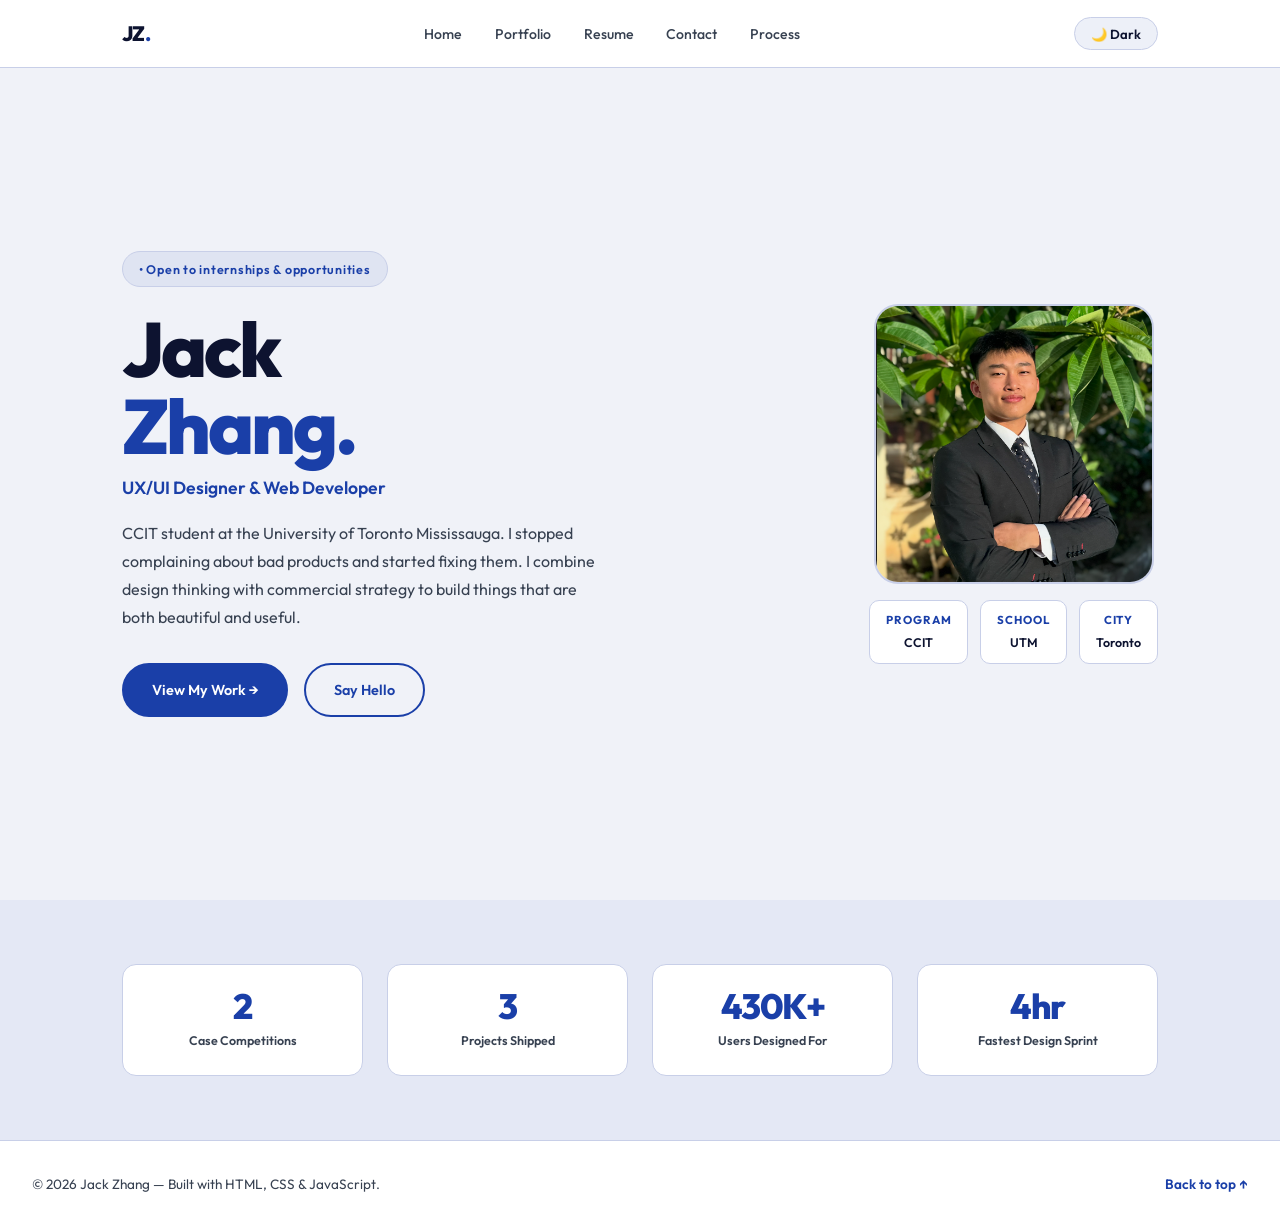
<file: index.html>
<!DOCTYPE html>
<html lang="en">
<head>
  <meta charset="UTF-8" />
  <meta name="viewport" content="width=device-width, initial-scale=1.0" />
  <title>Jack Zhang | Portfolio</title>
<link rel="stylesheet" href="style.css" />
</head>
<body>

  <!-- NAVIGATION -->
  <nav class="navbar">
    <div class="nav-container">
      <a href="index.html" class="nav-logo">JZ<span class="logo-dot">.</span></a>
      <button class="hamburger" id="hamburger" aria-label="Open navigation menu">&#9776;</button>
      <ul class="nav-links" id="nav-links">
        <li><a href="index.html" class="active">Home</a></li>
        <li><a href="portfolio.html">Portfolio</a></li>
        <li><a href="resume.html">Resume</a></li>
        <li><a href="contact.html">Contact</a></li>
        <li><a href="process.html">Process</a></li>
      </ul>
      <button class="dark-toggle" id="darkToggle">🌙 Dark</button>
    </div>
  </nav>

  <!-- HERO SECTION -->
  <main class="page-wrapper">
    <div class="hero">

      <!-- Left: Text content -->
      <div class="hero-content">
        <div class="hero-badge">&#x2022; Open to internships &amp; opportunities</div>
        <h1 class="hero-name">
          Jack<br>
          <span class="hero-name-accent">Zhang.</span>
        </h1>
        <p class="hero-role">UX/UI Designer &amp; Web Developer</p>
        <p class="hero-bio">
          CCIT student at the University of Toronto Mississauga.
          I stopped complaining about bad products and started fixing them.
          I combine design thinking with commercial strategy to build
          things that are both beautiful and useful.
        </p>
        <div class="hero-buttons">
          <a href="portfolio.html" class="btn btn-primary">View My Work &rarr;</a>
          <a href="contact.html" class="btn btn-outline">Say Hello</a>
        </div>
      </div>

      <!-- Right: Photo -->
      <div class="hero-photo-side">
        <div class="hero-photo-frame">
          <img src="images/Jack.png" alt="Jack Zhang" />
        </div>
        <div class="hero-info-cards">
          <div class="info-chip">
            <span class="info-chip-label">Program</span>
            <span class="info-chip-value">CCIT</span>
          </div>
          <div class="info-chip">
            <span class="info-chip-label">School</span>
            <span class="info-chip-value">UTM</span>
          </div>
          <div class="info-chip">
            <span class="info-chip-label">City</span>
            <span class="info-chip-value">Toronto</span>
          </div>
        </div>
      </div>

    </div>

    <!-- STATS STRIP -->
    <section class="home-about">
      <div class="container">
        <div class="facts-row">
          <div class="fact-card">
            <span class="fact-number">2</span>
            <span class="fact-label">Case Competitions</span>
          </div>
          <div class="fact-card">
            <span class="fact-number">3</span>
            <span class="fact-label">Projects Shipped</span>
          </div>
          <div class="fact-card">
            <span class="fact-number">430K+</span>
            <span class="fact-label">Users Designed For</span>
          </div>
          <div class="fact-card">
            <span class="fact-number">4hr</span>
            <span class="fact-label">Fastest Design Sprint</span>
          </div>
        </div>
      </div>
    </section>

  </main>

  <!-- FOOTER -->
  <footer class="footer">
    <p>&copy; 2026 Jack Zhang &mdash; Built with HTML, CSS &amp; JavaScript.</p>
    <a href="#" class="footer-top">Back to top &uarr;</a>
  </footer>

 <script src="script.js"></script>
</body>
</html>
</file>
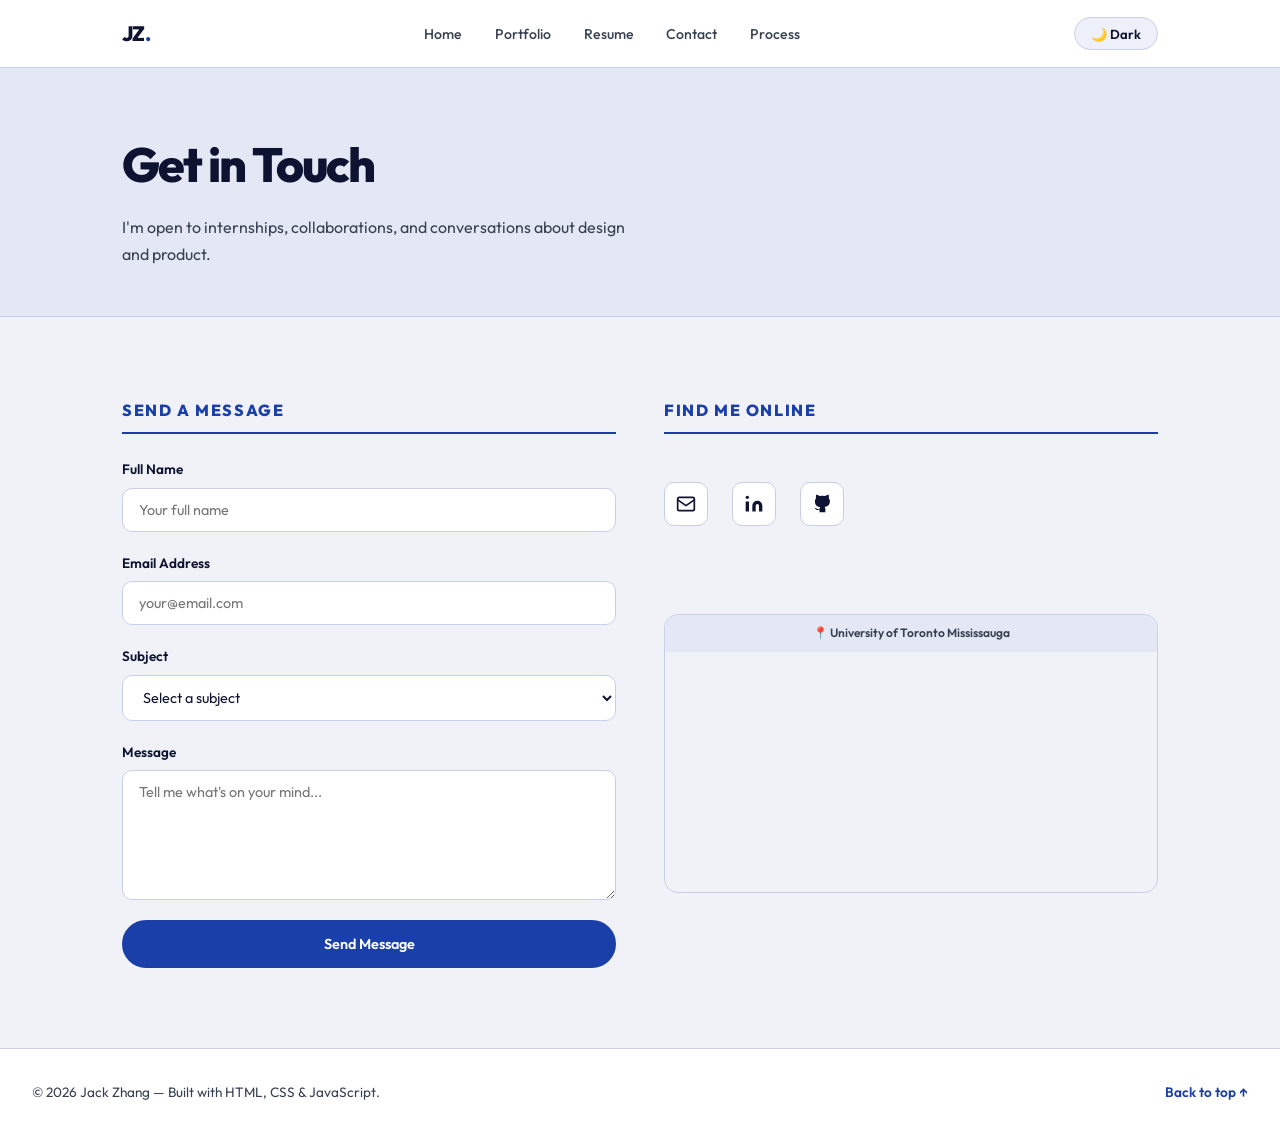
<file: contact.html>
<!DOCTYPE html>
<html lang="en">
<head>
  <meta charset="UTF-8" />
  <meta name="viewport" content="width=device-width, initial-scale=1.0" />
  <title>Contact | Jack Zhang</title>
<link rel="stylesheet" href="style.css" />
</head>
<body>

  <nav class="navbar">
    <div class="nav-container">
      <a href="index.html" class="nav-logo">JZ<span class="logo-dot">.</span></a>
      <button class="hamburger" id="hamburger" aria-label="Open navigation menu">&#9776;</button>
      <ul class="nav-links" id="nav-links">
        <li><a href="index.html">Home</a></li>
        <li><a href="portfolio.html">Portfolio</a></li>
        <li><a href="resume.html">Resume</a></li>
        <li><a href="contact.html" class="active">Contact</a></li>
        <li><a href="process.html">Process</a></li>
      </ul>
      <button class="dark-toggle" id="darkToggle">🌙 Dark</button>
    </div>
  </nav>

  <main class="page-wrapper">
    <div class="page-hero">
      <div class="container">
        <h1>Get in Touch</h1>
        <p>I'm open to internships, collaborations, and conversations about design and product.</p>
      </div>
    </div>

    <section class="section">
      <div class="container">
        <div class="contact-layout">

          <!-- LEFT: Form -->
          <div>
            <h2 class="resume-section-title">Send a Message</h2>
            <form class="contact-form" id="contact-form" action="#" method="post" novalidate>

              <div class="form-group">
                <label for="name">Full Name</label>
                <input type="text" id="name" name="name" placeholder="Your full name" required aria-required="true" />
              </div>

              <div class="form-group">
                <label for="email">Email Address</label>
                <input type="email" id="email" name="email" placeholder="your@email.com" required aria-required="true" />
              </div>

              <div class="form-group">
                <label for="subject">Subject</label>
                <select id="subject" name="subject" required aria-required="true">
                  <option value="" disabled selected>Select a subject</option>
                  <option value="internship">Internship Opportunity</option>
                  <option value="collaboration">Collaboration</option>
                  <option value="freelance">Freelance Project</option>
                  <option value="other">Other</option>
                </select>
              </div>

              <div class="form-group">
                <label for="message">Message</label>
                <textarea id="message" name="message" placeholder="Tell me what's on your mind..." required aria-required="true"></textarea>
              </div>

              <button type="submit" class="btn btn-primary">Send Message</button>
            </form>
          </div>

          <!-- RIGHT: Logo icons + map -->
          <div class="contact-info">
            <h2 class="resume-section-title">Find Me Online</h2>

            <!-- Logo-only icon links, no padding cards -->
            <div class="contact-icons-row">

              <!-- Email -->
              <!-- Email -->
                <a href="mailto:Azhejack@gmail.com" class="contact-icon-link" title="Email: Azhejack@gmail.com" aria-label="Send email to Azhejack@gmail.com">
                <svg xmlns="http://www.w3.org/2000/svg" width="20" height="20" viewBox="0 0 24 24" fill="none" stroke="currentColor" stroke-width="2" stroke-linecap="round" stroke-linejoin="round">
                  <rect x="2" y="4" width="20" height="16" rx="2"/>
                  <path d="M22 7l-10 7L2 7"/>
                </svg>
                </a>

              <!-- LinkedIn -->
              <a href="https://www.linkedin.com/in/jingzhe-zhang-9014a931b" target="_blank" rel="noopener" class="contact-icon-link" title="LinkedIn" aria-label="Visit LinkedIn profile">
                <!-- LinkedIn SVG -->
                <svg xmlns="http://www.w3.org/2000/svg" width="20" height="20" viewBox="0 0 24 24" fill="currentColor" aria-hidden="true">
                  <path d="M16 8a6 6 0 0 1 6 6v7h-4v-7a2 2 0 0 0-2-2 2 2 0 0 0-2 2v7h-4v-7a6 6 0 0 1 6-6z"/>
                  <rect x="2" y="9" width="4" height="12"/>
                  <circle cx="4" cy="4" r="2"/>
                </svg>
              </a>

              <!-- GitHub -->
              <a href="https://github.com/JazheZhang" target="_blank" rel="noopener" class="contact-icon-link" title="GitHub" aria-label="Visit GitHub profile">
                <!-- GitHub SVG -->
                <svg xmlns="http://www.w3.org/2000/svg" width="20" height="20" viewBox="0 0 24 24" fill="currentColor" aria-hidden="true">
                  <path d="M9 19c-5 1.5-5-2.5-7-3m14 6v-3.87a3.37 3.37 0 0 0-.94-2.61c3.14-.35 6.44-1.54 6.44-7A5.44 5.44 0 0 0 20 4.77 5.07 5.07 0 0 0 19.91 1S18.73.65 16 2.48a13.38 13.38 0 0 0-7 0C6.27.65 5.09 1 5.09 1A5.07 5.07 0 0 0 5 4.77a5.44 5.44 0 0 0-1.5 3.78c0 5.42 3.3 6.61 6.44 7A3.37 3.37 0 0 0 9 18.13V22"/>
                </svg>
              </a>

            </div>

            <!-- Embedded Google Map -->
            <div class="contact-embed">
              <div class="embed-label">&#128205; University of Toronto Mississauga</div>
              <iframe
                src="https://www.google.com/maps/embed?pb=!1m18!1m12!1m3!1d2889.0!2d-79.6634!3d43.5489!2m3!1f0!2f0!3f0!3m2!1i1024!2i768!4f13.1!3m3!1m2!1s0x882b47c4b3e7b1d3%3A0x6b5c7b5e8e8e8e8e!2sUniversity%20of%20Toronto%20Mississauga!5e0!3m2!1sen!2sca!4v1"
                height="240"
                allowfullscreen=""
                loading="lazy"
                referrerpolicy="no-referrer-when-downgrade"
                title="Map showing University of Toronto Mississauga campus location"
              ></iframe>
            </div>

          </div>
        </div>
      </div>
    </section>
  </main>

  <footer class="footer">
    <p>&copy; 2026 Jack Zhang &mdash; Built with HTML, CSS &amp; JavaScript.</p>
    <a href="#" class="footer-top">Back to top &uarr;</a>
  </footer>

<script src="script.js"></script>
</file>
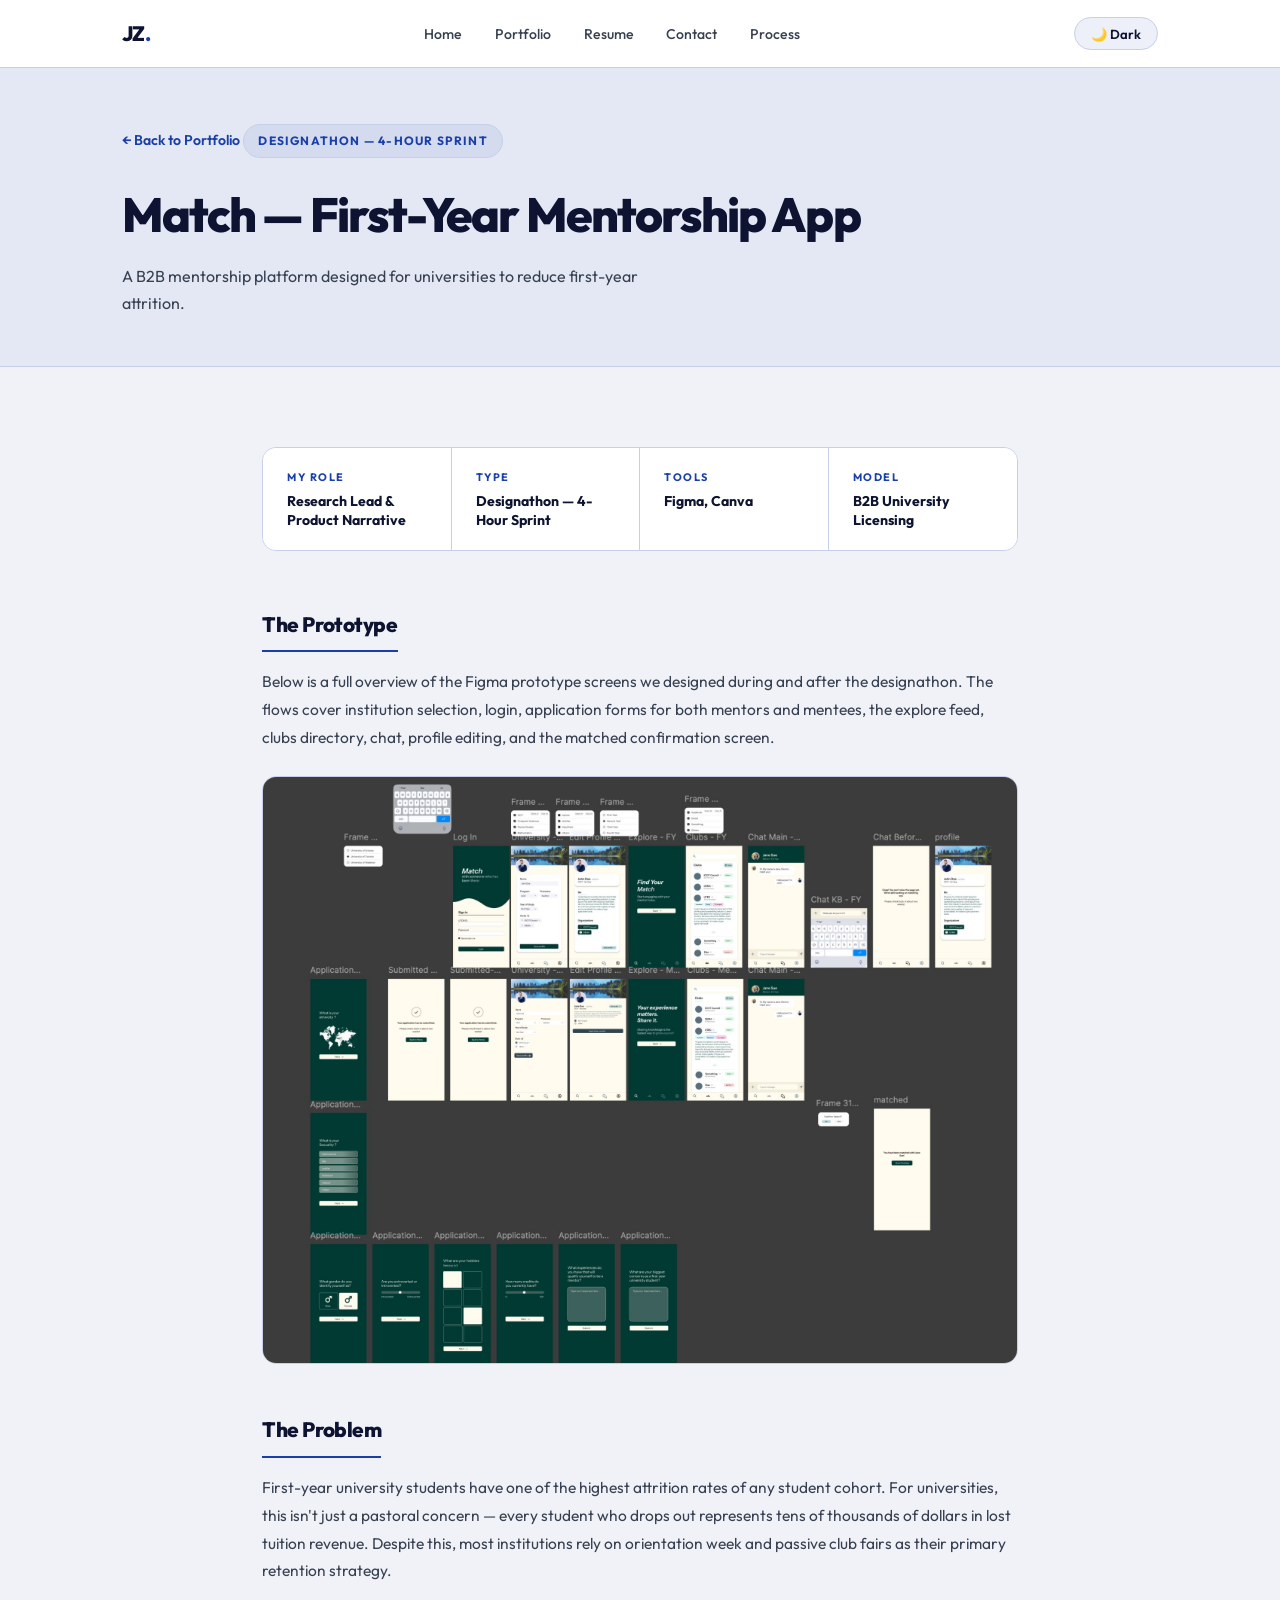
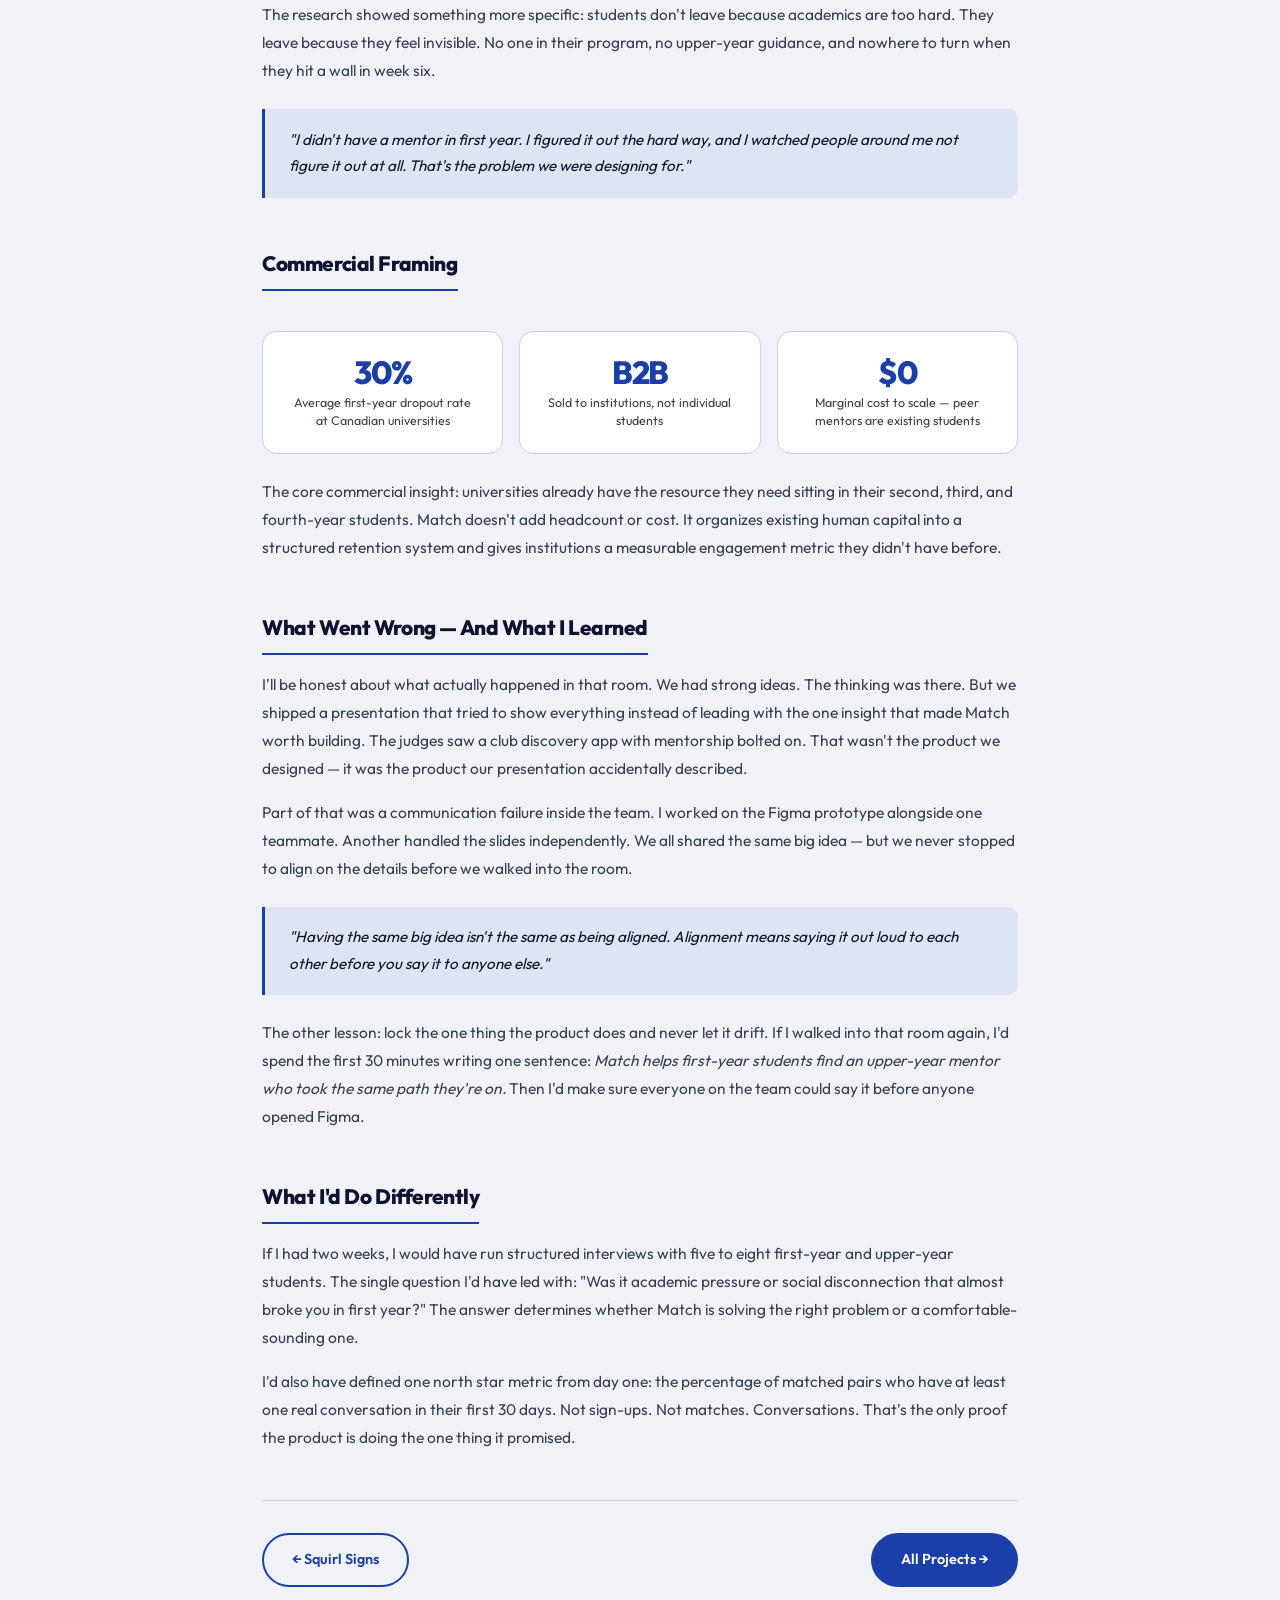
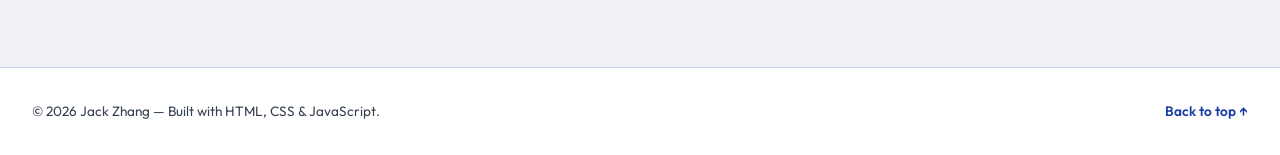
<file: match-case.html>
<!DOCTYPE html>
<html lang="en">
<head>
  <meta charset="UTF-8" />
  <meta name="viewport" content="width=device-width, initial-scale=1.0" />
  <title>Match | Jack Zhang</title>
<link rel="stylesheet" href="style.css" />
</head>
<body>

  <nav class="navbar">
    <div class="nav-container">
      <a href="index.html" class="nav-logo">JZ<span class="logo-dot">.</span></a>
      <button class="hamburger" id="hamburger" aria-label="Open navigation menu">&#9776;</button>
      <ul class="nav-links" id="nav-links">
        <li><a href="index.html">Home</a></li>
        <li><a href="portfolio.html" class="active">Portfolio</a></li>
        <li><a href="resume.html">Resume</a></li>
        <li><a href="contact.html">Contact</a></li>
        <li><a href="process.html">Process</a></li>
      </ul>
      <button class="dark-toggle" id="darkToggle">🌙 Dark</button>
    </div>
  </nav>

  <main class="page-wrapper">

    <div class="page-hero">
      <div class="container">
        <a href="portfolio.html" class="back-link">&larr; Back to Portfolio</a>
        <div class="case-tag">Designathon &mdash; 4-Hour Sprint</div>
        <h1>Match &mdash; First-Year Mentorship App</h1>
        <p>A B2B mentorship platform designed for universities to reduce first-year attrition.</p>
      </div>
    </div>

    <section class="section">
      <div class="container case-body">

        <div class="case-meta">
          <div class="case-meta-item">
            <span class="case-meta-label">My Role</span>
            <span class="case-meta-value">Research Lead &amp; Product Narrative</span>
          </div>
          <div class="case-meta-item">
            <span class="case-meta-label">Type</span>
            <span class="case-meta-value">Designathon &mdash; 4-Hour Sprint</span>
          </div>
          <div class="case-meta-item">
            <span class="case-meta-label">Tools</span>
            <span class="case-meta-value">Figma, Canva</span>
          </div>
          <div class="case-meta-item">
            <span class="case-meta-label">Model</span>
            <span class="case-meta-value">B2B University Licensing</span>
          </div>
        </div>

        <div class="case-section">
          <h2>The Prototype</h2>
          <p>Below is a full overview of the Figma prototype screens we designed during and after the designathon. The flows cover institution selection, login, application forms for both mentors and mentees, the explore feed, clubs directory, chat, profile editing, and the matched confirmation screen.</p>
          <div class="case-image-full">
            <img src="images/match-process.png" alt="Match Figma prototype overview showing all app screens: university selection, login, application flows, explore feed, clubs, chat, profile, and matched confirmation" />
          </div>
        </div>

        <div class="case-section">
          <h2>The Problem</h2>
          <p>First-year university students have one of the highest attrition rates of any student cohort. For universities, this isn't just a pastoral concern &mdash; every student who drops out represents tens of thousands of dollars in lost tuition revenue. Despite this, most institutions rely on orientation week and passive club fairs as their primary retention strategy.</p>
          <p>The research showed something more specific: students don't leave because academics are too hard. They leave because they feel invisible. No one in their program, no upper-year guidance, and nowhere to turn when they hit a wall in week six.</p>
          <div class="case-quote">"I didn't have a mentor in first year. I figured it out the hard way, and I watched people around me not figure it out at all. That's the problem we were designing for."</div>
        </div>

        <div class="case-section">
          <h2>Commercial Framing</h2>
          <div class="case-metrics">
            <div class="case-metric">
              <span class="case-metric-val">30%</span>
              <span class="case-metric-lbl">Average first-year dropout rate at Canadian universities</span>
            </div>
            <div class="case-metric">
              <span class="case-metric-val">B2B</span>
              <span class="case-metric-lbl">Sold to institutions, not individual students</span>
            </div>
            <div class="case-metric">
              <span class="case-metric-val">$0</span>
              <span class="case-metric-lbl">Marginal cost to scale &mdash; peer mentors are existing students</span>
            </div>
          </div>
          <p>The core commercial insight: universities already have the resource they need sitting in their second, third, and fourth-year students. Match doesn't add headcount or cost. It organizes existing human capital into a structured retention system and gives institutions a measurable engagement metric they didn't have before.</p>
        </div>

        <div class="case-section">
          <h2>What Went Wrong &mdash; And What I Learned</h2>
          <p>I'll be honest about what actually happened in that room. We had strong ideas. The thinking was there. But we shipped a presentation that tried to show everything instead of leading with the one insight that made Match worth building. The judges saw a club discovery app with mentorship bolted on. That wasn't the product we designed &mdash; it was the product our presentation accidentally described.</p>
          <p>Part of that was a communication failure inside the team. I worked on the Figma prototype alongside one teammate. Another handled the slides independently. We all shared the same big idea &mdash; but we never stopped to align on the details before we walked into the room.</p>
          <div class="case-quote">"Having the same big idea isn't the same as being aligned. Alignment means saying it out loud to each other before you say it to anyone else."</div>
          <p>The other lesson: lock the one thing the product does and never let it drift. If I walked into that room again, I'd spend the first 30 minutes writing one sentence: <em>Match helps first-year students find an upper-year mentor who took the same path they're on.</em> Then I'd make sure everyone on the team could say it before anyone opened Figma.</p>
        </div>

        <div class="case-section">
          <h2>What I'd Do Differently</h2>
          <p>If I had two weeks, I would have run structured interviews with five to eight first-year and upper-year students. The single question I'd have led with: "Was it academic pressure or social disconnection that almost broke you in first year?" The answer determines whether Match is solving the right problem or a comfortable-sounding one.</p>
          <p>I'd also have defined one north star metric from day one: the percentage of matched pairs who have at least one real conversation in their first 30 days. Not sign-ups. Not matches. Conversations. That's the only proof the product is doing the one thing it promised.</p>
        </div>

        <div class="case-nav">
          <a href="squirl-case.html" class="btn btn-outline">&larr; Squirl Signs</a>
          <a href="portfolio.html" class="btn btn-primary">All Projects &rarr;</a>
        </div>

      </div>
    </section>
  </main>

  <footer class="footer">
    <p>&copy; 2026 Jack Zhang &mdash; Built with HTML, CSS &amp; JavaScript.</p>
    <a href="#" class="footer-top">Back to top &uarr;</a>
  </footer>

<script src="script.js"></script>
</body>
</html>
</file>
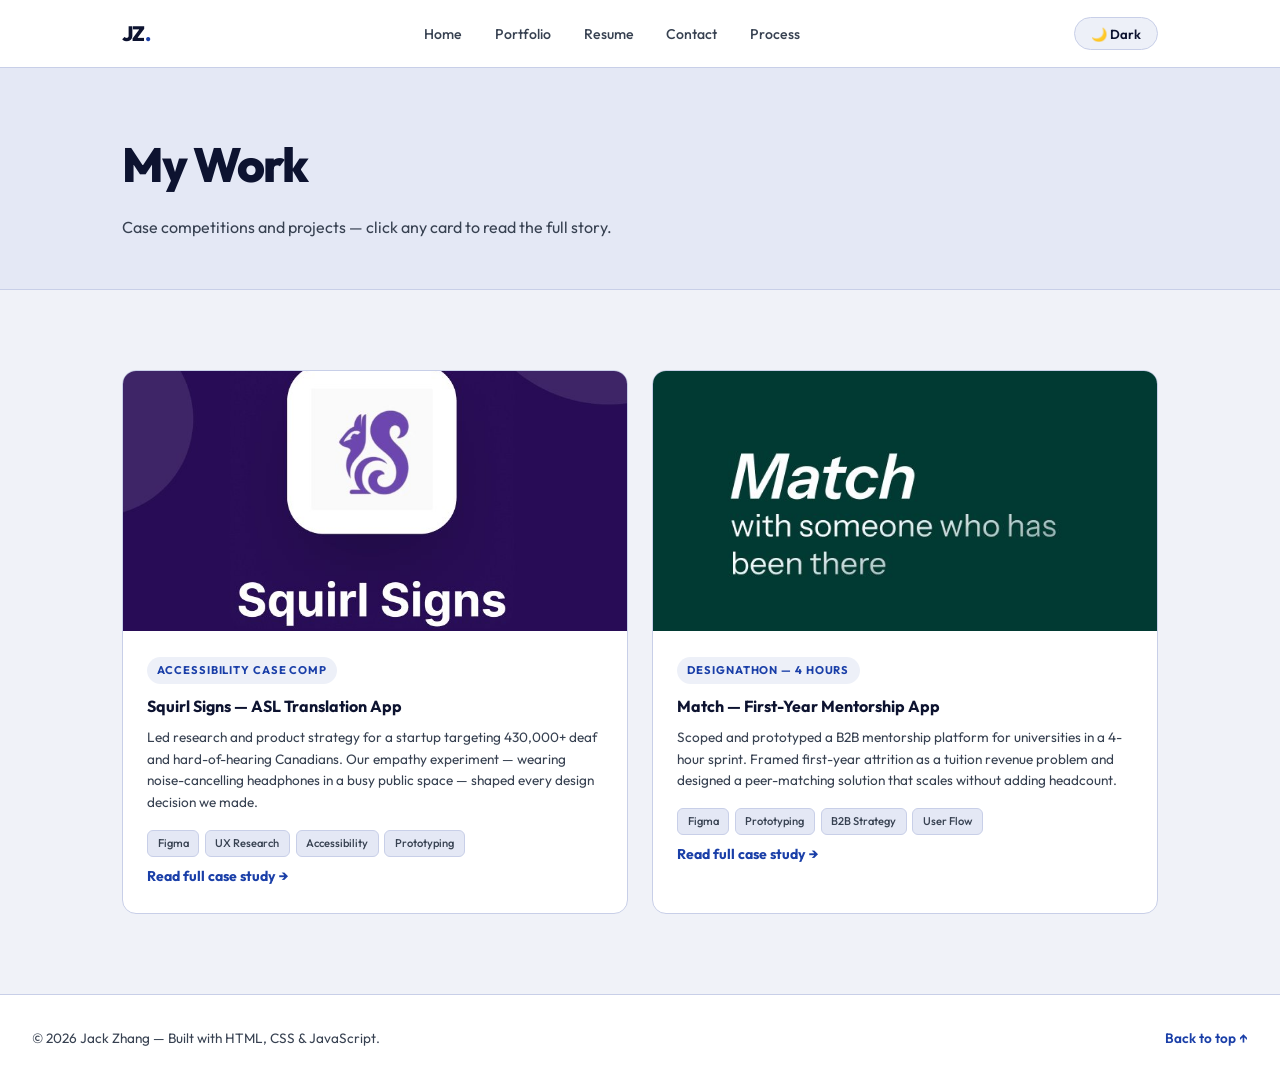
<file: portfolio.html>
<!DOCTYPE html>
<html lang="en">
<head>
  <meta charset="UTF-8" />
  <meta name="viewport" content="width=device-width, initial-scale=1.0" />
  <title>Portfolio | Jack Zhang</title>
<link rel="stylesheet" href="style.css" />
</head>
<body>

  <nav class="navbar">
    <div class="nav-container">
      <a href="index.html" class="nav-logo">JZ<span class="logo-dot">.</span></a>
      <button class="hamburger" id="hamburger" aria-label="Open navigation menu">&#9776;</button>
      <ul class="nav-links" id="nav-links">
        <li><a href="index.html">Home</a></li>
        <li><a href="portfolio.html" class="active">Portfolio</a></li>
        <li><a href="resume.html">Resume</a></li>
        <li><a href="contact.html">Contact</a></li>
        <li><a href="process.html">Process</a></li>
      </ul>
      <button class="dark-toggle" id="darkToggle">🌙 Dark</button>
    </div>
  </nav>

  <main class="page-wrapper">
    <div class="page-hero">
      <div class="container">
        <h1>My Work</h1>
        <p>Case competitions and projects — click any card to read the full story.</p>
      </div>
    </div>

    <section class="section">
      <div class="container">

        <div class="portfolio-grid portfolio-grid-2col">

          <!-- Squirl Signs -->
          <a href="squirl-case.html" class="portfolio-card portfolio-card-link">
            <div class="portfolio-card-img portfolio-card-img-tall">
              <div class="portfolio-card-overlay">
                <span class="overlay-cta">Read Case Study &rarr;</span>
              </div>
              <img src="images/squirl-cover.png" alt="Squirl Signs app — ASL translation mobile app splash screen showing the squirrel logo and tagline Bridging every conversation" />
            </div>
            <div class="portfolio-card-body">
              <div class="portfolio-card-tag">Accessibility Case Comp</div>
              <h3>Squirl Signs &mdash; ASL Translation App</h3>
              <p>
                Led research and product strategy for a startup targeting 430,000+ deaf
                and hard-of-hearing Canadians. Our empathy experiment &mdash; wearing
                noise-cancelling headphones in a busy public space &mdash; shaped every
                design decision we made.
              </p>
              <div class="portfolio-tags">
                <span class="tag">Figma</span>
                <span class="tag">UX Research</span>
                <span class="tag">Accessibility</span>
                <span class="tag">Prototyping</span>
              </div>
              <span class="card-read-more">Read full case study &rarr;</span>
            </div>
          </a>

          <!-- Match -->
          <a href="match-case.html" class="portfolio-card portfolio-card-link">
            <div class="portfolio-card-img portfolio-card-img-tall">
              <div class="portfolio-card-overlay">
                <span class="overlay-cta">Read Case Study &rarr;</span>
              </div>
              <img src="images/match-cover.png" alt="Match app — dark green splash screen with tagline: Match with someone who has been there" />
            </div>
            <div class="portfolio-card-body">
              <div class="portfolio-card-tag">Designathon &mdash; 4 Hours</div>
              <h3>Match &mdash; First-Year Mentorship App</h3>
              <p>
                Scoped and prototyped a B2B mentorship platform for universities in
                a 4-hour sprint. Framed first-year attrition as a tuition revenue problem
                and designed a peer-matching solution that scales without adding headcount.
              </p>
              <div class="portfolio-tags">
                <span class="tag">Figma</span>
                <span class="tag">Prototyping</span>
                <span class="tag">B2B Strategy</span>
                <span class="tag">User Flow</span>
              </div>
              <span class="card-read-more">Read full case study &rarr;</span>
            </div>
          </a>

        </div>
      </div>
    </section>
  </main>

  <footer class="footer">
    <p>&copy; 2026 Jack Zhang &mdash; Built with HTML, CSS &amp; JavaScript.</p>
    <a href="#" class="footer-top">Back to top &uarr;</a>
  </footer>

<script src="script.js"></script>
</body>
</html>
</file>
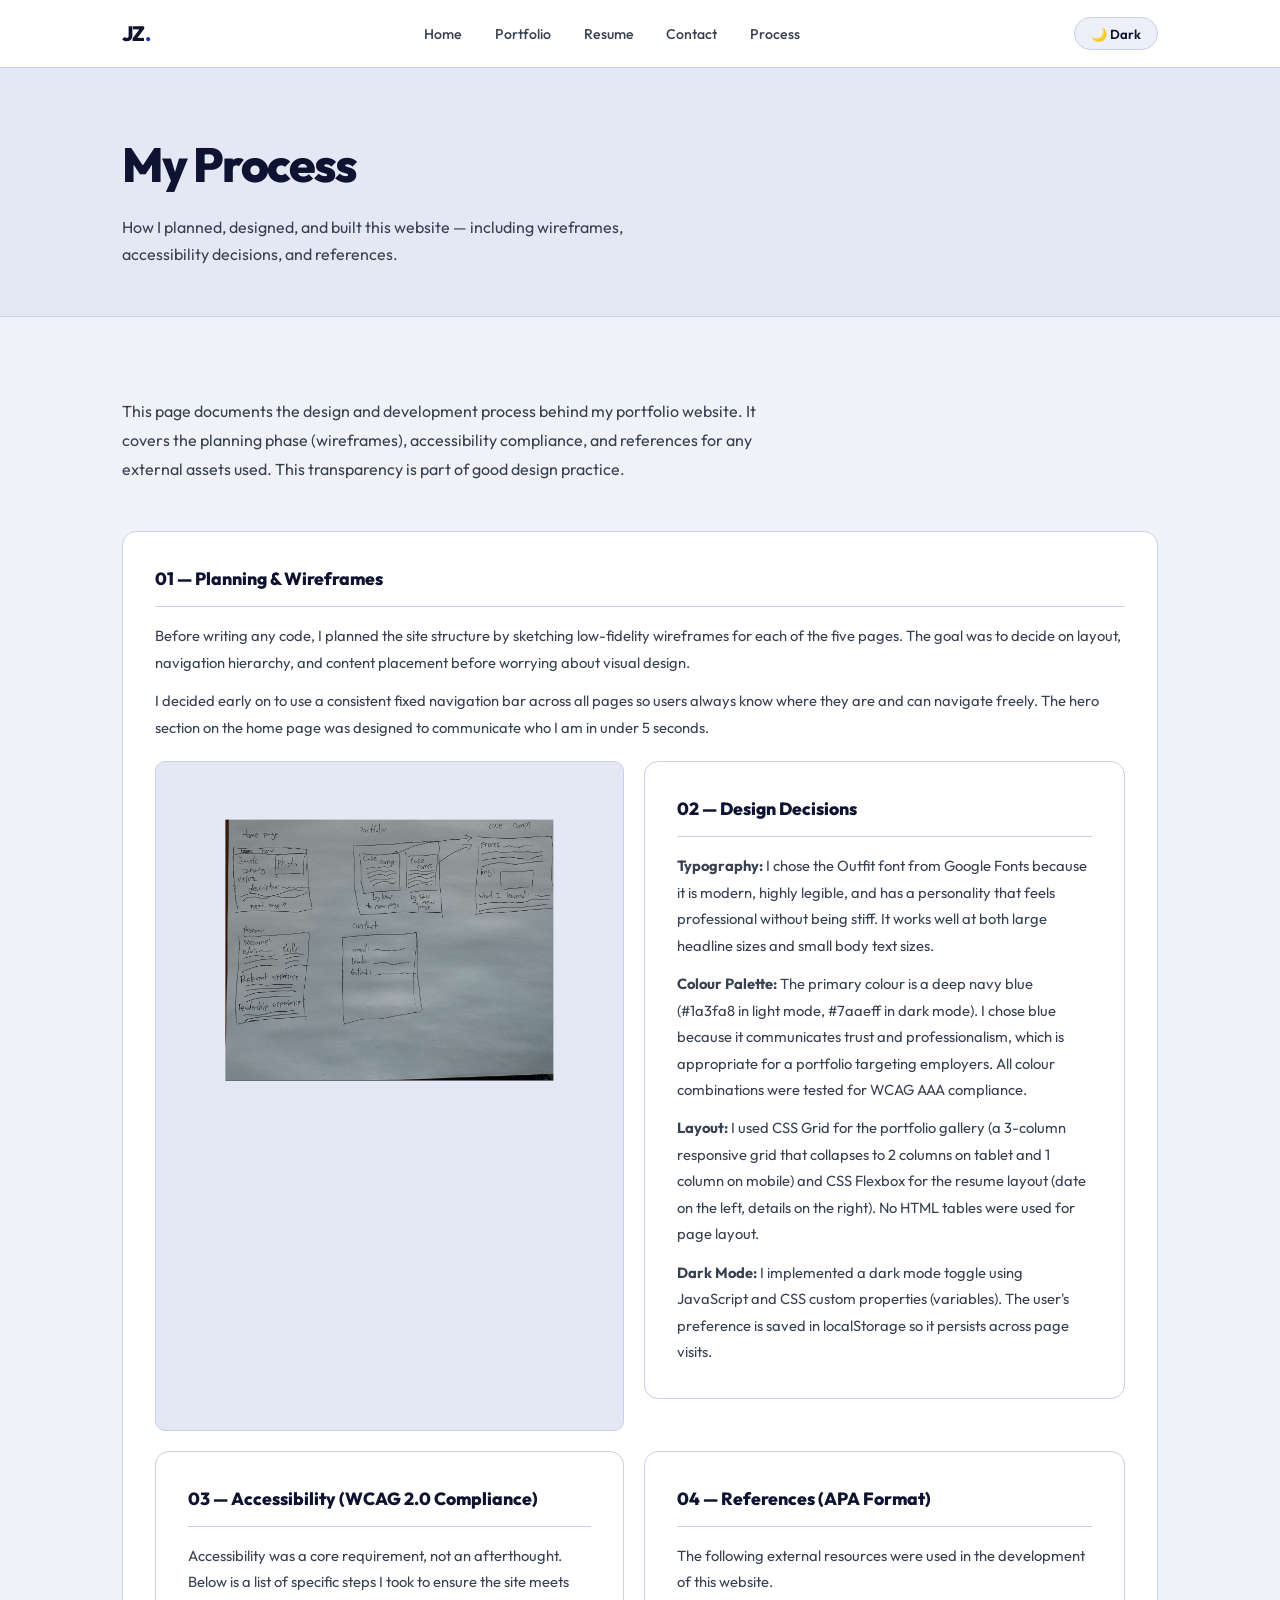
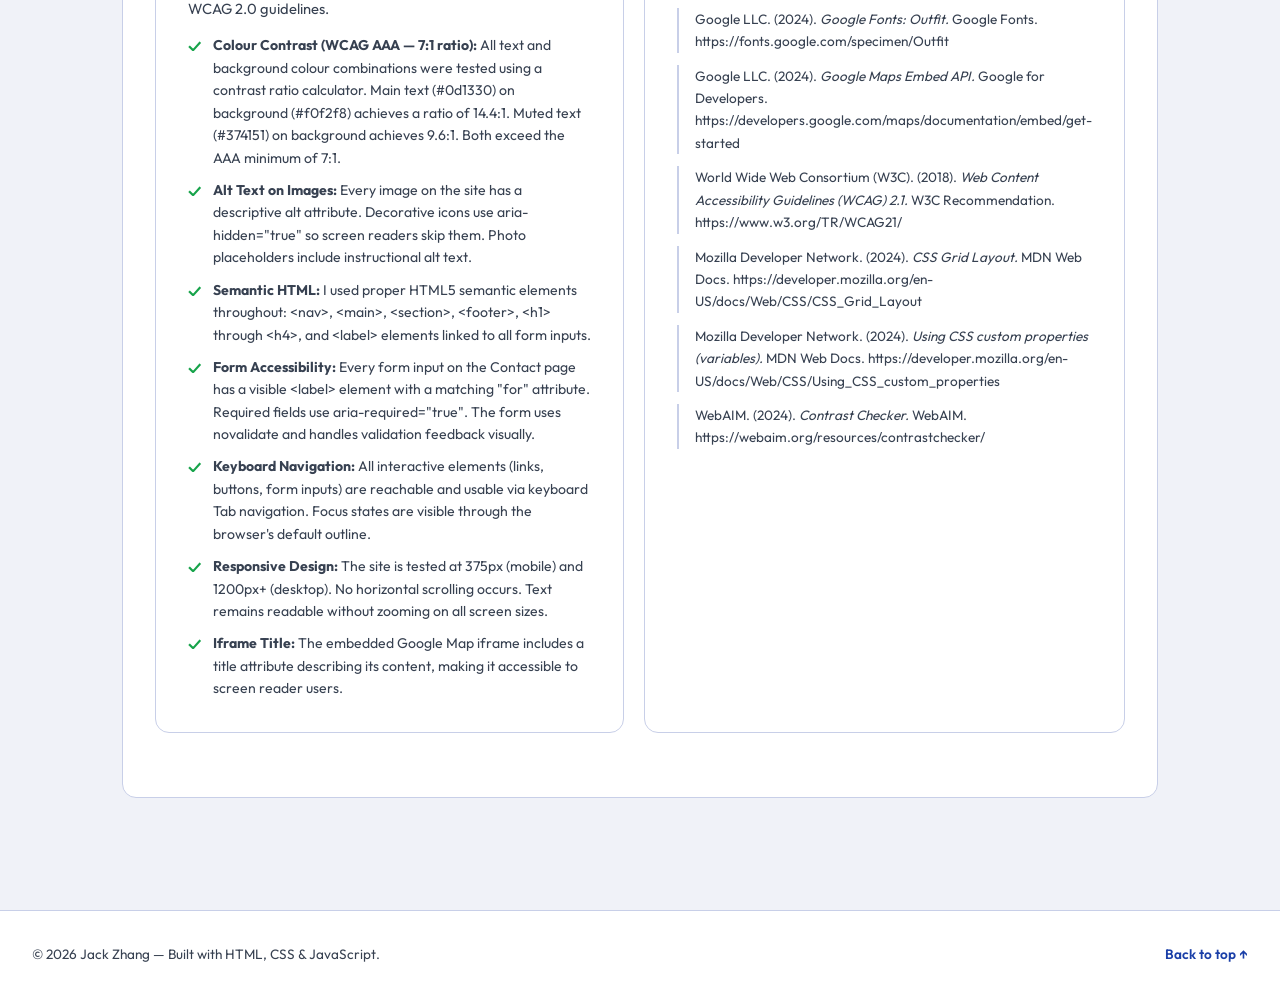
<file: process.html>
<!DOCTYPE html>
<html lang="en">
<head>
  <meta charset="UTF-8" />
  <meta name="viewport" content="width=device-width, initial-scale=1.0" />
  <title>Process | Jack Zhang</title>
<link rel="stylesheet" href="style.css" />
</head>
<body>

  <!-- NAVIGATION -->
  <nav class="navbar">
    <div class="nav-container">
      <a href="index.html" class="nav-logo">JZ<span class="logo-dot">.</span></a>
      <button class="hamburger" id="hamburger" aria-label="Open navigation menu">&#9776;</button>
      <ul class="nav-links" id="nav-links">
        <li><a href="index.html">Home</a></li>
        <li><a href="portfolio.html">Portfolio</a></li>
        <li><a href="resume.html">Resume</a></li>
        <li><a href="contact.html">Contact</a></li>
        <li><a href="process.html" class="active">Process</a></li>
      </ul>
      <button class="dark-toggle" id="darkToggle">🌙 Dark</button>
    </div>
  </nav>

  <main class="page-wrapper">

    <!-- PAGE HERO -->
    <div class="page-hero">
      <div class="container">
        <h1>My Process</h1>
        <p>How I planned, designed, and built this website — including wireframes, accessibility decisions, and references.</p>
      </div>
    </div>

    <section class="section">
      <div class="container">

        <p class="process-intro">
          This page documents the design and development process behind my portfolio website.
          It covers the planning phase (wireframes), accessibility compliance, and references
          for any external assets used. This transparency is part of good design practice.
        </p>

        <!-- SECTION 1: PLANNING & WIREFRAMES -->
        <div class="process-block">
          <h3>01 &mdash; Planning &amp; Wireframes</h3>
          <p>
            Before writing any code, I planned the site structure by sketching low-fidelity
            wireframes for each of the five pages. The goal was to decide on layout,
            navigation hierarchy, and content placement before worrying about visual design.
          </p>
          <p>
            I decided early on to use a consistent fixed navigation bar across all pages
            so users always know where they are and can navigate freely. The hero section
            on the home page was designed to communicate who I am in under 5 seconds.
          </p>

          <!-- Real wireframe/process images -->
          <div class="wireframe-grid">
            <div class="wireframe-item">
            <img src="images/Process.png" style="transform: rotate(-90deg); width: 60%; display: block; margin: auto; transform-origin: center center;" alt="Hand-drawn wireframe sketches for portfolio site layout"/>
            </div>

        <!-- SECTION 2: DESIGN DECISIONS -->
        <div class="process-block">
          <h3>02 &mdash; Design Decisions</h3>
          <p>
            <strong>Typography:</strong> I chose the Outfit font from Google Fonts because
            it is modern, highly legible, and has a personality that feels professional
            without being stiff. It works well at both large headline sizes and small
            body text sizes.
          </p>
          <p>
            <strong>Colour Palette:</strong> The primary colour is a deep navy blue
            (#1a3fa8 in light mode, #7aaeff in dark mode). I chose blue because it
            communicates trust and professionalism, which is appropriate for a portfolio
            targeting employers. All colour combinations were tested for WCAG AAA compliance.
          </p>
          <p>
            <strong>Layout:</strong> I used CSS Grid for the portfolio gallery (a 3-column
            responsive grid that collapses to 2 columns on tablet and 1 column on mobile)
            and CSS Flexbox for the resume layout (date on the left, details on the right).
            No HTML tables were used for page layout.
          </p>
          <p>
            <strong>Dark Mode:</strong> I implemented a dark mode toggle using JavaScript
            and CSS custom properties (variables). The user's preference is saved in
            localStorage so it persists across page visits.
          </p>
        </div>

        <!-- SECTION 3: ACCESSIBILITY -->
        <div class="process-block">
          <h3>03 &mdash; Accessibility (WCAG 2.0 Compliance)</h3>
          <p>
            Accessibility was a core requirement, not an afterthought. Below is a list
            of specific steps I took to ensure the site meets WCAG 2.0 guidelines.
          </p>

          <div class="a11y-list">
            <div class="a11y-item">
              <span class="a11y-check" aria-hidden="true">&#10003;</span>
              <span>
                <strong>Colour Contrast (WCAG AAA — 7:1 ratio):</strong> All text and
                background colour combinations were tested using a contrast ratio calculator.
                Main text (#0d1330) on background (#f0f2f8) achieves a ratio of 14.4:1.
                Muted text (#374151) on background achieves 9.6:1. Both exceed the AAA
                minimum of 7:1.
              </span>
            </div>
            <div class="a11y-item">
              <span class="a11y-check" aria-hidden="true">&#10003;</span>
              <span>
                <strong>Alt Text on Images:</strong> Every image on the site has a
                descriptive alt attribute. Decorative icons use aria-hidden="true" so
                screen readers skip them. Photo placeholders include instructional alt text.
              </span>
            </div>
            <div class="a11y-item">
              <span class="a11y-check" aria-hidden="true">&#10003;</span>
              <span>
                <strong>Semantic HTML:</strong> I used proper HTML5 semantic elements
                throughout: &lt;nav&gt;, &lt;main&gt;, &lt;section&gt;, &lt;footer&gt;,
                &lt;h1&gt; through &lt;h4&gt;, and &lt;label&gt; elements linked to
                all form inputs.
              </span>
            </div>
            <div class="a11y-item">
              <span class="a11y-check" aria-hidden="true">&#10003;</span>
              <span>
                <strong>Form Accessibility:</strong> Every form input on the Contact page
                has a visible &lt;label&gt; element with a matching "for" attribute.
                Required fields use aria-required="true". The form uses novalidate and
                handles validation feedback visually.
              </span>
            </div>
            <div class="a11y-item">
              <span class="a11y-check" aria-hidden="true">&#10003;</span>
              <span>
                <strong>Keyboard Navigation:</strong> All interactive elements (links,
                buttons, form inputs) are reachable and usable via keyboard Tab navigation.
                Focus states are visible through the browser's default outline.
              </span>
            </div>
            <div class="a11y-item">
              <span class="a11y-check" aria-hidden="true">&#10003;</span>
              <span>
                <strong>Responsive Design:</strong> The site is tested at 375px (mobile)
                and 1200px+ (desktop). No horizontal scrolling occurs. Text remains
                readable without zooming on all screen sizes.
              </span>
            </div>
            <div class="a11y-item">
              <span class="a11y-check" aria-hidden="true">&#10003;</span>
              <span>
                <strong>Iframe Title:</strong> The embedded Google Map iframe includes
                a title attribute describing its content, making it accessible to
                screen reader users.
              </span>
            </div>
          </div>
        </div>

        <!-- SECTION 4: REFERENCES -->
        <div class="process-block">
          <h3>04 &mdash; References (APA Format)</h3>
          <p>
            The following external resources were used in the development of this website.
          </p>

          <div class="references-list">

            <div class="reference-item">
              Google LLC. (2024). <em>Google Fonts: Outfit.</em> Google Fonts.
              https://fonts.google.com/specimen/Outfit
            </div>

            <div class="reference-item">
              Google LLC. (2024). <em>Google Maps Embed API.</em> Google for Developers.
              https://developers.google.com/maps/documentation/embed/get-started
            </div>

            <div class="reference-item">
              World Wide Web Consortium (W3C). (2018). <em>Web Content Accessibility
              Guidelines (WCAG) 2.1.</em> W3C Recommendation.
              https://www.w3.org/TR/WCAG21/
            </div>

            <div class="reference-item">
              Mozilla Developer Network. (2024). <em>CSS Grid Layout.</em>
              MDN Web Docs. https://developer.mozilla.org/en-US/docs/Web/CSS/CSS_Grid_Layout
            </div>

            <div class="reference-item">
              Mozilla Developer Network. (2024). <em>Using CSS custom properties (variables).</em>
              MDN Web Docs.
              https://developer.mozilla.org/en-US/docs/Web/CSS/Using_CSS_custom_properties
            </div>

            <div class="reference-item">
              WebAIM. (2024). <em>Contrast Checker.</em> WebAIM.
              https://webaim.org/resources/contrastchecker/
            </div>

          </div>
        </div>

      </div>
    </section>

  </main>

  <!-- FOOTER -->
  <footer class="footer">
    <p>&copy; 2026 Jack Zhang &mdash; Built with HTML, CSS &amp; JavaScript.</p>
    <a href="#" class="footer-top">Back to top &uarr;</a>
  </footer>

<script src="script.js"></script>
</body>
</html>
</file>
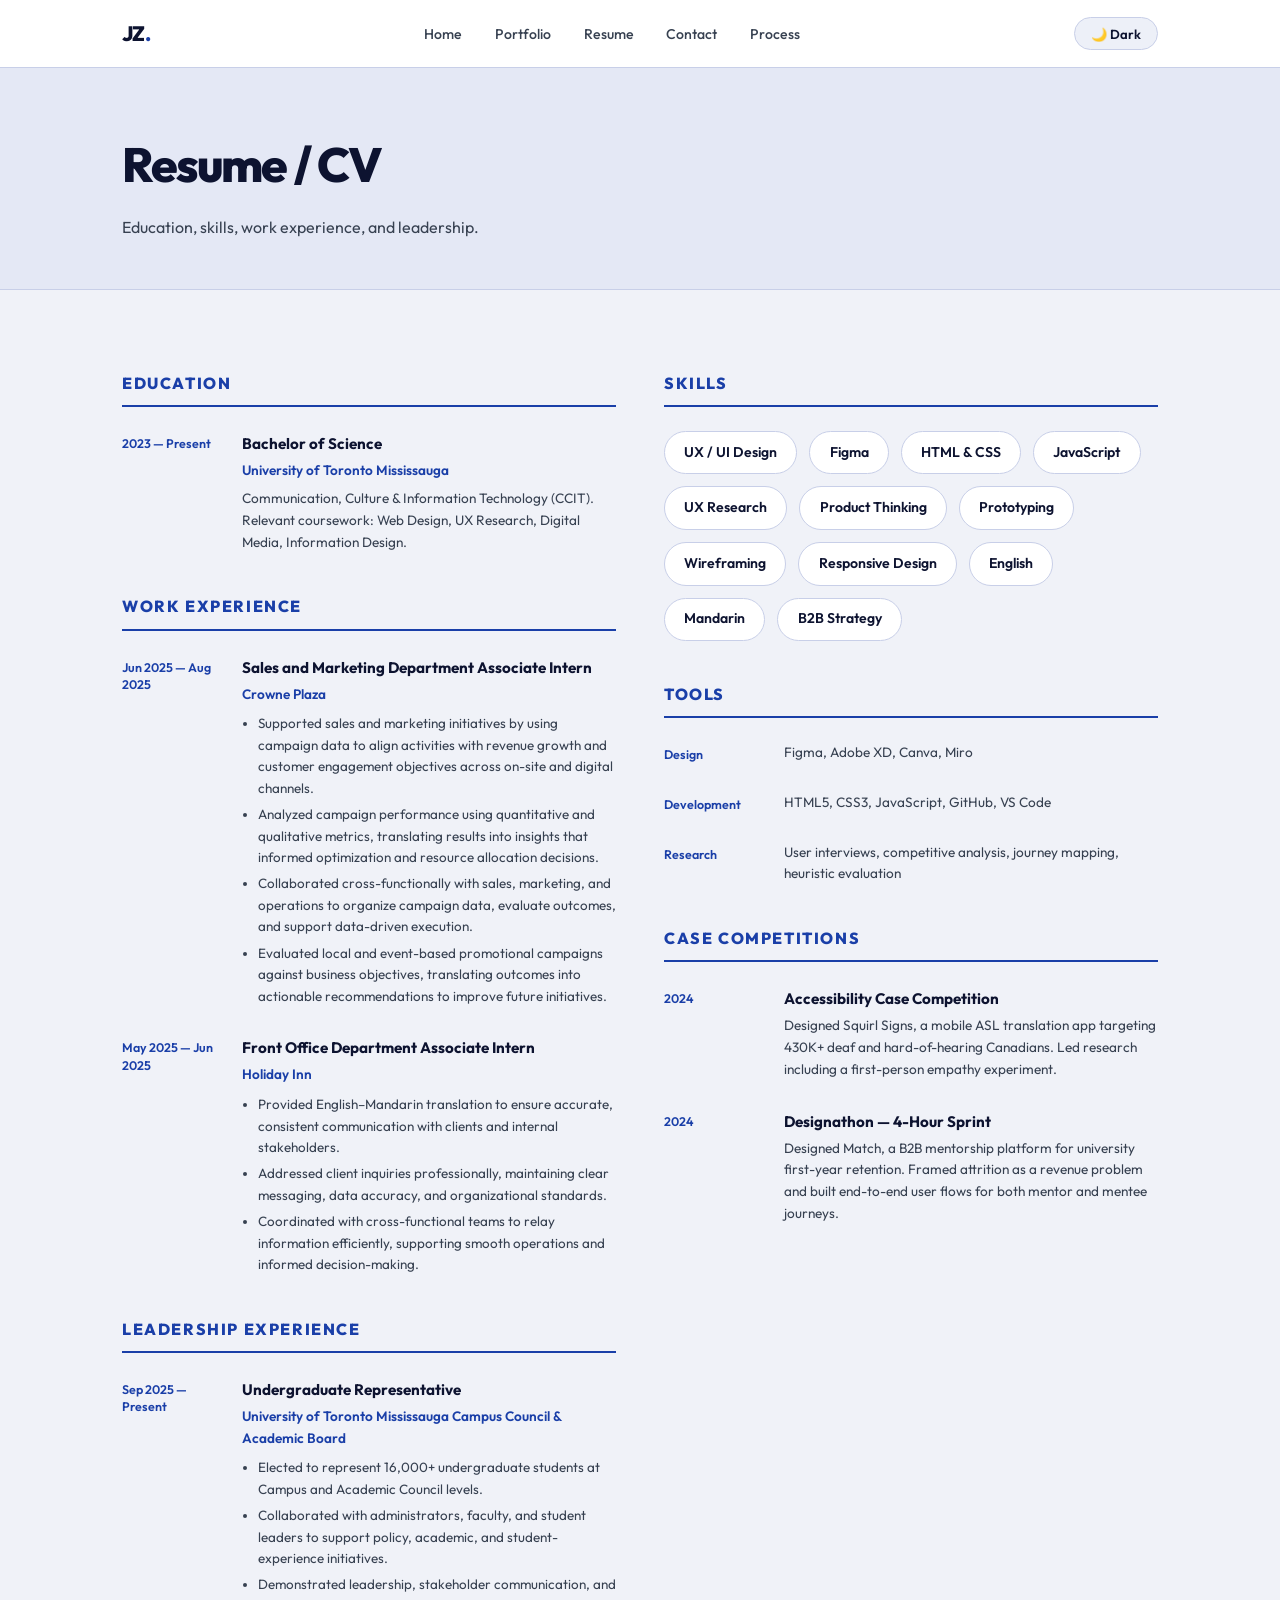
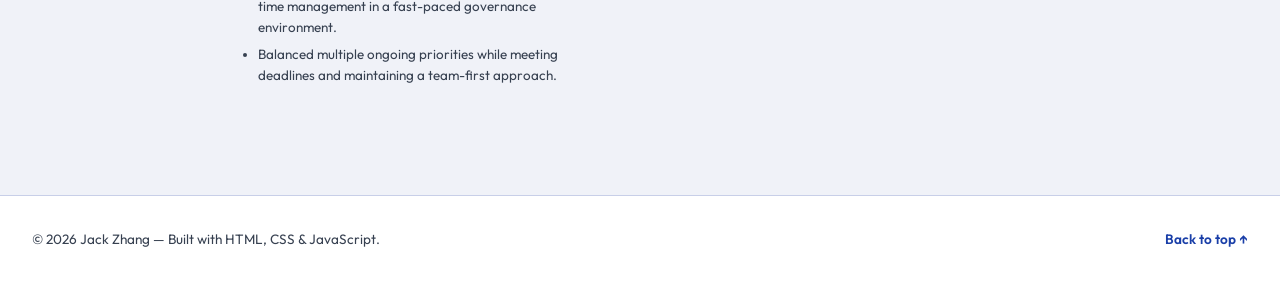
<file: resume.html>
<!DOCTYPE html>
<html lang="en">
<head>
  <meta charset="UTF-8" />
  <meta name="viewport" content="width=device-width, initial-scale=1.0" />
  <title>Resume | Jack Zhang</title>
<link rel="stylesheet" href="style.css" />
</head>
<body>

  <nav class="navbar">
    <div class="nav-container">
      <a href="index.html" class="nav-logo">JZ<span class="logo-dot">.</span></a>
      <button class="hamburger" id="hamburger" aria-label="Open navigation menu">&#9776;</button>
      <ul class="nav-links" id="nav-links">
        <li><a href="index.html">Home</a></li>
        <li><a href="portfolio.html">Portfolio</a></li>
        <li><a href="resume.html" class="active">Resume</a></li>
        <li><a href="contact.html">Contact</a></li>
        <li><a href="process.html">Process</a></li>
      </ul>
      <button class="dark-toggle" id="darkToggle">🌙 Dark</button>
    </div>
  </nav>

  <main class="page-wrapper">
    <div class="page-hero">
      <div class="container">
        <h1>Resume / CV</h1>
        <p>Education, skills, work experience, and leadership.</p>
      </div>
    </div>

    <section class="section">
      <div class="container">
        <div class="resume-grid">

          <!-- LEFT COLUMN -->
          <div class="resume-left">

            <!-- Education -->
            <h2 class="resume-section-title">Education</h2>

            <div class="resume-entry">
              <div class="resume-date">2023 &mdash; Present</div>
              <div class="resume-details">
                <h4>Bachelor of Science</h4>
                <p class="institution">University of Toronto Mississauga</p>
                <p>Communication, Culture &amp; Information Technology (CCIT). Relevant coursework: Web Design, UX Research, Digital Media, Information Design.</p>
              </div>
            </div>

            <!-- Work Experience -->
            <h2 class="resume-section-title" style="margin-top: 2.5rem;">Work Experience</h2>

            <div class="resume-entry">
              <div class="resume-date">Jun 2025 &mdash; Aug 2025</div>
              <div class="resume-details">
                <h4>Sales and Marketing Department Associate Intern</h4>
                <p class="institution">Crowne Plaza</p>
                <ul class="resume-bullet-list">
                  <li>Supported sales and marketing initiatives by using campaign data to align activities with revenue growth and customer engagement objectives across on-site and digital channels.</li>
                  <li>Analyzed campaign performance using quantitative and qualitative metrics, translating results into insights that informed optimization and resource allocation decisions.</li>
                  <li>Collaborated cross-functionally with sales, marketing, and operations to organize campaign data, evaluate outcomes, and support data-driven execution.</li>
                  <li>Evaluated local and event-based promotional campaigns against business objectives, translating outcomes into actionable recommendations to improve future initiatives.</li>
                </ul>
              </div>
            </div>

            <div class="resume-entry">
              <div class="resume-date">May 2025 &mdash; Jun 2025</div>
              <div class="resume-details">
                <h4>Front Office Department Associate Intern</h4>
                <p class="institution">Holiday Inn</p>
                <ul class="resume-bullet-list">
                  <li>Provided English&ndash;Mandarin translation to ensure accurate, consistent communication with clients and internal stakeholders.</li>
                  <li>Addressed client inquiries professionally, maintaining clear messaging, data accuracy, and organizational standards.</li>
                  <li>Coordinated with cross-functional teams to relay information efficiently, supporting smooth operations and informed decision-making.</li>
                </ul>
              </div>
            </div>

            <!-- Leadership -->
            <h2 class="resume-section-title" style="margin-top: 2.5rem;">Leadership Experience</h2>

            <div class="resume-entry">
              <div class="resume-date">Sep 2025 &mdash; Present</div>
              <div class="resume-details">
                <h4>Undergraduate Representative</h4>
                <p class="institution">University of Toronto Mississauga Campus Council &amp; Academic Board</p>
                <ul class="resume-bullet-list">
                  <li>Elected to represent 16,000+ undergraduate students at Campus and Academic Council levels.</li>
                  <li>Collaborated with administrators, faculty, and student leaders to support policy, academic, and student-experience initiatives.</li>
                  <li>Demonstrated leadership, stakeholder communication, and time management in a fast-paced governance environment.</li>
                  <li>Balanced multiple ongoing priorities while meeting deadlines and maintaining a team-first approach.</li>
                </ul>
              </div>
            </div>

          </div>

          <!-- RIGHT COLUMN -->
          <div class="resume-right">

            <!-- Skills — simple pills, no bars -->
            <h2 class="resume-section-title">Skills</h2>
            <div class="skills-pills">
              <span class="skill-pill">UX / UI Design</span>
              <span class="skill-pill">Figma</span>
              <span class="skill-pill">HTML &amp; CSS</span>
              <span class="skill-pill">JavaScript</span>
              <span class="skill-pill">UX Research</span>
              <span class="skill-pill">Product Thinking</span>
              <span class="skill-pill">Prototyping</span>
              <span class="skill-pill">Wireframing</span>
              <span class="skill-pill">Responsive Design</span>
              <span class="skill-pill">English</span>
              <span class="skill-pill">Mandarin</span>
              <span class="skill-pill">B2B Strategy</span>
            </div>

            <!-- Tools -->
            <h2 class="resume-section-title" style="margin-top: 2.5rem;">Tools</h2>
            <div class="resume-entry">
              <div class="resume-date">Design</div>
              <div class="resume-details">
                <p>Figma, Adobe XD, Canva, Miro</p>
              </div>
            </div>
            <div class="resume-entry">
              <div class="resume-date">Development</div>
              <div class="resume-details">
                <p>HTML5, CSS3, JavaScript, GitHub, VS Code</p>
              </div>
            </div>
            <div class="resume-entry">
              <div class="resume-date">Research</div>
              <div class="resume-details">
                <p>User interviews, competitive analysis, journey mapping, heuristic evaluation</p>
              </div>
            </div>

            <!-- Case Competitions -->
            <h2 class="resume-section-title" style="margin-top: 2.5rem;">Case Competitions</h2>

            <div class="resume-entry">
              <div class="resume-date">2024</div>
              <div class="resume-details">
                <h4>Accessibility Case Competition</h4>
                <p>Designed Squirl Signs, a mobile ASL translation app targeting 430K+ deaf and hard-of-hearing Canadians. Led research including a first-person empathy experiment.</p>
              </div>
            </div>

            <div class="resume-entry">
              <div class="resume-date">2024</div>
              <div class="resume-details">
                <h4>Designathon &mdash; 4-Hour Sprint</h4>
                <p>Designed Match, a B2B mentorship platform for university first-year retention. Framed attrition as a revenue problem and built end-to-end user flows for both mentor and mentee journeys.</p>
              </div>
            </div>

          </div>

        </div>
      </div>
    </section>
  </main>

  <footer class="footer">
    <p>&copy; 2026 Jack Zhang &mdash; Built with HTML, CSS &amp; JavaScript.</p>
    <a href="#" class="footer-top">Back to top &uarr;</a>
  </footer>

<script src="script.js"></script>
</body>
</html>
</file>
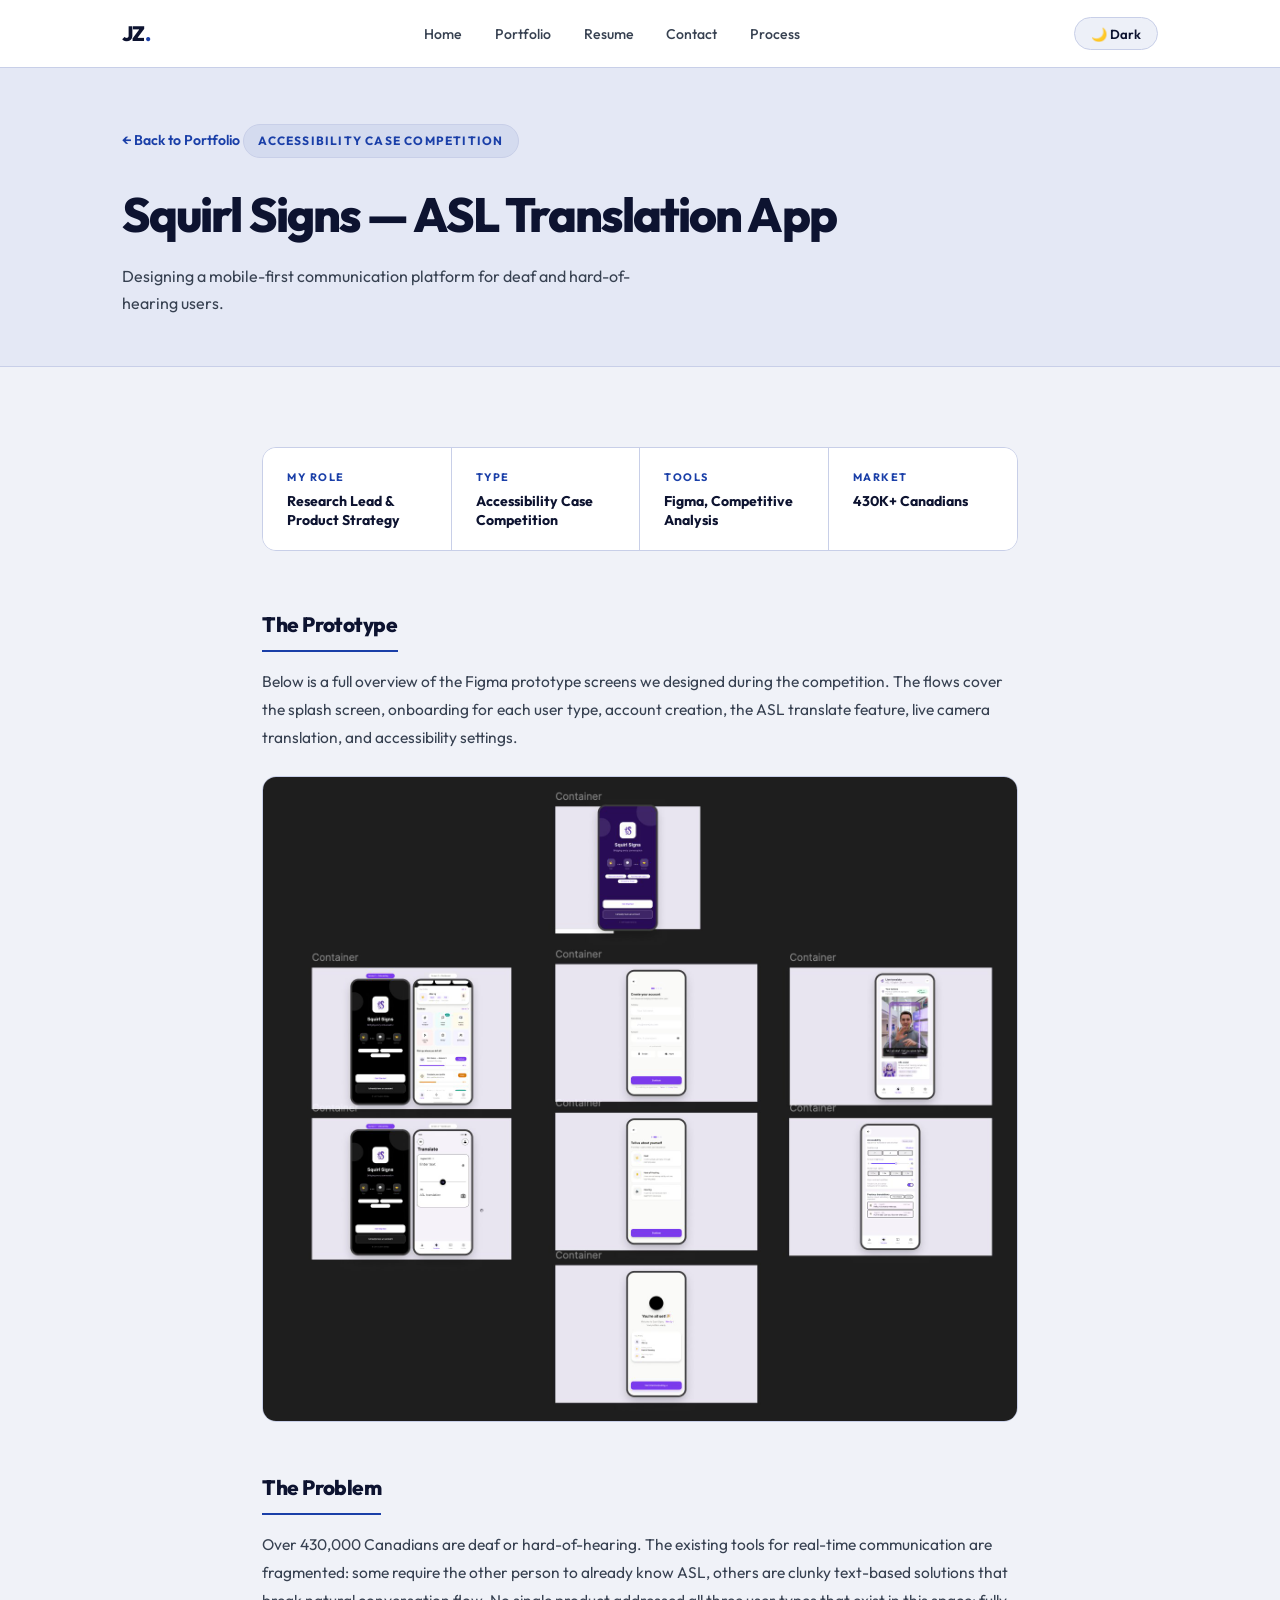
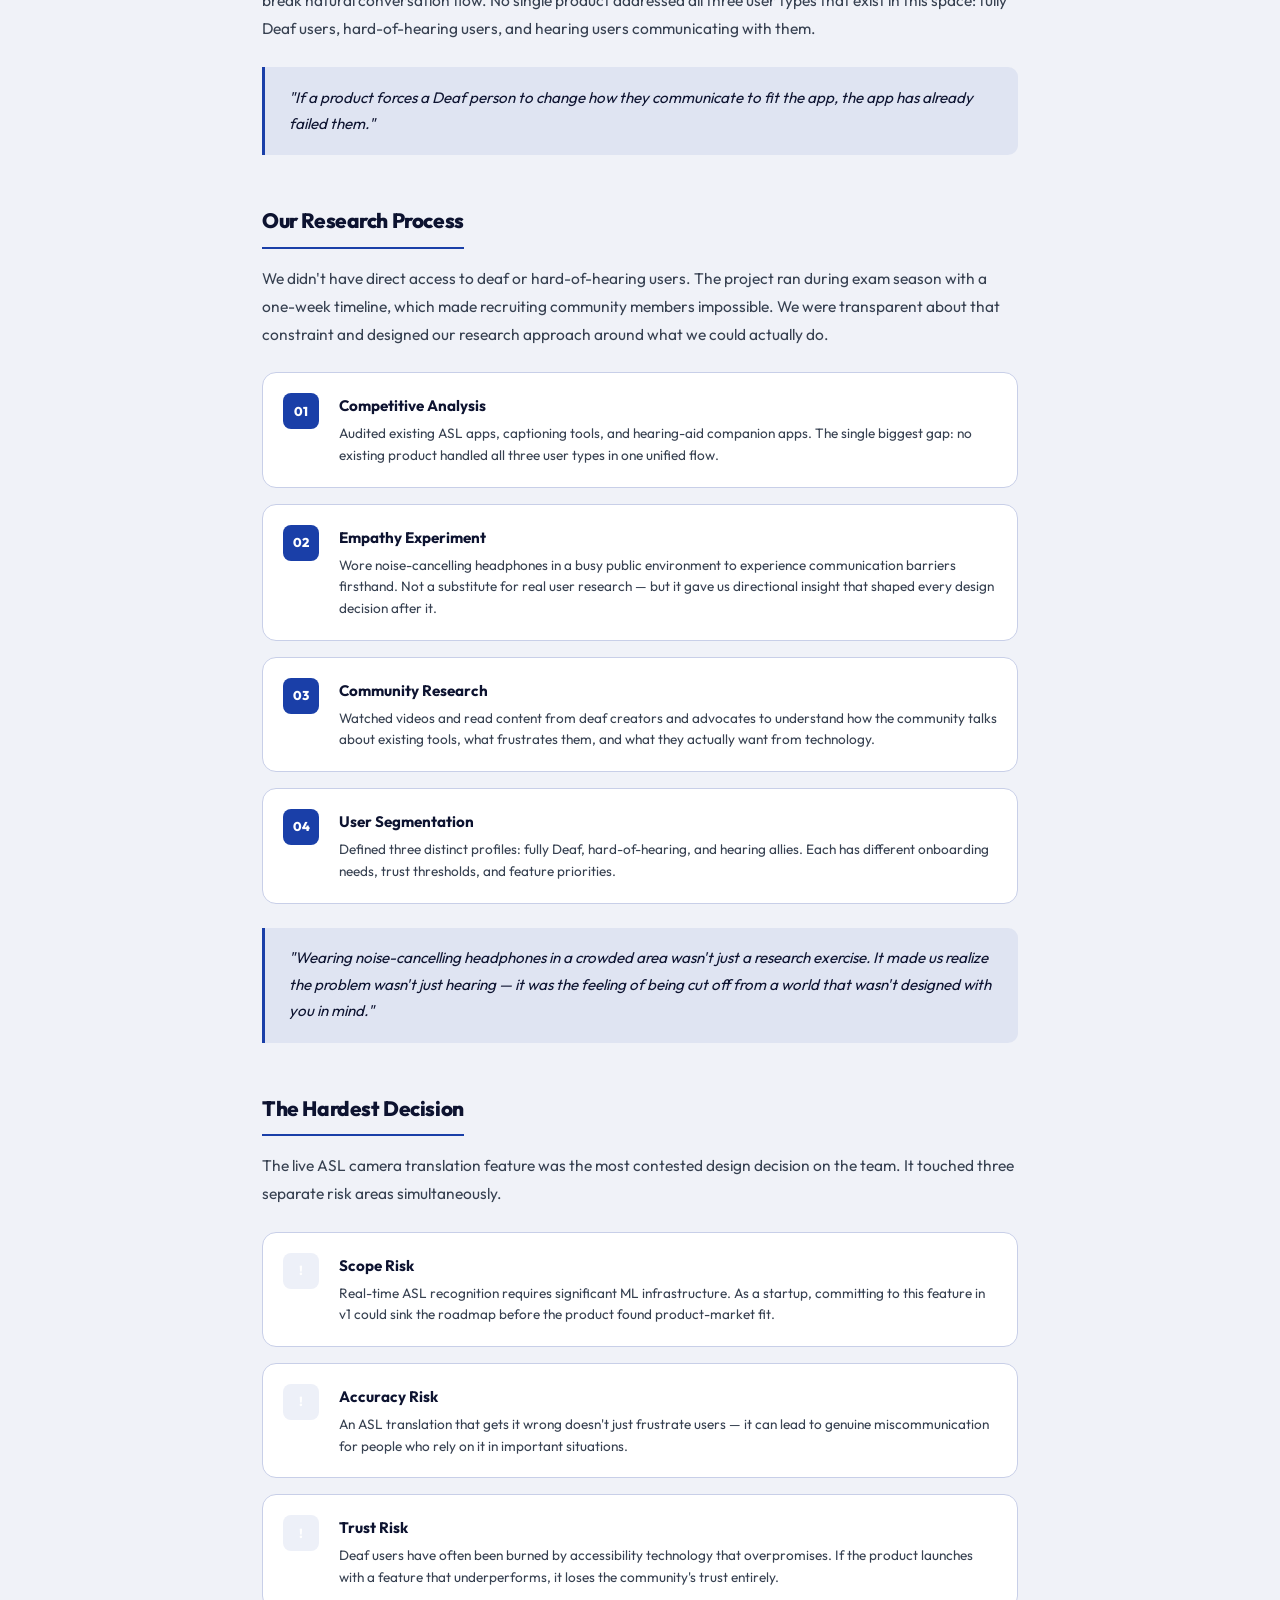
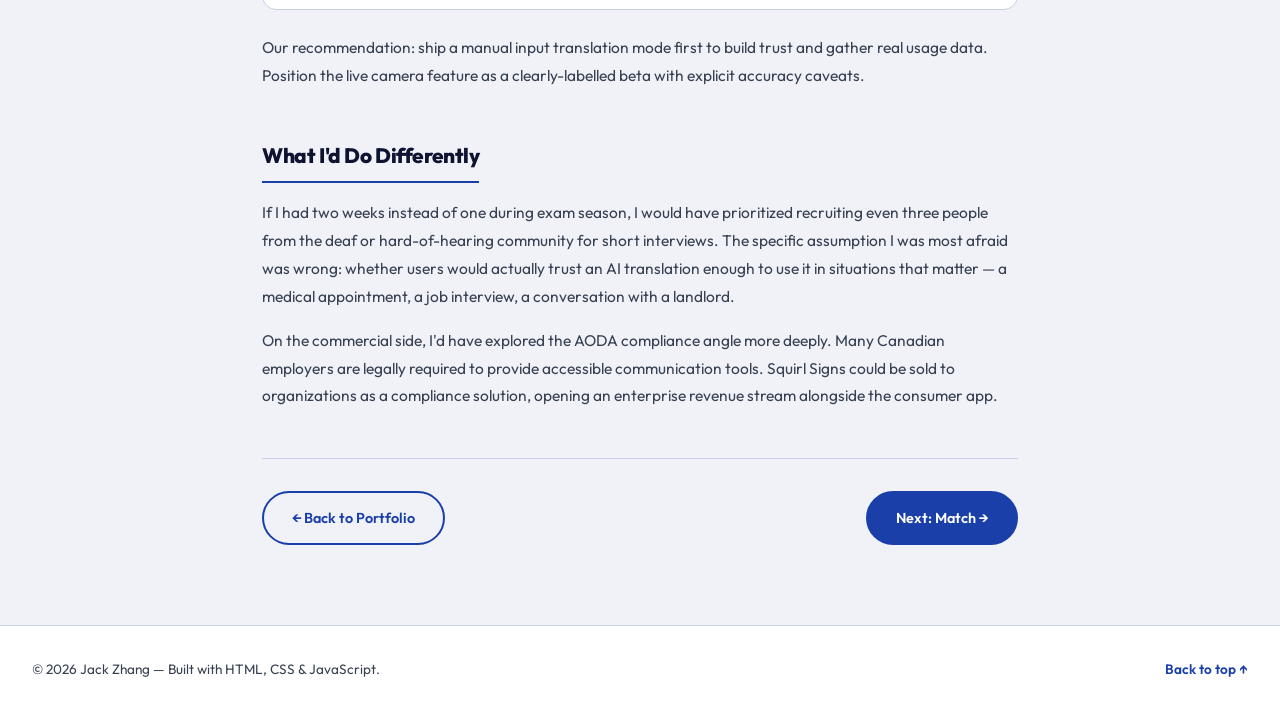
<file: squirl-case.html>
<!DOCTYPE html>
<html lang="en">
<head>
  <meta charset="UTF-8" />
  <meta name="viewport" content="width=device-width, initial-scale=1.0" />
  <title>Squirl Signs | Jack Zhang</title>
<link rel="stylesheet" href="style.css" />
</head>
<body>

  <nav class="navbar">
    <div class="nav-container">
      <a href="index.html" class="nav-logo">JZ<span class="logo-dot">.</span></a>
      <button class="hamburger" id="hamburger" aria-label="Open navigation menu">&#9776;</button>
      <ul class="nav-links" id="nav-links">
        <li><a href="index.html">Home</a></li>
        <li><a href="portfolio.html" class="active">Portfolio</a></li>
        <li><a href="resume.html">Resume</a></li>
        <li><a href="contact.html">Contact</a></li>
        <li><a href="process.html">Process</a></li>
      </ul>
      <button class="dark-toggle" id="darkToggle">🌙 Dark</button>
    </div>
  </nav>

  <main class="page-wrapper">

    <div class="page-hero">
      <div class="container">
        <a href="portfolio.html" class="back-link">&larr; Back to Portfolio</a>
        <div class="case-tag">Accessibility Case Competition</div>
        <h1>Squirl Signs &mdash; ASL Translation App</h1>
        <p>Designing a mobile-first communication platform for deaf and hard-of-hearing users.</p>
      </div>
    </div>

    <section class="section">
      <div class="container case-body">

        <div class="case-meta">
          <div class="case-meta-item">
            <span class="case-meta-label">My Role</span>
            <span class="case-meta-value">Research Lead &amp; Product Strategy</span>
          </div>
          <div class="case-meta-item">
            <span class="case-meta-label">Type</span>
            <span class="case-meta-value">Accessibility Case Competition</span>
          </div>
          <div class="case-meta-item">
            <span class="case-meta-label">Tools</span>
            <span class="case-meta-value">Figma, Competitive Analysis</span>
          </div>
          <div class="case-meta-item">
            <span class="case-meta-label">Market</span>
            <span class="case-meta-value">430K+ Canadians</span>
          </div>
        </div>

        <div class="case-section">
          <h2>The Prototype</h2>
          <p>Below is a full overview of the Figma prototype screens we designed during the competition. The flows cover the splash screen, onboarding for each user type, account creation, the ASL translate feature, live camera translation, and accessibility settings.</p>
          <div class="case-image-full">
            <img src="images/squirl-process.png" alt="Squirl Signs Figma prototype overview showing all app screens: splash, onboarding, account creation, translate, live ASL camera, and accessibility settings" />
          </div>
        </div>

        <div class="case-section">
          <h2>The Problem</h2>
          <p>Over 430,000 Canadians are deaf or hard-of-hearing. The existing tools for real-time communication are fragmented: some require the other person to already know ASL, others are clunky text-based solutions that break natural conversation flow. No single product addressed all three user types that exist in this space: fully Deaf users, hard-of-hearing users, and hearing users communicating with them.</p>
          <div class="case-quote">"If a product forces a Deaf person to change how they communicate to fit the app, the app has already failed them."</div>
        </div>

        <div class="case-section">
          <h2>Our Research Process</h2>
          <p>We didn't have direct access to deaf or hard-of-hearing users. The project ran during exam season with a one-week timeline, which made recruiting community members impossible. We were transparent about that constraint and designed our research approach around what we could actually do.</p>
          <div class="case-steps">
            <div class="case-step">
              <div class="case-step-num">01</div>
              <div>
                <strong>Competitive Analysis</strong>
                <p>Audited existing ASL apps, captioning tools, and hearing-aid companion apps. The single biggest gap: no existing product handled all three user types in one unified flow.</p>
              </div>
            </div>
            <div class="case-step">
              <div class="case-step-num">02</div>
              <div>
                <strong>Empathy Experiment</strong>
                <p>Wore noise-cancelling headphones in a busy public environment to experience communication barriers firsthand. Not a substitute for real user research &mdash; but it gave us directional insight that shaped every design decision after it.</p>
              </div>
            </div>
            <div class="case-step">
              <div class="case-step-num">03</div>
              <div>
                <strong>Community Research</strong>
                <p>Watched videos and read content from deaf creators and advocates to understand how the community talks about existing tools, what frustrates them, and what they actually want from technology.</p>
              </div>
            </div>
            <div class="case-step">
              <div class="case-step-num">04</div>
              <div>
                <strong>User Segmentation</strong>
                <p>Defined three distinct profiles: fully Deaf, hard-of-hearing, and hearing allies. Each has different onboarding needs, trust thresholds, and feature priorities.</p>
              </div>
            </div>
          </div>
          <div class="case-quote">"Wearing noise-cancelling headphones in a crowded area wasn't just a research exercise. It made us realize the problem wasn't just hearing &mdash; it was the feeling of being cut off from a world that wasn't designed with you in mind."</div>
        </div>

        <div class="case-section">
          <h2>The Hardest Decision</h2>
          <p>The live ASL camera translation feature was the most contested design decision on the team. It touched three separate risk areas simultaneously.</p>
          <div class="case-steps">
            <div class="case-step">
              <div class="case-step-num" style="background:rgba(26,63,168,0.08);">!</div>
              <div>
                <strong>Scope Risk</strong>
                <p>Real-time ASL recognition requires significant ML infrastructure. As a startup, committing to this feature in v1 could sink the roadmap before the product found product-market fit.</p>
              </div>
            </div>
            <div class="case-step">
              <div class="case-step-num" style="background:rgba(26,63,168,0.08);">!</div>
              <div>
                <strong>Accuracy Risk</strong>
                <p>An ASL translation that gets it wrong doesn't just frustrate users &mdash; it can lead to genuine miscommunication for people who rely on it in important situations.</p>
              </div>
            </div>
            <div class="case-step">
              <div class="case-step-num" style="background:rgba(26,63,168,0.08);">!</div>
              <div>
                <strong>Trust Risk</strong>
                <p>Deaf users have often been burned by accessibility technology that overpromises. If the product launches with a feature that underperforms, it loses the community's trust entirely.</p>
              </div>
            </div>
          </div>
          <p>Our recommendation: ship a manual input translation mode first to build trust and gather real usage data. Position the live camera feature as a clearly-labelled beta with explicit accuracy caveats.</p>
        </div>

        <div class="case-section">
          <h2>What I'd Do Differently</h2>
          <p>If I had two weeks instead of one during exam season, I would have prioritized recruiting even three people from the deaf or hard-of-hearing community for short interviews. The specific assumption I was most afraid was wrong: whether users would actually trust an AI translation enough to use it in situations that matter &mdash; a medical appointment, a job interview, a conversation with a landlord.</p>
          <p>On the commercial side, I'd have explored the AODA compliance angle more deeply. Many Canadian employers are legally required to provide accessible communication tools. Squirl Signs could be sold to organizations as a compliance solution, opening an enterprise revenue stream alongside the consumer app.</p>
        </div>

        <div class="case-nav">
          <a href="portfolio.html" class="btn btn-outline">&larr; Back to Portfolio</a>
          <a href="match-case.html" class="btn btn-primary">Next: Match &rarr;</a>
        </div>

      </div>
    </section>
  </main>

  <footer class="footer">
    <p>&copy; 2026 Jack Zhang &mdash; Built with HTML, CSS &amp; JavaScript.</p>
    <a href="#" class="footer-top">Back to top &uarr;</a>
  </footer>

<script src="script.js"></script>
</body>
</html>
</file>
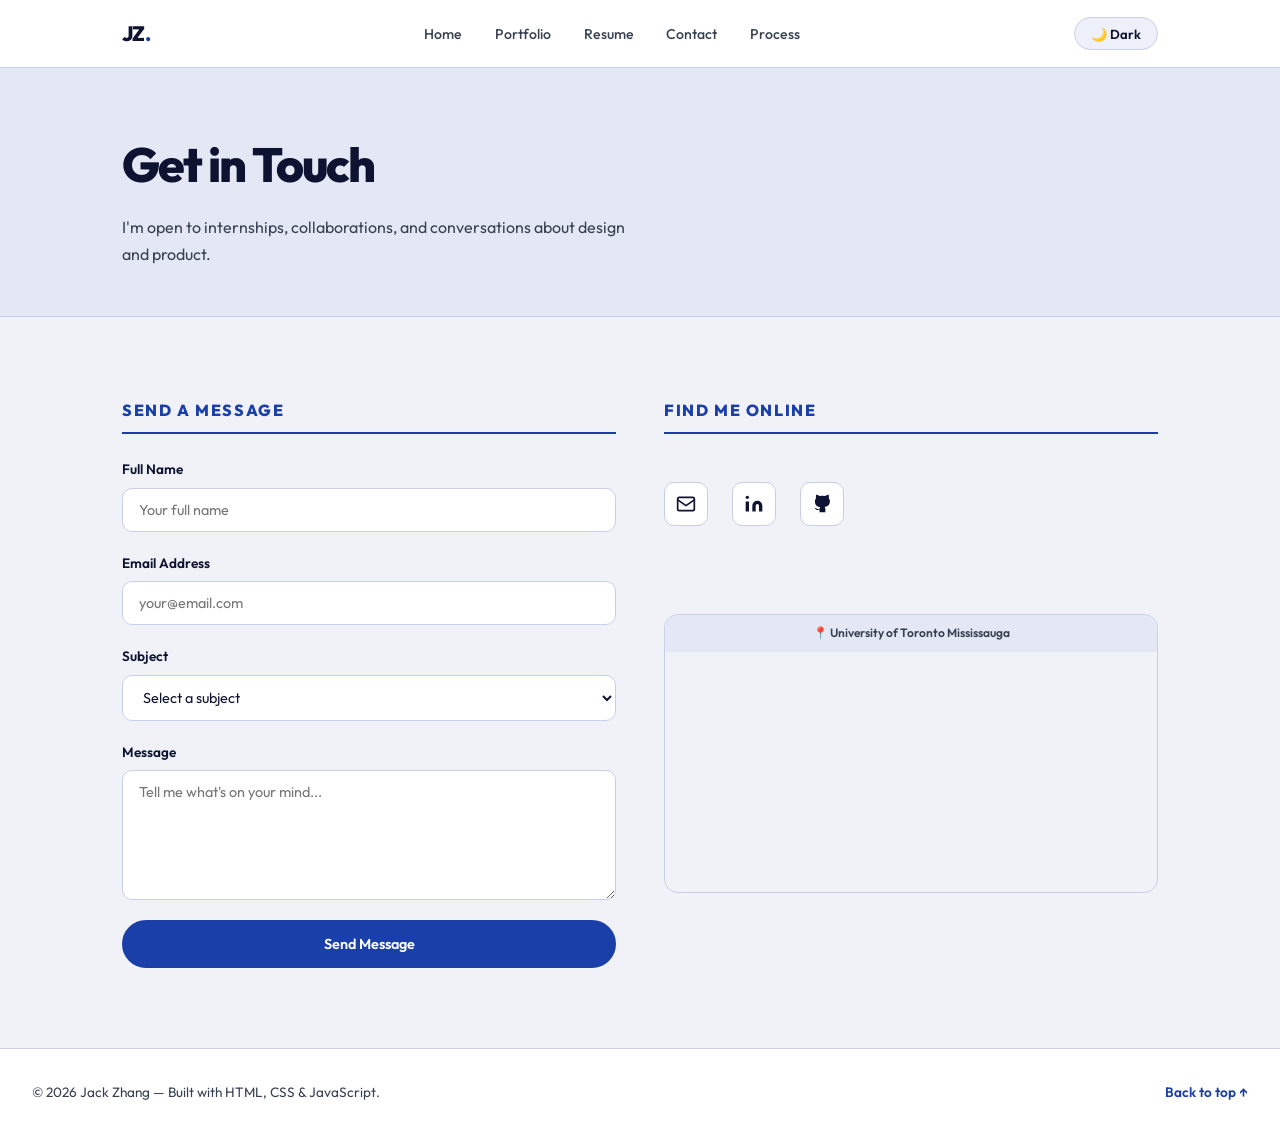
<file: Portfolio/contact.html>
<!DOCTYPE html>
<html lang="en">
<head>
  <meta charset="UTF-8" />
  <meta name="viewport" content="width=device-width, initial-scale=1.0" />
  <title>Contact | Jack Zhang</title>
  <link rel="stylesheet" href="css/style.css" />
</head>
<body>

  <nav class="navbar">
    <div class="nav-container">
      <a href="index.html" class="nav-logo">JZ<span class="logo-dot">.</span></a>
      <button class="hamburger" id="hamburger" aria-label="Open navigation menu">&#9776;</button>
      <ul class="nav-links" id="nav-links">
        <li><a href="index.html">Home</a></li>
        <li><a href="portfolio.html">Portfolio</a></li>
        <li><a href="resume.html">Resume</a></li>
        <li><a href="contact.html" class="active">Contact</a></li>
        <li><a href="process.html">Process</a></li>
      </ul>
      <button class="dark-toggle" id="darkToggle">🌙 Dark</button>
    </div>
  </nav>

  <main class="page-wrapper">
    <div class="page-hero">
      <div class="container">
        <h1>Get in Touch</h1>
        <p>I'm open to internships, collaborations, and conversations about design and product.</p>
      </div>
    </div>

    <section class="section">
      <div class="container">
        <div class="contact-layout">

          <!-- LEFT: Form -->
          <div>
            <h2 class="resume-section-title">Send a Message</h2>
            <form class="contact-form" id="contact-form" action="#" method="post" novalidate>

              <div class="form-group">
                <label for="name">Full Name</label>
                <input type="text" id="name" name="name" placeholder="Your full name" required aria-required="true" />
              </div>

              <div class="form-group">
                <label for="email">Email Address</label>
                <input type="email" id="email" name="email" placeholder="your@email.com" required aria-required="true" />
              </div>

              <div class="form-group">
                <label for="subject">Subject</label>
                <select id="subject" name="subject" required aria-required="true">
                  <option value="" disabled selected>Select a subject</option>
                  <option value="internship">Internship Opportunity</option>
                  <option value="collaboration">Collaboration</option>
                  <option value="freelance">Freelance Project</option>
                  <option value="other">Other</option>
                </select>
              </div>

              <div class="form-group">
                <label for="message">Message</label>
                <textarea id="message" name="message" placeholder="Tell me what's on your mind..." required aria-required="true"></textarea>
              </div>

              <button type="submit" class="btn btn-primary">Send Message</button>
            </form>
          </div>

          <!-- RIGHT: Logo icons + map -->
          <div class="contact-info">
            <h2 class="resume-section-title">Find Me Online</h2>

            <!-- Logo-only icon links, no padding cards -->
            <div class="contact-icons-row">

              <!-- Email -->
              <!-- Email -->
                <a href="mailto:Azhejack@gmail.com" class="contact-icon-link" title="Email: Azhejack@gmail.com" aria-label="Send email to Azhejack@gmail.com">
                <svg xmlns="http://www.w3.org/2000/svg" width="20" height="20" viewBox="0 0 24 24" fill="none" stroke="currentColor" stroke-width="2" stroke-linecap="round" stroke-linejoin="round">
                  <rect x="2" y="4" width="20" height="16" rx="2"/>
                  <path d="M22 7l-10 7L2 7"/>
                </svg>
                </a>

              <!-- LinkedIn -->
              <a href="https://www.linkedin.com/in/jingzhe-zhang-9014a931b" target="_blank" rel="noopener" class="contact-icon-link" title="LinkedIn" aria-label="Visit LinkedIn profile">
                <!-- LinkedIn SVG -->
                <svg xmlns="http://www.w3.org/2000/svg" width="20" height="20" viewBox="0 0 24 24" fill="currentColor" aria-hidden="true">
                  <path d="M16 8a6 6 0 0 1 6 6v7h-4v-7a2 2 0 0 0-2-2 2 2 0 0 0-2 2v7h-4v-7a6 6 0 0 1 6-6z"/>
                  <rect x="2" y="9" width="4" height="12"/>
                  <circle cx="4" cy="4" r="2"/>
                </svg>
              </a>

              <!-- GitHub -->
              <a href="https://github.com/JazheZhang" target="_blank" rel="noopener" class="contact-icon-link" title="GitHub" aria-label="Visit GitHub profile">
                <!-- GitHub SVG -->
                <svg xmlns="http://www.w3.org/2000/svg" width="20" height="20" viewBox="0 0 24 24" fill="currentColor" aria-hidden="true">
                  <path d="M9 19c-5 1.5-5-2.5-7-3m14 6v-3.87a3.37 3.37 0 0 0-.94-2.61c3.14-.35 6.44-1.54 6.44-7A5.44 5.44 0 0 0 20 4.77 5.07 5.07 0 0 0 19.91 1S18.73.65 16 2.48a13.38 13.38 0 0 0-7 0C6.27.65 5.09 1 5.09 1A5.07 5.07 0 0 0 5 4.77a5.44 5.44 0 0 0-1.5 3.78c0 5.42 3.3 6.61 6.44 7A3.37 3.37 0 0 0 9 18.13V22"/>
                </svg>
              </a>

            </div>

            <!-- Embedded Google Map -->
            <div class="contact-embed">
              <div class="embed-label">&#128205; University of Toronto Mississauga</div>
              <iframe
                src="https://www.google.com/maps/embed?pb=!1m18!1m12!1m3!1d2889.0!2d-79.6634!3d43.5489!2m3!1f0!2f0!3f0!3m2!1i1024!2i768!4f13.1!3m3!1m2!1s0x882b47c4b3e7b1d3%3A0x6b5c7b5e8e8e8e8e!2sUniversity%20of%20Toronto%20Mississauga!5e0!3m2!1sen!2sca!4v1"
                height="240"
                allowfullscreen=""
                loading="lazy"
                referrerpolicy="no-referrer-when-downgrade"
                title="Map showing University of Toronto Mississauga campus location"
              ></iframe>
            </div>

          </div>
        </div>
      </div>
    </section>
  </main>

  <footer class="footer">
    <p>&copy; 2026 Jack Zhang &mdash; Built with HTML, CSS &amp; JavaScript.</p>
    <a href="#" class="footer-top">Back to top &uarr;</a>
  </footer>

<script src="js/script.js"></script>
</file>
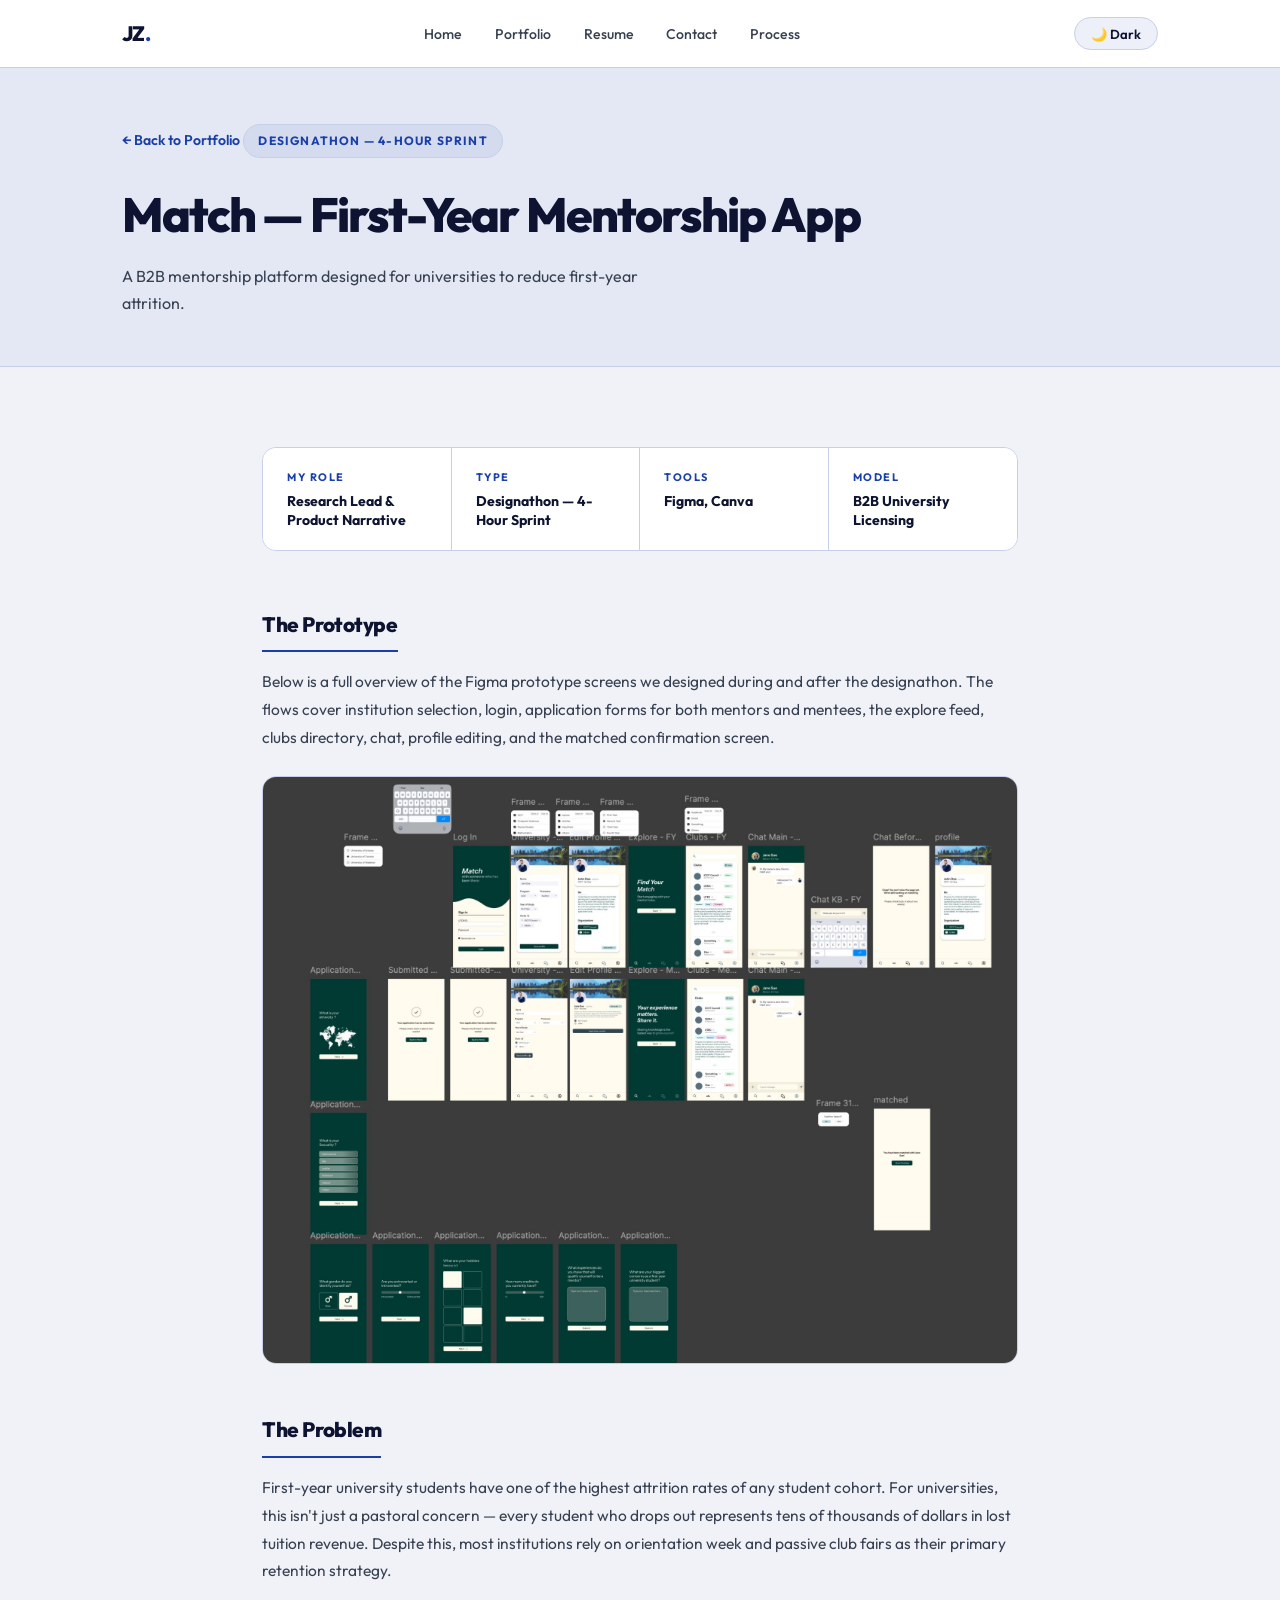
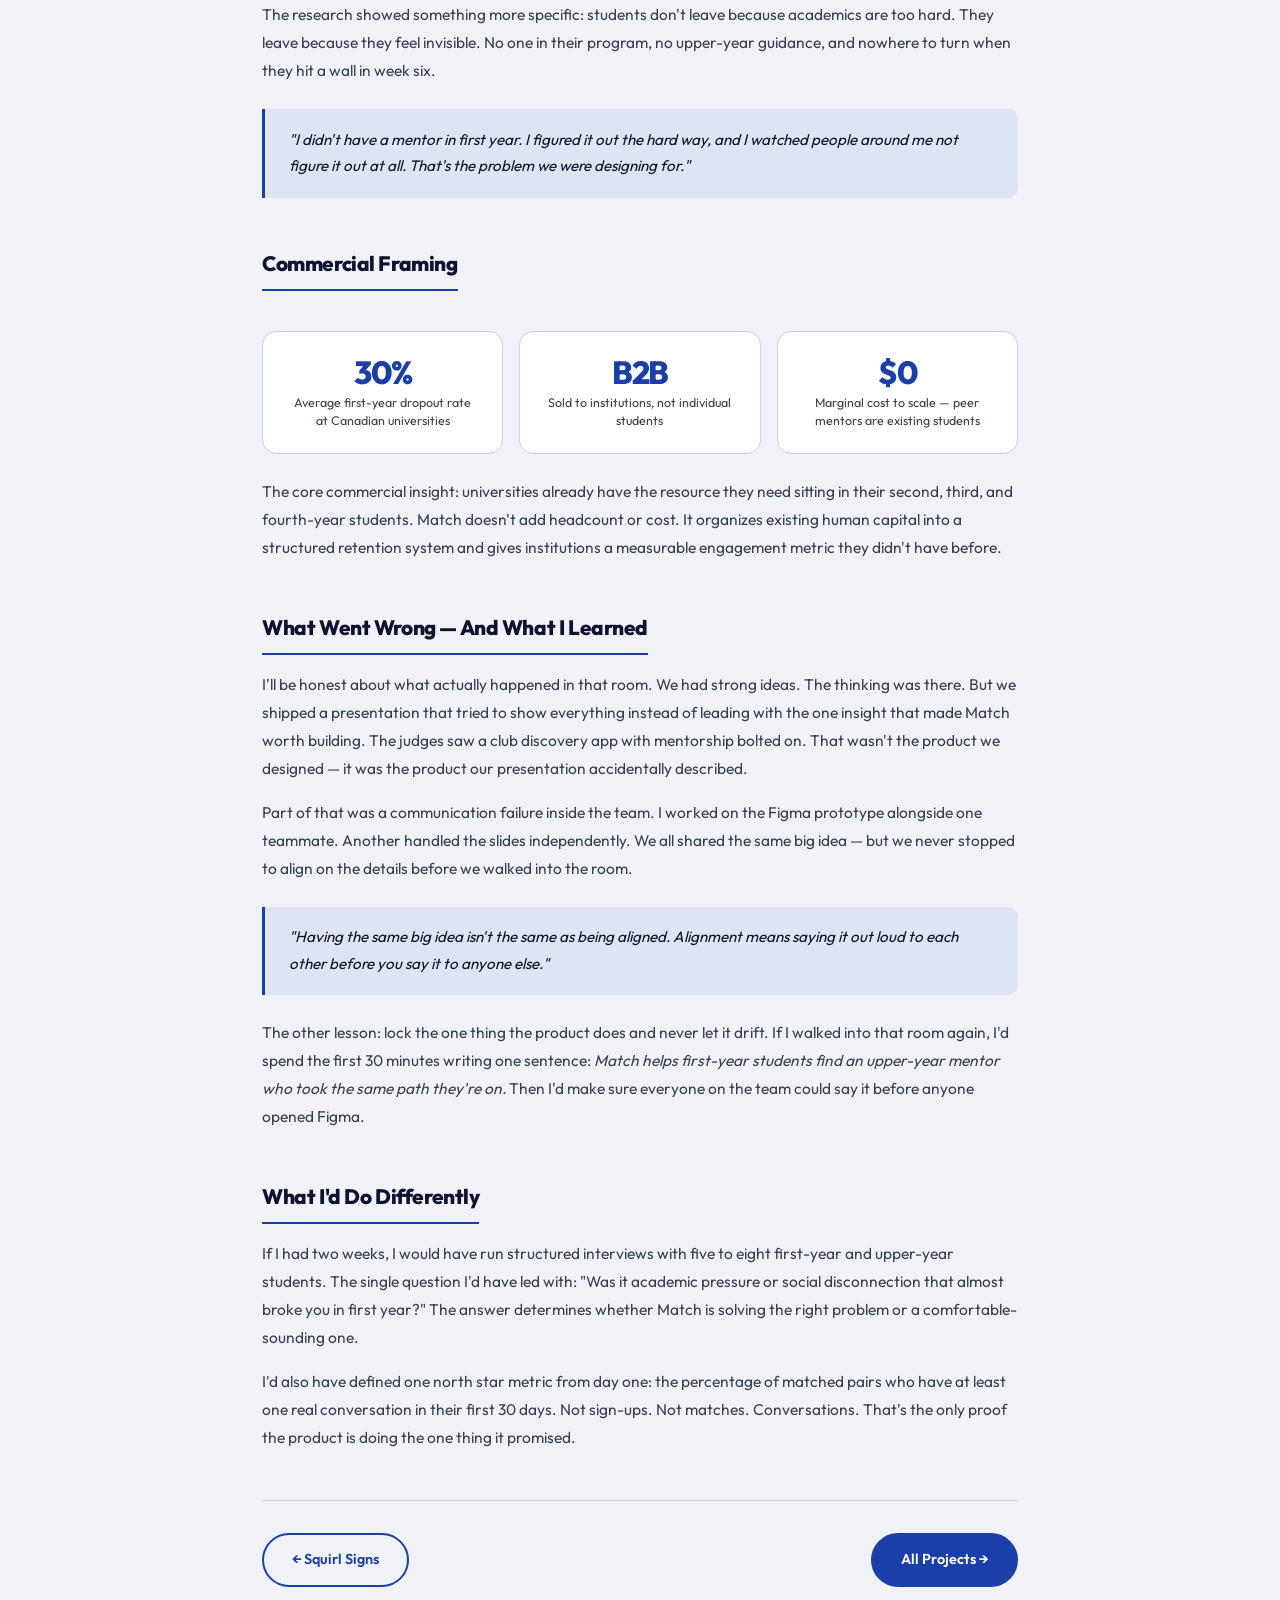
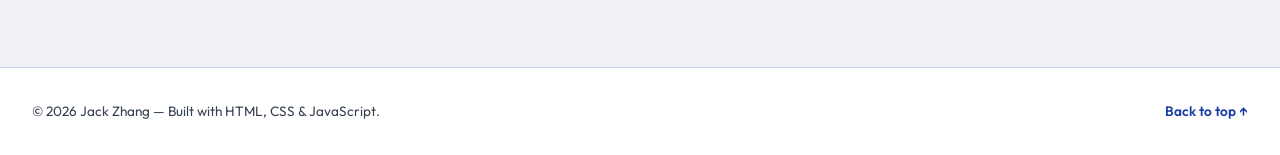
<file: Portfolio/match-case.html>
<!DOCTYPE html>
<html lang="en">
<head>
  <meta charset="UTF-8" />
  <meta name="viewport" content="width=device-width, initial-scale=1.0" />
  <title>Match | Jack Zhang</title>
  <link rel="stylesheet" href="css/style.css" />
</head>
<body>

  <nav class="navbar">
    <div class="nav-container">
      <a href="index.html" class="nav-logo">JZ<span class="logo-dot">.</span></a>
      <button class="hamburger" id="hamburger" aria-label="Open navigation menu">&#9776;</button>
      <ul class="nav-links" id="nav-links">
        <li><a href="index.html">Home</a></li>
        <li><a href="portfolio.html" class="active">Portfolio</a></li>
        <li><a href="resume.html">Resume</a></li>
        <li><a href="contact.html">Contact</a></li>
        <li><a href="process.html">Process</a></li>
      </ul>
      <button class="dark-toggle" id="darkToggle">🌙 Dark</button>
    </div>
  </nav>

  <main class="page-wrapper">

    <div class="page-hero">
      <div class="container">
        <a href="portfolio.html" class="back-link">&larr; Back to Portfolio</a>
        <div class="case-tag">Designathon &mdash; 4-Hour Sprint</div>
        <h1>Match &mdash; First-Year Mentorship App</h1>
        <p>A B2B mentorship platform designed for universities to reduce first-year attrition.</p>
      </div>
    </div>

    <section class="section">
      <div class="container case-body">

        <div class="case-meta">
          <div class="case-meta-item">
            <span class="case-meta-label">My Role</span>
            <span class="case-meta-value">Research Lead &amp; Product Narrative</span>
          </div>
          <div class="case-meta-item">
            <span class="case-meta-label">Type</span>
            <span class="case-meta-value">Designathon &mdash; 4-Hour Sprint</span>
          </div>
          <div class="case-meta-item">
            <span class="case-meta-label">Tools</span>
            <span class="case-meta-value">Figma, Canva</span>
          </div>
          <div class="case-meta-item">
            <span class="case-meta-label">Model</span>
            <span class="case-meta-value">B2B University Licensing</span>
          </div>
        </div>

        <div class="case-section">
          <h2>The Prototype</h2>
          <p>Below is a full overview of the Figma prototype screens we designed during and after the designathon. The flows cover institution selection, login, application forms for both mentors and mentees, the explore feed, clubs directory, chat, profile editing, and the matched confirmation screen.</p>
          <div class="case-image-full">
            <img src="images/match-process.png" alt="Match Figma prototype overview showing all app screens: university selection, login, application flows, explore feed, clubs, chat, profile, and matched confirmation" />
          </div>
        </div>

        <div class="case-section">
          <h2>The Problem</h2>
          <p>First-year university students have one of the highest attrition rates of any student cohort. For universities, this isn't just a pastoral concern &mdash; every student who drops out represents tens of thousands of dollars in lost tuition revenue. Despite this, most institutions rely on orientation week and passive club fairs as their primary retention strategy.</p>
          <p>The research showed something more specific: students don't leave because academics are too hard. They leave because they feel invisible. No one in their program, no upper-year guidance, and nowhere to turn when they hit a wall in week six.</p>
          <div class="case-quote">"I didn't have a mentor in first year. I figured it out the hard way, and I watched people around me not figure it out at all. That's the problem we were designing for."</div>
        </div>

        <div class="case-section">
          <h2>Commercial Framing</h2>
          <div class="case-metrics">
            <div class="case-metric">
              <span class="case-metric-val">30%</span>
              <span class="case-metric-lbl">Average first-year dropout rate at Canadian universities</span>
            </div>
            <div class="case-metric">
              <span class="case-metric-val">B2B</span>
              <span class="case-metric-lbl">Sold to institutions, not individual students</span>
            </div>
            <div class="case-metric">
              <span class="case-metric-val">$0</span>
              <span class="case-metric-lbl">Marginal cost to scale &mdash; peer mentors are existing students</span>
            </div>
          </div>
          <p>The core commercial insight: universities already have the resource they need sitting in their second, third, and fourth-year students. Match doesn't add headcount or cost. It organizes existing human capital into a structured retention system and gives institutions a measurable engagement metric they didn't have before.</p>
        </div>

        <div class="case-section">
          <h2>What Went Wrong &mdash; And What I Learned</h2>
          <p>I'll be honest about what actually happened in that room. We had strong ideas. The thinking was there. But we shipped a presentation that tried to show everything instead of leading with the one insight that made Match worth building. The judges saw a club discovery app with mentorship bolted on. That wasn't the product we designed &mdash; it was the product our presentation accidentally described.</p>
          <p>Part of that was a communication failure inside the team. I worked on the Figma prototype alongside one teammate. Another handled the slides independently. We all shared the same big idea &mdash; but we never stopped to align on the details before we walked into the room.</p>
          <div class="case-quote">"Having the same big idea isn't the same as being aligned. Alignment means saying it out loud to each other before you say it to anyone else."</div>
          <p>The other lesson: lock the one thing the product does and never let it drift. If I walked into that room again, I'd spend the first 30 minutes writing one sentence: <em>Match helps first-year students find an upper-year mentor who took the same path they're on.</em> Then I'd make sure everyone on the team could say it before anyone opened Figma.</p>
        </div>

        <div class="case-section">
          <h2>What I'd Do Differently</h2>
          <p>If I had two weeks, I would have run structured interviews with five to eight first-year and upper-year students. The single question I'd have led with: "Was it academic pressure or social disconnection that almost broke you in first year?" The answer determines whether Match is solving the right problem or a comfortable-sounding one.</p>
          <p>I'd also have defined one north star metric from day one: the percentage of matched pairs who have at least one real conversation in their first 30 days. Not sign-ups. Not matches. Conversations. That's the only proof the product is doing the one thing it promised.</p>
        </div>

        <div class="case-nav">
          <a href="squirl-case.html" class="btn btn-outline">&larr; Squirl Signs</a>
          <a href="portfolio.html" class="btn btn-primary">All Projects &rarr;</a>
        </div>

      </div>
    </section>
  </main>

  <footer class="footer">
    <p>&copy; 2026 Jack Zhang &mdash; Built with HTML, CSS &amp; JavaScript.</p>
    <a href="#" class="footer-top">Back to top &uarr;</a>
  </footer>

  <script src="js/script.js"></script>
</body>
</html>
</file>
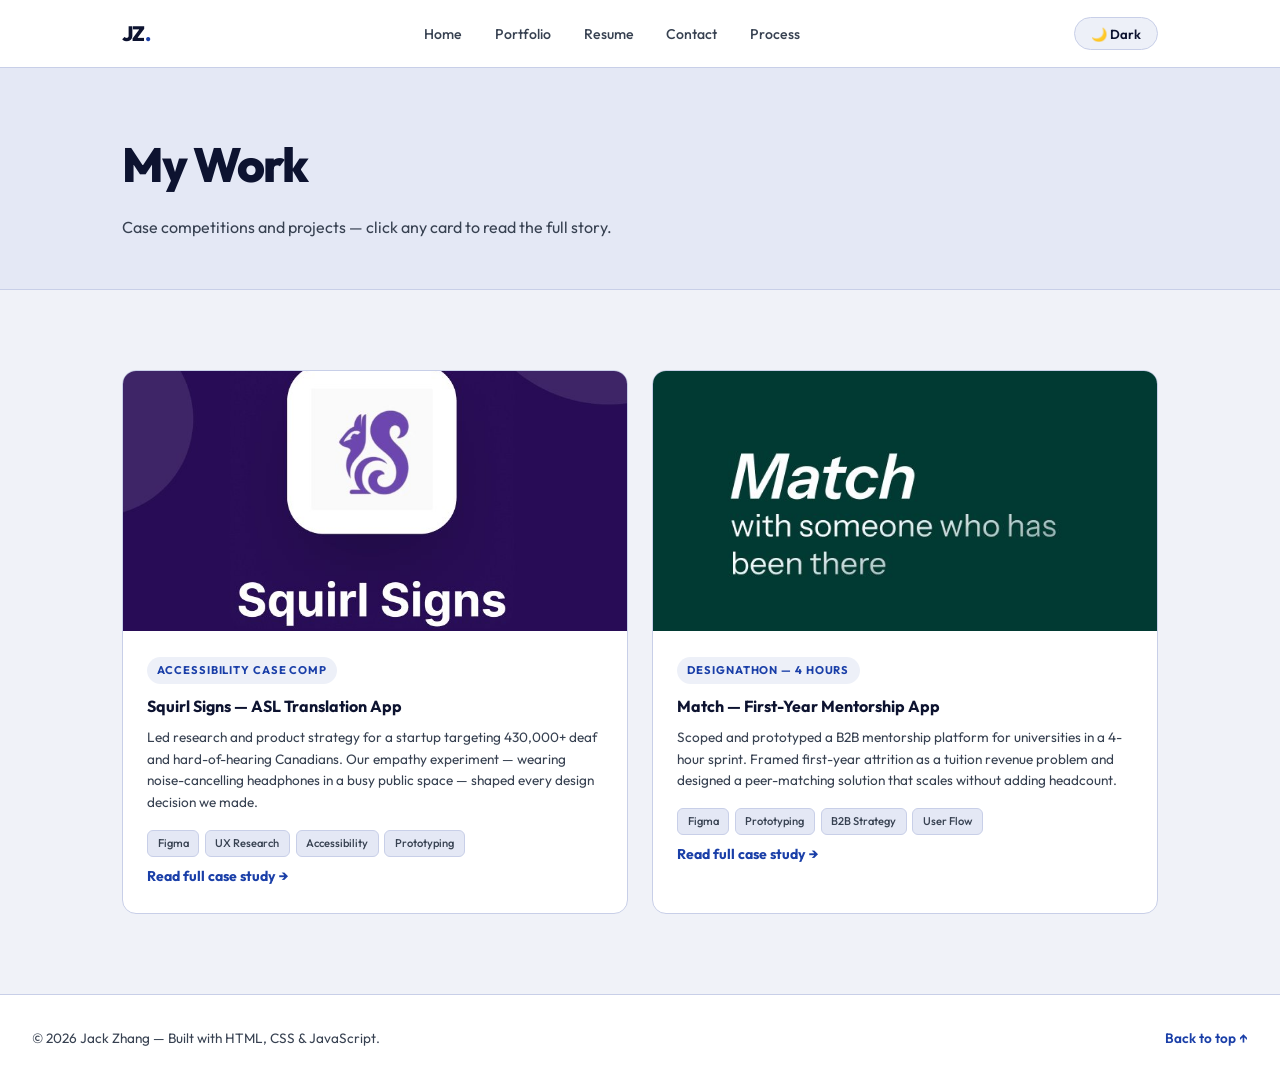
<file: Portfolio/portfolio.html>
<!DOCTYPE html>
<html lang="en">
<head>
  <meta charset="UTF-8" />
  <meta name="viewport" content="width=device-width, initial-scale=1.0" />
  <title>Portfolio | Jack Zhang</title>
  <link rel="stylesheet" href="css/style.css" />
</head>
<body>

  <nav class="navbar">
    <div class="nav-container">
      <a href="index.html" class="nav-logo">JZ<span class="logo-dot">.</span></a>
      <button class="hamburger" id="hamburger" aria-label="Open navigation menu">&#9776;</button>
      <ul class="nav-links" id="nav-links">
        <li><a href="index.html">Home</a></li>
        <li><a href="portfolio.html" class="active">Portfolio</a></li>
        <li><a href="resume.html">Resume</a></li>
        <li><a href="contact.html">Contact</a></li>
        <li><a href="process.html">Process</a></li>
      </ul>
      <button class="dark-toggle" id="darkToggle">🌙 Dark</button>
    </div>
  </nav>

  <main class="page-wrapper">
    <div class="page-hero">
      <div class="container">
        <h1>My Work</h1>
        <p>Case competitions and projects — click any card to read the full story.</p>
      </div>
    </div>

    <section class="section">
      <div class="container">

        <div class="portfolio-grid portfolio-grid-2col">

          <!-- Squirl Signs -->
          <a href="squirl-case.html" class="portfolio-card portfolio-card-link">
            <div class="portfolio-card-img portfolio-card-img-tall">
              <div class="portfolio-card-overlay">
                <span class="overlay-cta">Read Case Study &rarr;</span>
              </div>
              <img src="images/squirl-cover.png" alt="Squirl Signs app — ASL translation mobile app splash screen showing the squirrel logo and tagline Bridging every conversation" />
            </div>
            <div class="portfolio-card-body">
              <div class="portfolio-card-tag">Accessibility Case Comp</div>
              <h3>Squirl Signs &mdash; ASL Translation App</h3>
              <p>
                Led research and product strategy for a startup targeting 430,000+ deaf
                and hard-of-hearing Canadians. Our empathy experiment &mdash; wearing
                noise-cancelling headphones in a busy public space &mdash; shaped every
                design decision we made.
              </p>
              <div class="portfolio-tags">
                <span class="tag">Figma</span>
                <span class="tag">UX Research</span>
                <span class="tag">Accessibility</span>
                <span class="tag">Prototyping</span>
              </div>
              <span class="card-read-more">Read full case study &rarr;</span>
            </div>
          </a>

          <!-- Match -->
          <a href="match-case.html" class="portfolio-card portfolio-card-link">
            <div class="portfolio-card-img portfolio-card-img-tall">
              <div class="portfolio-card-overlay">
                <span class="overlay-cta">Read Case Study &rarr;</span>
              </div>
              <img src="images/match-cover.png" alt="Match app — dark green splash screen with tagline: Match with someone who has been there" />
            </div>
            <div class="portfolio-card-body">
              <div class="portfolio-card-tag">Designathon &mdash; 4 Hours</div>
              <h3>Match &mdash; First-Year Mentorship App</h3>
              <p>
                Scoped and prototyped a B2B mentorship platform for universities in
                a 4-hour sprint. Framed first-year attrition as a tuition revenue problem
                and designed a peer-matching solution that scales without adding headcount.
              </p>
              <div class="portfolio-tags">
                <span class="tag">Figma</span>
                <span class="tag">Prototyping</span>
                <span class="tag">B2B Strategy</span>
                <span class="tag">User Flow</span>
              </div>
              <span class="card-read-more">Read full case study &rarr;</span>
            </div>
          </a>

        </div>
      </div>
    </section>
  </main>

  <footer class="footer">
    <p>&copy; 2026 Jack Zhang &mdash; Built with HTML, CSS &amp; JavaScript.</p>
    <a href="#" class="footer-top">Back to top &uarr;</a>
  </footer>

  <script src="js/script.js"></script>
</body>
</html>
</file>
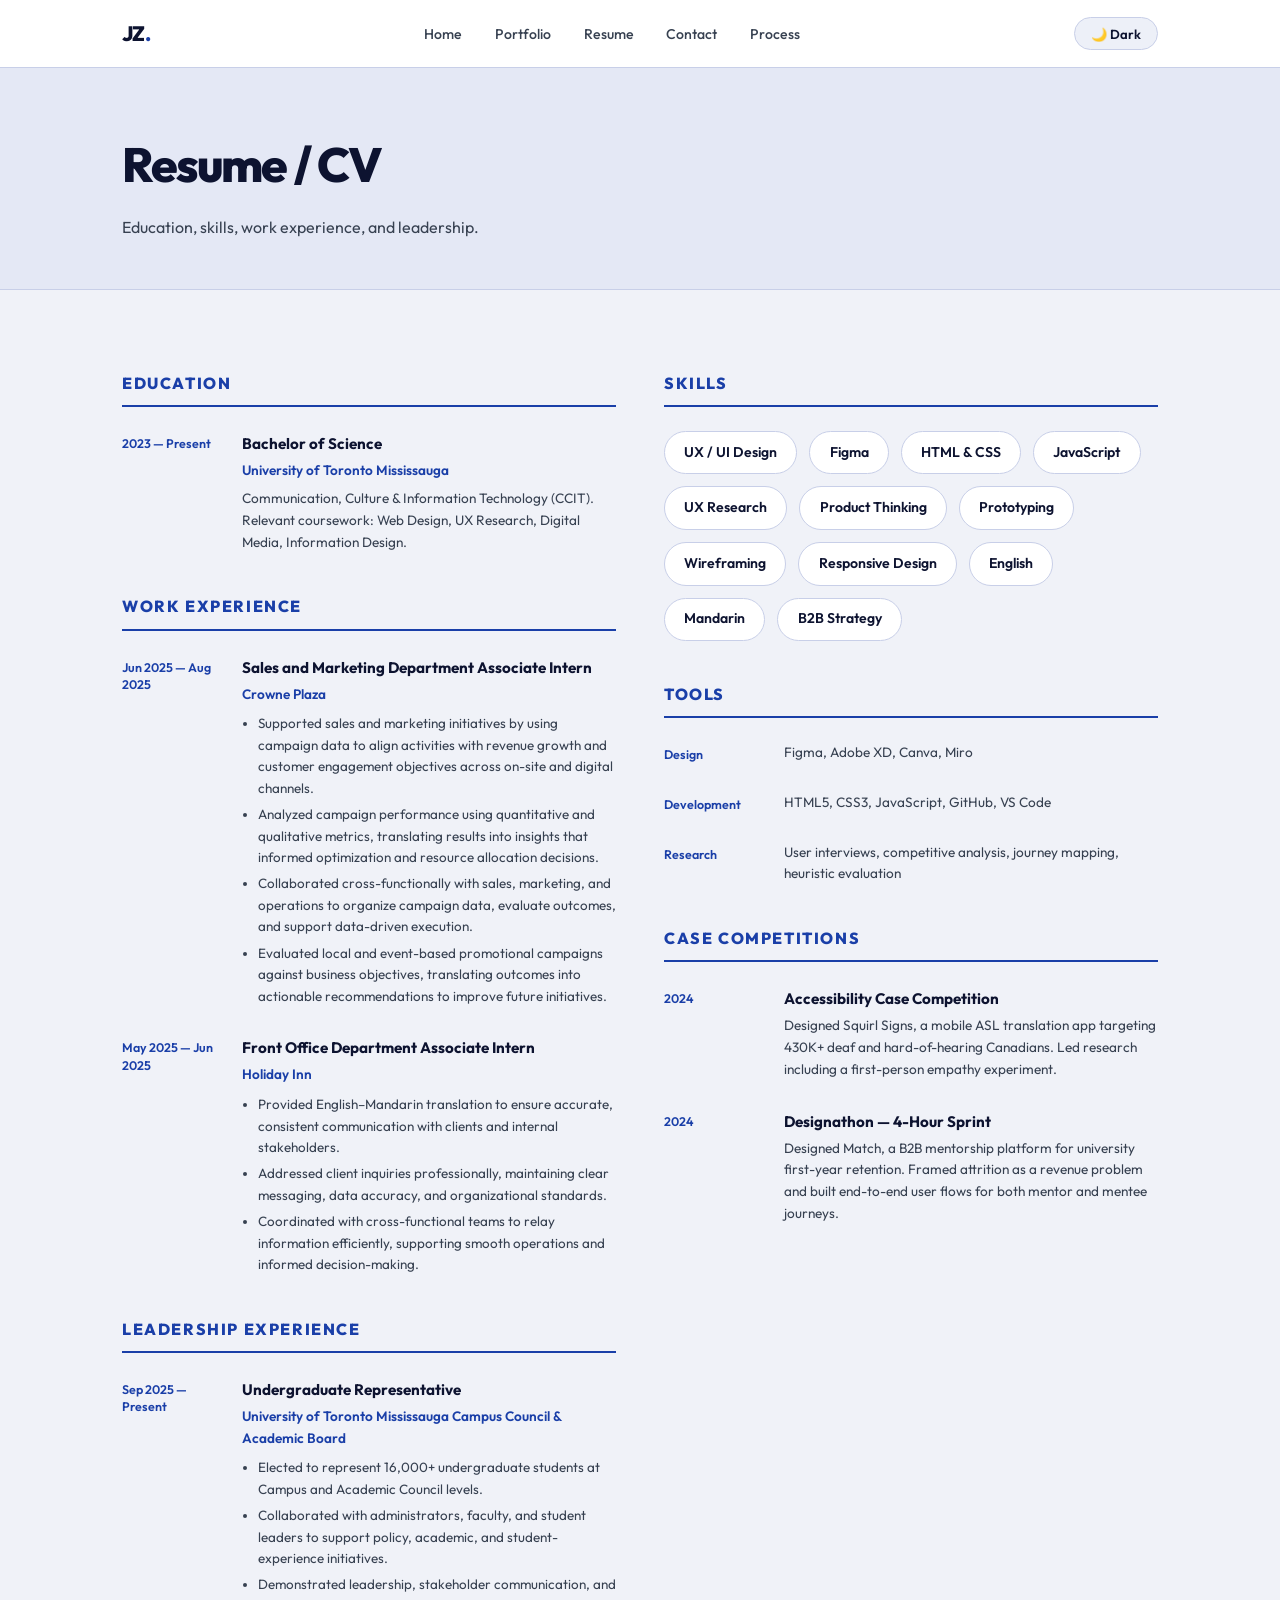
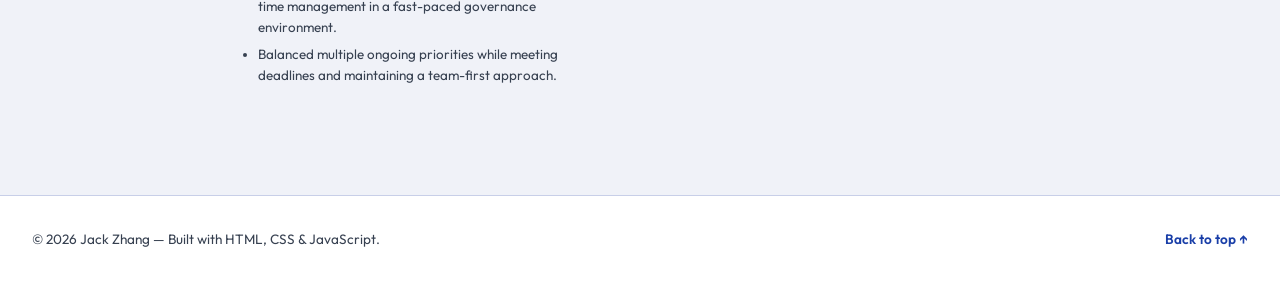
<file: Portfolio/resume.html>
<!DOCTYPE html>
<html lang="en">
<head>
  <meta charset="UTF-8" />
  <meta name="viewport" content="width=device-width, initial-scale=1.0" />
  <title>Resume | Jack Zhang</title>
  <link rel="stylesheet" href="css/style.css" />
</head>
<body>

  <nav class="navbar">
    <div class="nav-container">
      <a href="index.html" class="nav-logo">JZ<span class="logo-dot">.</span></a>
      <button class="hamburger" id="hamburger" aria-label="Open navigation menu">&#9776;</button>
      <ul class="nav-links" id="nav-links">
        <li><a href="index.html">Home</a></li>
        <li><a href="portfolio.html">Portfolio</a></li>
        <li><a href="resume.html" class="active">Resume</a></li>
        <li><a href="contact.html">Contact</a></li>
        <li><a href="process.html">Process</a></li>
      </ul>
      <button class="dark-toggle" id="darkToggle">🌙 Dark</button>
    </div>
  </nav>

  <main class="page-wrapper">
    <div class="page-hero">
      <div class="container">
        <h1>Resume / CV</h1>
        <p>Education, skills, work experience, and leadership.</p>
      </div>
    </div>

    <section class="section">
      <div class="container">
        <div class="resume-grid">

          <!-- LEFT COLUMN -->
          <div class="resume-left">

            <!-- Education -->
            <h2 class="resume-section-title">Education</h2>

            <div class="resume-entry">
              <div class="resume-date">2023 &mdash; Present</div>
              <div class="resume-details">
                <h4>Bachelor of Science</h4>
                <p class="institution">University of Toronto Mississauga</p>
                <p>Communication, Culture &amp; Information Technology (CCIT). Relevant coursework: Web Design, UX Research, Digital Media, Information Design.</p>
              </div>
            </div>

            <!-- Work Experience -->
            <h2 class="resume-section-title" style="margin-top: 2.5rem;">Work Experience</h2>

            <div class="resume-entry">
              <div class="resume-date">Jun 2025 &mdash; Aug 2025</div>
              <div class="resume-details">
                <h4>Sales and Marketing Department Associate Intern</h4>
                <p class="institution">Crowne Plaza</p>
                <ul class="resume-bullet-list">
                  <li>Supported sales and marketing initiatives by using campaign data to align activities with revenue growth and customer engagement objectives across on-site and digital channels.</li>
                  <li>Analyzed campaign performance using quantitative and qualitative metrics, translating results into insights that informed optimization and resource allocation decisions.</li>
                  <li>Collaborated cross-functionally with sales, marketing, and operations to organize campaign data, evaluate outcomes, and support data-driven execution.</li>
                  <li>Evaluated local and event-based promotional campaigns against business objectives, translating outcomes into actionable recommendations to improve future initiatives.</li>
                </ul>
              </div>
            </div>

            <div class="resume-entry">
              <div class="resume-date">May 2025 &mdash; Jun 2025</div>
              <div class="resume-details">
                <h4>Front Office Department Associate Intern</h4>
                <p class="institution">Holiday Inn</p>
                <ul class="resume-bullet-list">
                  <li>Provided English&ndash;Mandarin translation to ensure accurate, consistent communication with clients and internal stakeholders.</li>
                  <li>Addressed client inquiries professionally, maintaining clear messaging, data accuracy, and organizational standards.</li>
                  <li>Coordinated with cross-functional teams to relay information efficiently, supporting smooth operations and informed decision-making.</li>
                </ul>
              </div>
            </div>

            <!-- Leadership -->
            <h2 class="resume-section-title" style="margin-top: 2.5rem;">Leadership Experience</h2>

            <div class="resume-entry">
              <div class="resume-date">Sep 2025 &mdash; Present</div>
              <div class="resume-details">
                <h4>Undergraduate Representative</h4>
                <p class="institution">University of Toronto Mississauga Campus Council &amp; Academic Board</p>
                <ul class="resume-bullet-list">
                  <li>Elected to represent 16,000+ undergraduate students at Campus and Academic Council levels.</li>
                  <li>Collaborated with administrators, faculty, and student leaders to support policy, academic, and student-experience initiatives.</li>
                  <li>Demonstrated leadership, stakeholder communication, and time management in a fast-paced governance environment.</li>
                  <li>Balanced multiple ongoing priorities while meeting deadlines and maintaining a team-first approach.</li>
                </ul>
              </div>
            </div>

          </div>

          <!-- RIGHT COLUMN -->
          <div class="resume-right">

            <!-- Skills — simple pills, no bars -->
            <h2 class="resume-section-title">Skills</h2>
            <div class="skills-pills">
              <span class="skill-pill">UX / UI Design</span>
              <span class="skill-pill">Figma</span>
              <span class="skill-pill">HTML &amp; CSS</span>
              <span class="skill-pill">JavaScript</span>
              <span class="skill-pill">UX Research</span>
              <span class="skill-pill">Product Thinking</span>
              <span class="skill-pill">Prototyping</span>
              <span class="skill-pill">Wireframing</span>
              <span class="skill-pill">Responsive Design</span>
              <span class="skill-pill">English</span>
              <span class="skill-pill">Mandarin</span>
              <span class="skill-pill">B2B Strategy</span>
            </div>

            <!-- Tools -->
            <h2 class="resume-section-title" style="margin-top: 2.5rem;">Tools</h2>
            <div class="resume-entry">
              <div class="resume-date">Design</div>
              <div class="resume-details">
                <p>Figma, Adobe XD, Canva, Miro</p>
              </div>
            </div>
            <div class="resume-entry">
              <div class="resume-date">Development</div>
              <div class="resume-details">
                <p>HTML5, CSS3, JavaScript, GitHub, VS Code</p>
              </div>
            </div>
            <div class="resume-entry">
              <div class="resume-date">Research</div>
              <div class="resume-details">
                <p>User interviews, competitive analysis, journey mapping, heuristic evaluation</p>
              </div>
            </div>

            <!-- Case Competitions -->
            <h2 class="resume-section-title" style="margin-top: 2.5rem;">Case Competitions</h2>

            <div class="resume-entry">
              <div class="resume-date">2024</div>
              <div class="resume-details">
                <h4>Accessibility Case Competition</h4>
                <p>Designed Squirl Signs, a mobile ASL translation app targeting 430K+ deaf and hard-of-hearing Canadians. Led research including a first-person empathy experiment.</p>
              </div>
            </div>

            <div class="resume-entry">
              <div class="resume-date">2024</div>
              <div class="resume-details">
                <h4>Designathon &mdash; 4-Hour Sprint</h4>
                <p>Designed Match, a B2B mentorship platform for university first-year retention. Framed attrition as a revenue problem and built end-to-end user flows for both mentor and mentee journeys.</p>
              </div>
            </div>

          </div>

        </div>
      </div>
    </section>
  </main>

  <footer class="footer">
    <p>&copy; 2026 Jack Zhang &mdash; Built with HTML, CSS &amp; JavaScript.</p>
    <a href="#" class="footer-top">Back to top &uarr;</a>
  </footer>

  <script src="js/script.js"></script>
</body>
</html>
</file>
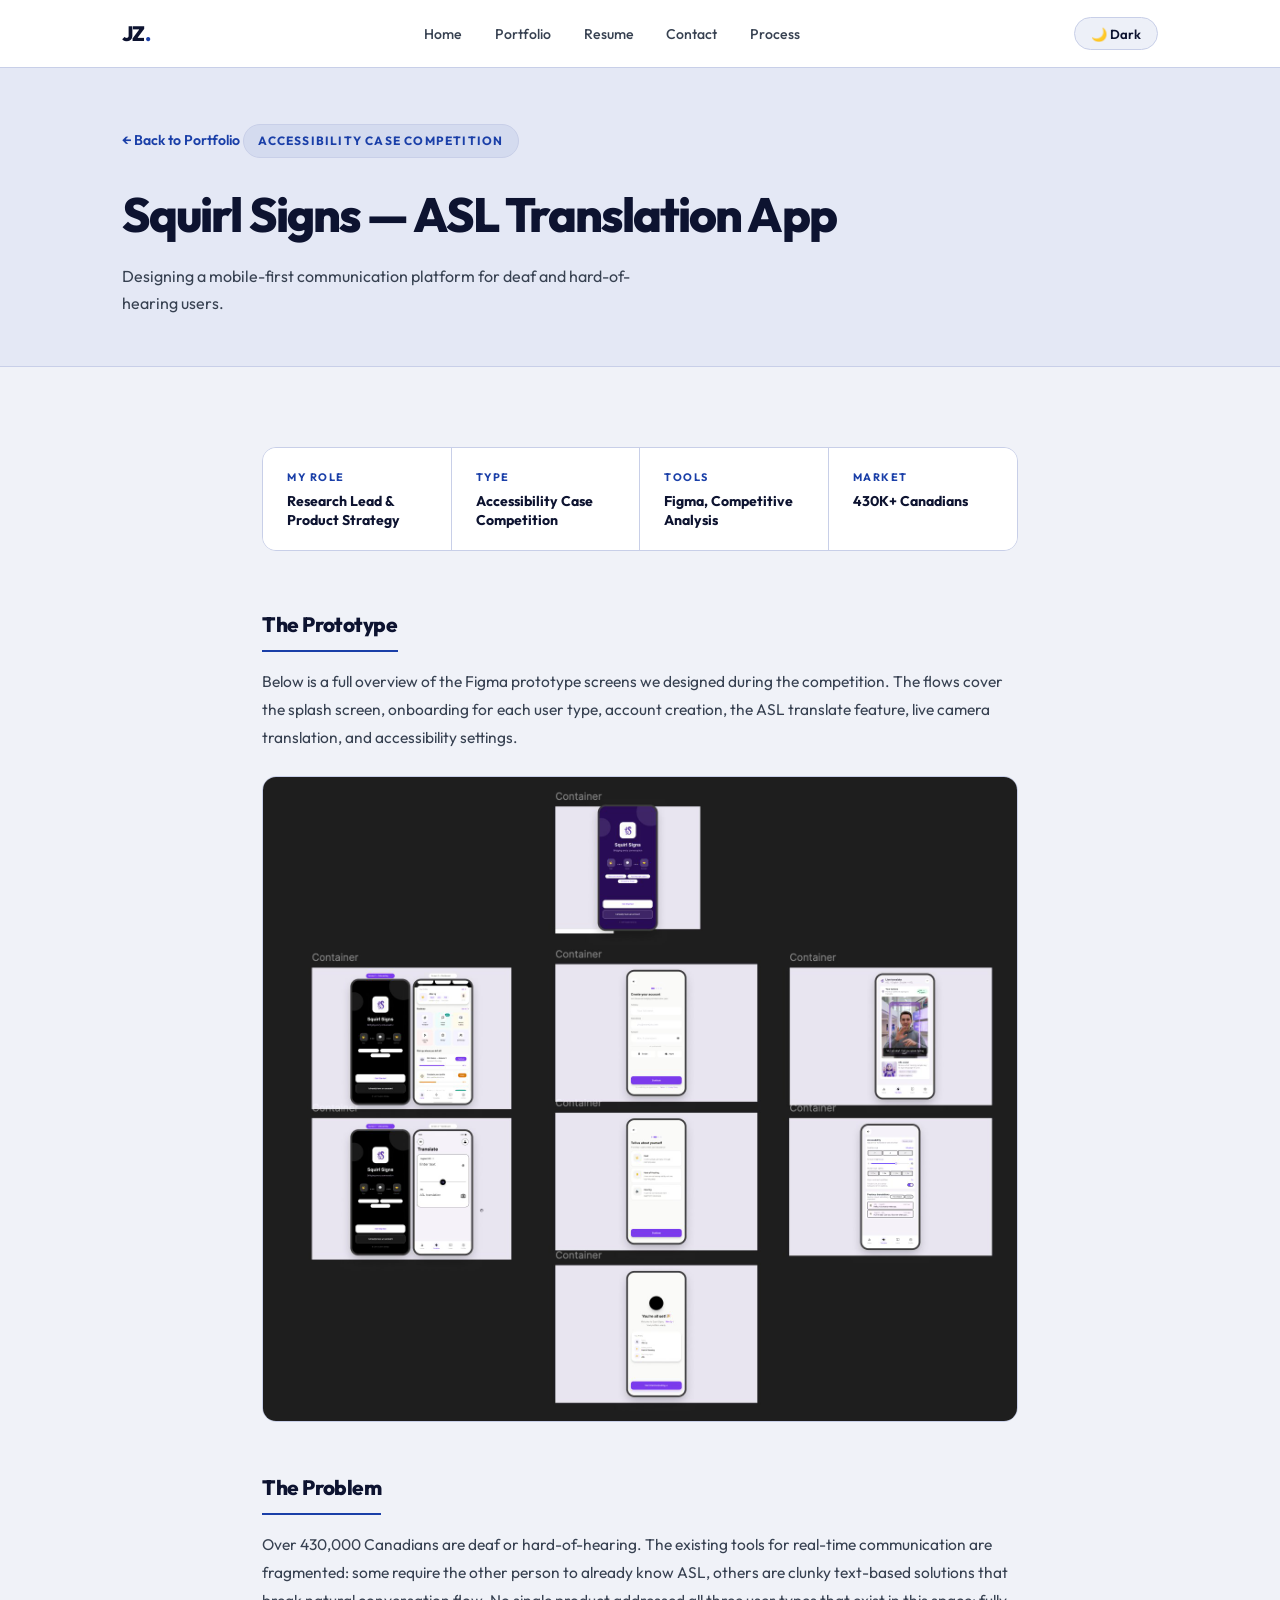
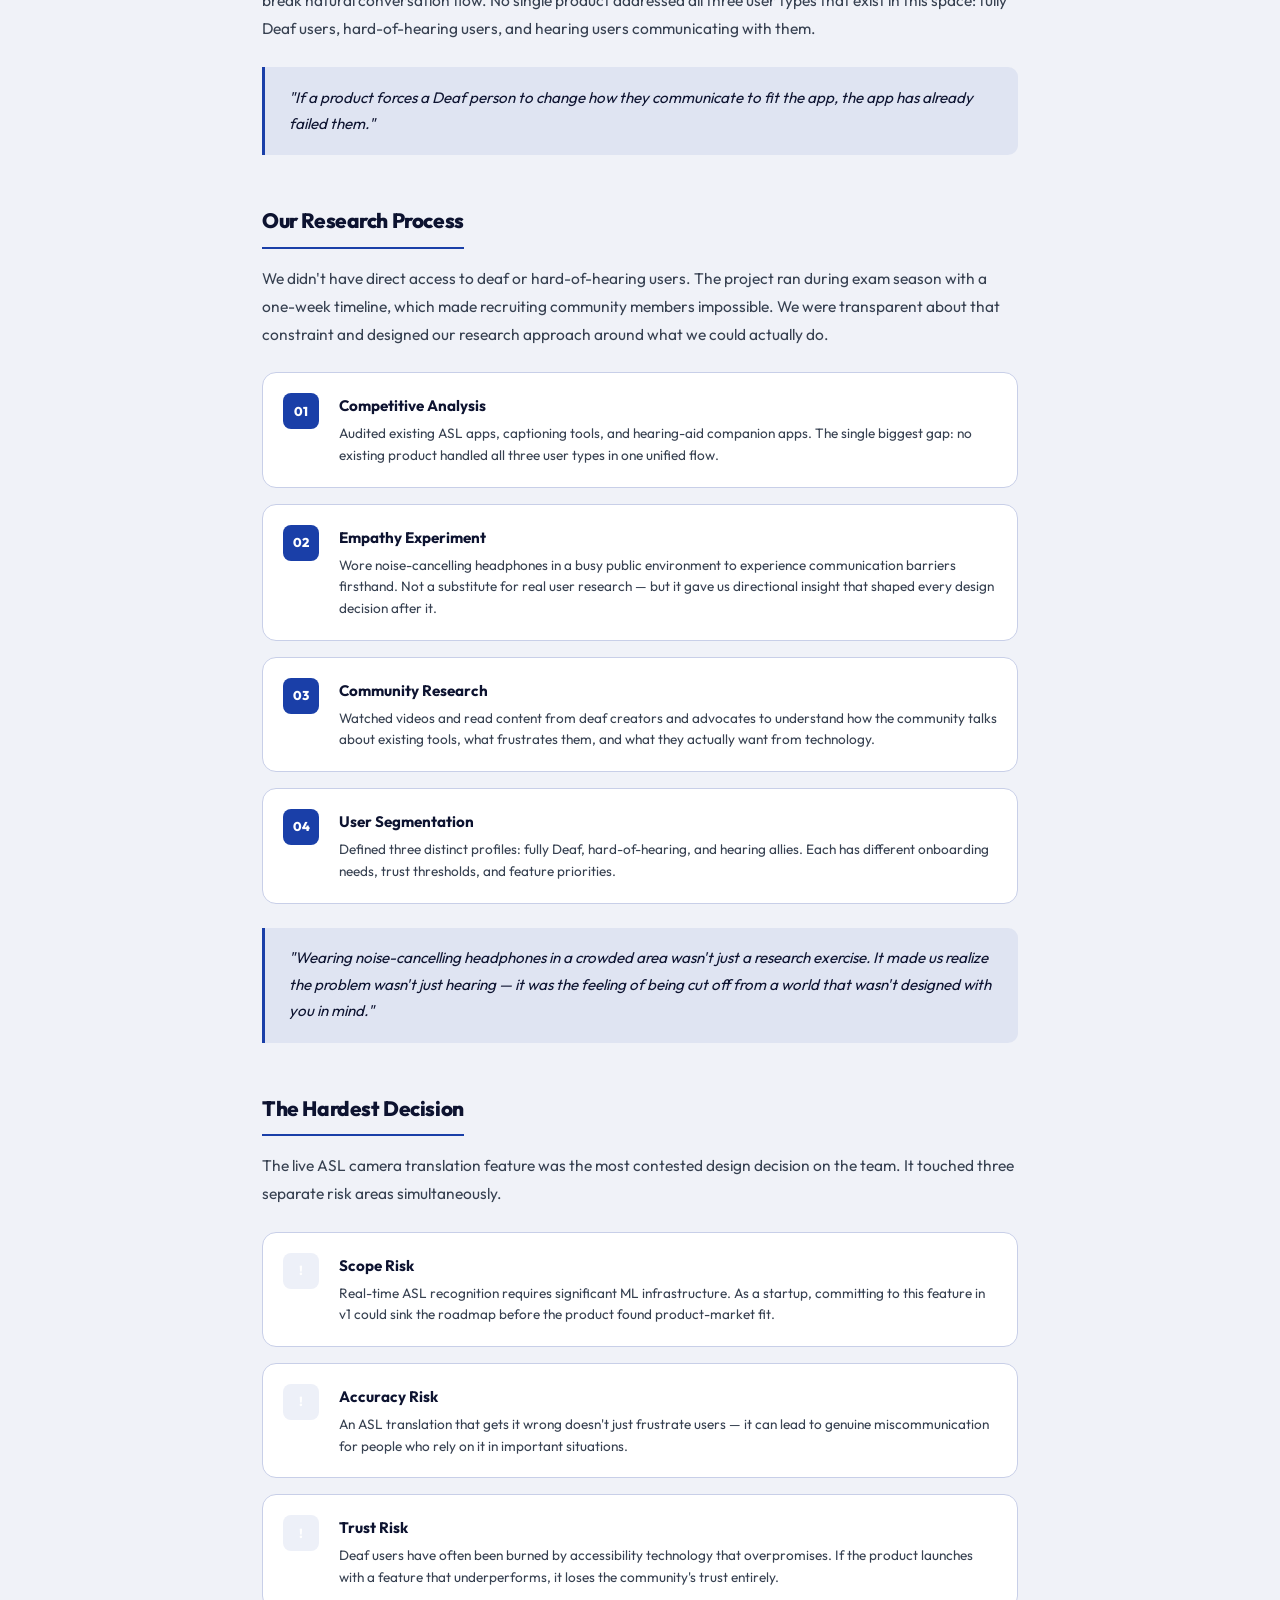
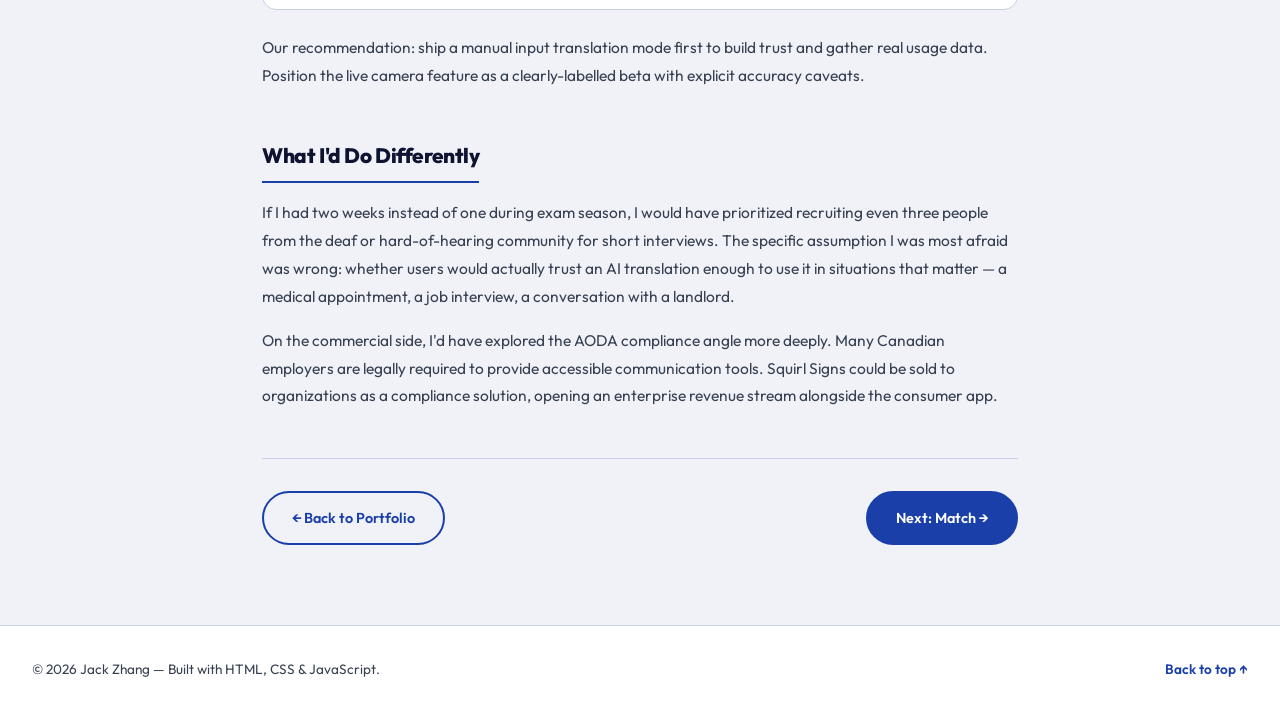
<file: Portfolio/squirl-case.html>
<!DOCTYPE html>
<html lang="en">
<head>
  <meta charset="UTF-8" />
  <meta name="viewport" content="width=device-width, initial-scale=1.0" />
  <title>Squirl Signs | Jack Zhang</title>
  <link rel="stylesheet" href="css/style.css" />
</head>
<body>

  <nav class="navbar">
    <div class="nav-container">
      <a href="index.html" class="nav-logo">JZ<span class="logo-dot">.</span></a>
      <button class="hamburger" id="hamburger" aria-label="Open navigation menu">&#9776;</button>
      <ul class="nav-links" id="nav-links">
        <li><a href="index.html">Home</a></li>
        <li><a href="portfolio.html" class="active">Portfolio</a></li>
        <li><a href="resume.html">Resume</a></li>
        <li><a href="contact.html">Contact</a></li>
        <li><a href="process.html">Process</a></li>
      </ul>
      <button class="dark-toggle" id="darkToggle">🌙 Dark</button>
    </div>
  </nav>

  <main class="page-wrapper">

    <div class="page-hero">
      <div class="container">
        <a href="portfolio.html" class="back-link">&larr; Back to Portfolio</a>
        <div class="case-tag">Accessibility Case Competition</div>
        <h1>Squirl Signs &mdash; ASL Translation App</h1>
        <p>Designing a mobile-first communication platform for deaf and hard-of-hearing users.</p>
      </div>
    </div>

    <section class="section">
      <div class="container case-body">

        <div class="case-meta">
          <div class="case-meta-item">
            <span class="case-meta-label">My Role</span>
            <span class="case-meta-value">Research Lead &amp; Product Strategy</span>
          </div>
          <div class="case-meta-item">
            <span class="case-meta-label">Type</span>
            <span class="case-meta-value">Accessibility Case Competition</span>
          </div>
          <div class="case-meta-item">
            <span class="case-meta-label">Tools</span>
            <span class="case-meta-value">Figma, Competitive Analysis</span>
          </div>
          <div class="case-meta-item">
            <span class="case-meta-label">Market</span>
            <span class="case-meta-value">430K+ Canadians</span>
          </div>
        </div>

        <div class="case-section">
          <h2>The Prototype</h2>
          <p>Below is a full overview of the Figma prototype screens we designed during the competition. The flows cover the splash screen, onboarding for each user type, account creation, the ASL translate feature, live camera translation, and accessibility settings.</p>
          <div class="case-image-full">
            <img src="images/squirl-process.png" alt="Squirl Signs Figma prototype overview showing all app screens: splash, onboarding, account creation, translate, live ASL camera, and accessibility settings" />
          </div>
        </div>

        <div class="case-section">
          <h2>The Problem</h2>
          <p>Over 430,000 Canadians are deaf or hard-of-hearing. The existing tools for real-time communication are fragmented: some require the other person to already know ASL, others are clunky text-based solutions that break natural conversation flow. No single product addressed all three user types that exist in this space: fully Deaf users, hard-of-hearing users, and hearing users communicating with them.</p>
          <div class="case-quote">"If a product forces a Deaf person to change how they communicate to fit the app, the app has already failed them."</div>
        </div>

        <div class="case-section">
          <h2>Our Research Process</h2>
          <p>We didn't have direct access to deaf or hard-of-hearing users. The project ran during exam season with a one-week timeline, which made recruiting community members impossible. We were transparent about that constraint and designed our research approach around what we could actually do.</p>
          <div class="case-steps">
            <div class="case-step">
              <div class="case-step-num">01</div>
              <div>
                <strong>Competitive Analysis</strong>
                <p>Audited existing ASL apps, captioning tools, and hearing-aid companion apps. The single biggest gap: no existing product handled all three user types in one unified flow.</p>
              </div>
            </div>
            <div class="case-step">
              <div class="case-step-num">02</div>
              <div>
                <strong>Empathy Experiment</strong>
                <p>Wore noise-cancelling headphones in a busy public environment to experience communication barriers firsthand. Not a substitute for real user research &mdash; but it gave us directional insight that shaped every design decision after it.</p>
              </div>
            </div>
            <div class="case-step">
              <div class="case-step-num">03</div>
              <div>
                <strong>Community Research</strong>
                <p>Watched videos and read content from deaf creators and advocates to understand how the community talks about existing tools, what frustrates them, and what they actually want from technology.</p>
              </div>
            </div>
            <div class="case-step">
              <div class="case-step-num">04</div>
              <div>
                <strong>User Segmentation</strong>
                <p>Defined three distinct profiles: fully Deaf, hard-of-hearing, and hearing allies. Each has different onboarding needs, trust thresholds, and feature priorities.</p>
              </div>
            </div>
          </div>
          <div class="case-quote">"Wearing noise-cancelling headphones in a crowded area wasn't just a research exercise. It made us realize the problem wasn't just hearing &mdash; it was the feeling of being cut off from a world that wasn't designed with you in mind."</div>
        </div>

        <div class="case-section">
          <h2>The Hardest Decision</h2>
          <p>The live ASL camera translation feature was the most contested design decision on the team. It touched three separate risk areas simultaneously.</p>
          <div class="case-steps">
            <div class="case-step">
              <div class="case-step-num" style="background:rgba(26,63,168,0.08);">!</div>
              <div>
                <strong>Scope Risk</strong>
                <p>Real-time ASL recognition requires significant ML infrastructure. As a startup, committing to this feature in v1 could sink the roadmap before the product found product-market fit.</p>
              </div>
            </div>
            <div class="case-step">
              <div class="case-step-num" style="background:rgba(26,63,168,0.08);">!</div>
              <div>
                <strong>Accuracy Risk</strong>
                <p>An ASL translation that gets it wrong doesn't just frustrate users &mdash; it can lead to genuine miscommunication for people who rely on it in important situations.</p>
              </div>
            </div>
            <div class="case-step">
              <div class="case-step-num" style="background:rgba(26,63,168,0.08);">!</div>
              <div>
                <strong>Trust Risk</strong>
                <p>Deaf users have often been burned by accessibility technology that overpromises. If the product launches with a feature that underperforms, it loses the community's trust entirely.</p>
              </div>
            </div>
          </div>
          <p>Our recommendation: ship a manual input translation mode first to build trust and gather real usage data. Position the live camera feature as a clearly-labelled beta with explicit accuracy caveats.</p>
        </div>

        <div class="case-section">
          <h2>What I'd Do Differently</h2>
          <p>If I had two weeks instead of one during exam season, I would have prioritized recruiting even three people from the deaf or hard-of-hearing community for short interviews. The specific assumption I was most afraid was wrong: whether users would actually trust an AI translation enough to use it in situations that matter &mdash; a medical appointment, a job interview, a conversation with a landlord.</p>
          <p>On the commercial side, I'd have explored the AODA compliance angle more deeply. Many Canadian employers are legally required to provide accessible communication tools. Squirl Signs could be sold to organizations as a compliance solution, opening an enterprise revenue stream alongside the consumer app.</p>
        </div>

        <div class="case-nav">
          <a href="portfolio.html" class="btn btn-outline">&larr; Back to Portfolio</a>
          <a href="match-case.html" class="btn btn-primary">Next: Match &rarr;</a>
        </div>

      </div>
    </section>
  </main>

  <footer class="footer">
    <p>&copy; 2026 Jack Zhang &mdash; Built with HTML, CSS &amp; JavaScript.</p>
    <a href="#" class="footer-top">Back to top &uarr;</a>
  </footer>

  <script src="js/script.js"></script>
</body>
</html>
</file>
<file: style.css>
/* ============================================
   style.css — Jack Zhang Portfolio
   All styles for the entire website
   ============================================ */

/* --- Google Font --- */
@import url('https://fonts.googleapis.com/css2?family=Outfit:wght@300;400;500;600;700;800&display=swap');

/* --- CSS Variables (Light Mode Default) --- */
:root {
  --bg:           #f0f2f8;
  --bg-alt:       #e4e8f5;
  --surface:      #ffffff;
  --border:       #c8cfe8;
  --accent:       #1a3fa8;
  --accent-hover: #163391;
  --accent-light: rgba(26, 63, 168, 0.08);
  --text:         #0d1330;
  --text-muted:   #374151;
  --radius:       14px;
  --nav-height:   68px;
  --font:         'Outfit', system-ui, sans-serif;
  --shadow:       0 4px 20px rgba(13, 19, 48, 0.08);
}

/* --- Dark Mode --- */
body.dark {
  --bg:           #080c14;
  --bg-alt:       #0f1526;
  --surface:      #0d1220;
  --border:       #1a2236;
  --accent:       #7aaeff;
  --accent-hover: #5b95f7;
  --accent-light: rgba(122, 174, 255, 0.08);
  --text:         #f0f2f7;
  --text-muted:   #aab4cc;
  --shadow:       0 4px 20px rgba(0, 0, 0, 0.3);
}

/* --- Reset & Base --- */
*, *::before, *::after {
  box-sizing: border-box;
  margin: 0;
  padding: 0;
}

html { scroll-behavior: smooth; }

body {
  background-color: var(--bg);
  color: var(--text);
  font-family: var(--font);
  font-size: 16px;
  line-height: 1.7;
  transition: background-color 0.3s, color 0.3s;
}

a { text-decoration: none; color: inherit; }
ul { list-style: none; }
img { max-width: 100%; display: block; }

.container {
  max-width: 1100px;
  margin: 0 auto;
  padding: 0 2rem;
}

/* ============================================
   NAVBAR (shared across all pages)
   ============================================ */
.navbar {
  position: fixed;
  top: 0; left: 0; right: 0;
  height: var(--nav-height);
  background-color: var(--surface);
  border-bottom: 1px solid var(--border);
  z-index: 100;
  transition: background-color 0.3s, border-color 0.3s;
}

.nav-container {
  max-width: 1100px;
  margin: 0 auto;
  padding: 0 2rem;
  height: 100%;
  display: flex;
  align-items: center;
  justify-content: space-between;
  gap: 1rem;
}

.nav-logo {
  font-size: 1.3rem;
  font-weight: 800;
  color: var(--text);
  letter-spacing: -0.03em;
}

.logo-dot { color: var(--accent); }

.nav-links {
  display: flex;
  gap: 0.25rem;
  align-items: center;
}

.nav-links a {
  font-size: 0.88rem;
  font-weight: 500;
  color: var(--text-muted);
  padding: 0.4rem 0.9rem;
  border-radius: 8px;
  transition: color 0.2s, background-color 0.2s;
}

.nav-links a:hover,
.nav-links a.active {
  color: var(--accent);
  background-color: var(--accent-light);
}

.hamburger {
  display: none;
  background: none;
  border: 1px solid var(--border);
  color: var(--text);
  font-size: 1.2rem;
  padding: 0.3rem 0.7rem;
  border-radius: 8px;
  cursor: pointer;
}

.dark-toggle {
  display: flex;
  align-items: center;
  gap: 0.4rem;
  background: var(--accent-light);
  border: 1px solid var(--border);
  color: var(--text);
  font-size: 0.82rem;
  font-weight: 600;
  font-family: var(--font);
  padding: 0.45rem 1rem;
  border-radius: 100px;
  cursor: pointer;
  transition: all 0.2s;
  white-space: nowrap;
}

.dark-toggle:hover {
  background: var(--accent);
  color: #fff;
  border-color: var(--accent);
}

/* ============================================
   BUTTONS (shared)
   ============================================ */
.btn {
  display: inline-block;
  padding: 0.8rem 1.75rem;
  border-radius: 100px;
  font-size: 0.9rem;
  font-weight: 600;
  font-family: var(--font);
  cursor: pointer;
  transition: all 0.2s;
  border: 2px solid transparent;
}

.btn-primary {
  background-color: var(--accent);
  color: #ffffff;
  border-color: var(--accent);
}
.btn-primary:hover {
  background-color: var(--accent-hover);
  border-color: var(--accent-hover);
  transform: translateY(-2px);
  box-shadow: 0 6px 20px rgba(26, 63, 168, 0.25);
}

.btn-outline {
  background-color: transparent;
  color: var(--accent);
  border-color: var(--accent);
}
.btn-outline:hover {
  background-color: var(--accent);
  color: #ffffff;
  transform: translateY(-2px);
}

/* ============================================
   PAGE WRAPPER (adds top padding for fixed nav)
   ============================================ */
.page-wrapper {
  padding-top: var(--nav-height);
  min-height: 100vh;
}

/* ============================================
   SECTION STYLES (shared)
   ============================================ */
.section { padding: 5rem 0; }
.section-alt { background-color: var(--bg-alt); transition: background-color 0.3s; }

.section-header {
  display: flex;
  align-items: baseline;
  gap: 0.75rem;
  margin-bottom: 3rem;
}

.section-number {
  font-size: 0.72rem;
  font-weight: 700;
  letter-spacing: 0.15em;
  color: var(--accent);
  opacity: 0.55;
}

.section-title {
  font-size: clamp(1.6rem, 3vw, 2.2rem);
  font-weight: 800;
  color: var(--text);
  letter-spacing: -0.03em;
}

.section-title::after {
  content: '';
  display: block;
  width: 40px;
  height: 3px;
  background-color: var(--accent);
  border-radius: 2px;
  margin-top: 0.5rem;
}

/* ============================================
   FOOTER (shared)
   ============================================ */
.footer {
  background: var(--surface);
  border-top: 1px solid var(--border);
  padding: 2rem;
  display: flex;
  justify-content: space-between;
  align-items: center;
  font-size: 0.85rem;
  color: var(--text-muted);
  transition: background-color 0.3s, border-color 0.3s;
}

.footer-top {
  color: var(--accent);
  font-weight: 600;
  font-size: 0.85rem;
  transition: opacity 0.2s;
}
.footer-top:hover { opacity: 0.7; }

/* ============================================
   HOME PAGE — HERO
   ============================================ */
.hero {
  min-height: calc(100vh - var(--nav-height));
  display: flex;
  align-items: center;
  gap: 4rem;
  padding: 4rem 2rem;
  max-width: 1100px;
  margin: 0 auto;
}

.hero-content { flex: 1; }

.hero-badge {
  display: inline-block;
  background: var(--accent-light);
  border: 1px solid var(--border);
  color: var(--accent);
  font-size: 0.78rem;
  font-weight: 600;
  padding: 0.4rem 1rem;
  border-radius: 100px;
  margin-bottom: 1.5rem;
  letter-spacing: 0.06em;
}

.hero-name {
  font-size: clamp(2.8rem, 6vw, 5rem);
  font-weight: 800;
  line-height: 1.0;
  letter-spacing: -0.04em;
  color: var(--text);
  margin-bottom: 0.5rem;
}

.hero-name-accent { color: var(--accent); }

.hero-role {
  font-size: 1.1rem;
  font-weight: 600;
  color: var(--accent);
  margin-bottom: 1rem;
}

.hero-bio {
  font-size: 1rem;
  color: var(--text-muted);
  max-width: 480px;
  margin-bottom: 2rem;
  line-height: 1.75;
}

.hero-buttons {
  display: flex;
  gap: 1rem;
  flex-wrap: wrap;
}

/* Hero photo side */
.hero-photo-side {
  flex-shrink: 0;
  display: flex;
  flex-direction: column;
  align-items: center;
  gap: 1rem;
}

.hero-photo-frame {
  width: 280px;
  height: 280px;
  border-radius: 24px;
  background: var(--accent-light);
  border: 2px solid var(--border);
  overflow: hidden;
  display: flex;
  align-items: center;
  justify-content: center;
  position: relative;
}

.hero-photo-frame img {
  width: 100%;
  height: 100%;
  object-fit: cover;
}

/* Placeholder shown when no photo is added */
.photo-placeholder {
  display: flex;
  flex-direction: column;
  align-items: center;
  gap: 0.5rem;
  color: var(--accent);
  opacity: 0.5;
  text-align: center;
  padding: 1rem;
}

.photo-placeholder span {
  font-size: 3rem;
}

.photo-placeholder p {
  font-size: 0.78rem;
  font-weight: 600;
  color: var(--text-muted);
}

/* Quick info cards below photo */
.hero-info-cards {
  display: flex;
  gap: 0.75rem;
}

.info-chip {
  background: var(--surface);
  border: 1px solid var(--border);
  border-radius: 10px;
  padding: 0.6rem 1rem;
  text-align: center;
  font-size: 0.72rem;
}

.info-chip-label {
  display: block;
  font-weight: 700;
  color: var(--accent);
  letter-spacing: 0.08em;
  text-transform: uppercase;
  margin-bottom: 0.15rem;
}

.info-chip-value {
  display: block;
  font-weight: 600;
  color: var(--text);
  font-size: 0.78rem;
}

/* ============================================
   HOME PAGE — ABOUT STRIP
   ============================================ */
.home-about {
  background: var(--bg-alt);
  padding: 4rem 0;
  transition: background-color 0.3s;
}

.facts-row {
  display: grid;
  grid-template-columns: repeat(4, 1fr);
  gap: 1.5rem;
}

.fact-card {
  background: var(--surface);
  border: 1px solid var(--border);
  border-radius: var(--radius);
  padding: 1.5rem;
  text-align: center;
  transition: transform 0.2s, border-color 0.2s;
}

.fact-card:hover {
  transform: translateY(-3px);
  border-color: var(--accent);
}

.fact-number {
  display: block;
  font-size: 2.2rem;
  font-weight: 800;
  color: var(--accent);
  letter-spacing: -0.04em;
  line-height: 1;
  margin-bottom: 0.35rem;
}

.fact-label {
  display: block;
  font-size: 0.78rem;
  font-weight: 600;
  color: var(--text-muted);
}

/* ============================================
   PORTFOLIO PAGE
   ============================================ */
.portfolio-intro {
  font-size: 1rem;
  color: var(--text-muted);
  max-width: 600px;
  margin-bottom: 3rem;
  line-height: 1.75;
}

/* CSS Grid gallery layout */
.portfolio-grid {
  display: grid;
  grid-template-columns: repeat(3, 1fr);
  gap: 1.5rem;
}

.portfolio-card {
  background: var(--surface);
  border: 1px solid var(--border);
  border-radius: var(--radius);
  overflow: hidden;
  transition: transform 0.2s, box-shadow 0.2s, border-color 0.2s;
}

.portfolio-card:hover {
  transform: translateY(-5px);
  box-shadow: var(--shadow);
  border-color: var(--accent);
}

.portfolio-card-img {
  width: 100%;
  height: 180px;
  background: var(--accent-light);
  display: flex;
  align-items: center;
  justify-content: center;
  font-size: 3rem;
  color: var(--accent);
  position: relative;
  overflow: hidden;
}

.portfolio-card-img img {
  width: 100%;
  height: 100%;
  object-fit: cover;
}

.portfolio-card-body {
  padding: 1.5rem;
}

.portfolio-card-tag {
  display: inline-block;
  background: var(--accent-light);
  color: var(--accent);
  font-size: 0.7rem;
  font-weight: 700;
  letter-spacing: 0.08em;
  text-transform: uppercase;
  padding: 0.25rem 0.65rem;
  border-radius: 100px;
  margin-bottom: 0.6rem;
}

.portfolio-card-body h3 {
  font-size: 1rem;
  font-weight: 700;
  color: var(--text);
  margin-bottom: 0.4rem;
}

.portfolio-card-body p {
  font-size: 0.85rem;
  color: var(--text-muted);
  line-height: 1.6;
  margin-bottom: 1rem;
}

.portfolio-tags {
  display: flex;
  flex-wrap: wrap;
  gap: 0.35rem;
}

.tag {
  background: var(--bg-alt);
  border: 1px solid var(--border);
  color: var(--text-muted);
  font-size: 0.7rem;
  font-weight: 500;
  padding: 0.18rem 0.6rem;
  border-radius: 6px;
}

/* ============================================
   RESUME PAGE
   ============================================ */
.resume-grid {
  display: grid;
  grid-template-columns: 1fr 1fr;
  gap: 3rem;
  align-items: start;
}

.resume-section-title {
  font-size: 1rem;
  font-weight: 800;
  color: var(--accent);
  text-transform: uppercase;
  letter-spacing: 0.1em;
  margin-bottom: 1.5rem;
  padding-bottom: 0.5rem;
  border-bottom: 2px solid var(--accent);
}

/* Resume entry — date on left, details on right using Flexbox */
.resume-entry {
  display: flex;
  gap: 1.25rem;
  margin-bottom: 1.75rem;
}

.resume-date {
  flex-shrink: 0;
  width: 100px;
  font-size: 0.78rem;
  font-weight: 600;
  color: var(--accent);
  padding-top: 0.25rem;
  line-height: 1.4;
}

.resume-details {
  flex: 1;
}

.resume-details h4 {
  font-size: 0.95rem;
  font-weight: 700;
  color: var(--text);
  margin-bottom: 0.2rem;
}

.resume-details .institution {
  font-size: 0.85rem;
  color: var(--accent);
  font-weight: 600;
  margin-bottom: 0.4rem;
}

.resume-details p {
  font-size: 0.85rem;
  color: var(--text-muted);
  line-height: 1.6;
}

/* Skills list */
.skills-list {
  display: flex;
  flex-direction: column;
  gap: 0.75rem;
}

.skill-row {
  display: flex;
  align-items: center;
  gap: 1rem;
}

.skill-name {
  width: 130px;
  font-size: 0.85rem;
  font-weight: 600;
  color: var(--text);
  flex-shrink: 0;
}

.skill-bar {
  flex: 1;
  height: 8px;
  background: var(--border);
  border-radius: 100px;
  overflow: hidden;
}

.skill-fill {
  height: 100%;
  background: var(--accent);
  border-radius: 100px;
}

/* ============================================
   CONTACT PAGE
   ============================================ */
.contact-layout {
  display: grid;
  grid-template-columns: 1fr 1fr;
  gap: 3rem;
  align-items: start;
}

/* HTML Form */
.contact-form {
  display: flex;
  flex-direction: column;
  gap: 1.25rem;
}

.form-group {
  display: flex;
  flex-direction: column;
  gap: 0.4rem;
}

.form-group label {
  font-size: 0.85rem;
  font-weight: 600;
  color: var(--text);
}

.form-group input,
.form-group select,
.form-group textarea {
  width: 100%;
  padding: 0.75rem 1rem;
  border: 1.5px solid var(--border);
  border-radius: 10px;
  background: var(--surface);
  color: var(--text);
  font-family: var(--font);
  font-size: 0.9rem;
  transition: border-color 0.2s, box-shadow 0.2s;
  outline: none;
}

.form-group input:focus,
.form-group select:focus,
.form-group textarea:focus {
  border-color: var(--accent);
  box-shadow: 0 0 0 3px var(--accent-light);
}

.form-group textarea { resize: vertical; min-height: 130px; }

/* Contact info side */
.contact-info {
  display: flex;
  flex-direction: column;
  gap: 1.5rem;
}

.contact-info-item {
  display: flex;
  align-items: flex-start;
  gap: 1rem;
}

.contact-info-icon {
  width: 40px;
  height: 40px;
  background: var(--accent-light);
  border: 1px solid var(--border);
  border-radius: 10px;
  display: flex;
  align-items: center;
  justify-content: center;
  font-size: 1.1rem;
  flex-shrink: 0;
}

.contact-info-text strong {
  display: block;
  font-size: 0.85rem;
  font-weight: 700;
  color: var(--text);
  margin-bottom: 0.15rem;
}

.contact-info-text span {
  font-size: 0.85rem;
  color: var(--text-muted);
}

/* Embedded media */
.contact-embed {
  margin-top: 1.5rem;
  border-radius: var(--radius);
  overflow: hidden;
  border: 1px solid var(--border);
}

.contact-embed iframe {
  width: 100%;
  display: block;
  border: none;
}

.embed-label {
  font-size: 0.75rem;
  font-weight: 600;
  color: var(--text-muted);
  text-align: center;
  padding: 0.5rem;
  background: var(--bg-alt);
}

/* ============================================
   PROCESS PAGE
   ============================================ */
.process-intro {
  font-size: 1rem;
  color: var(--text-muted);
  max-width: 650px;
  margin-bottom: 3rem;
  line-height: 1.8;
}

.process-block {
  background: var(--surface);
  border: 1px solid var(--border);
  border-radius: var(--radius);
  padding: 2rem;
  margin-bottom: 2rem;
}

.process-block h3 {
  font-size: 1.1rem;
  font-weight: 800;
  color: var(--text);
  margin-bottom: 1rem;
  padding-bottom: 0.75rem;
  border-bottom: 1px solid var(--border);
}

.process-block p {
  font-size: 0.92rem;
  color: var(--text-muted);
  line-height: 1.8;
  margin-bottom: 0.75rem;
}

.process-block p:last-child { margin-bottom: 0; }

/* Wireframe placeholder grid */
.wireframe-grid {
  display: grid;
  grid-template-columns: repeat(3, 1fr);
  gap: 1rem;
  margin-top: 1.25rem;
}

.wireframe-item {
  background: var(--bg-alt);
  border: 1px dashed var(--border);
  border-radius: 10px;
  padding: 1.5rem 1rem;
  text-align: center;
}

.wireframe-item p {
  font-size: 0.8rem;
  color: var(--text-muted);
  font-weight: 600;
  margin: 0;
}

.wireframe-item span {
  font-size: 2rem;
  display: block;
  margin-bottom: 0.4rem;
  opacity: 0.4;
}

/* References list */
.references-list {
  margin-top: 0.75rem;
  display: flex;
  flex-direction: column;
  gap: 0.75rem;
}

.reference-item {
  font-size: 0.85rem;
  color: var(--text-muted);
  line-height: 1.65;
  padding-left: 1rem;
  border-left: 2px solid var(--border);
}

/* Accessibility checklist */
.a11y-list {
  display: flex;
  flex-direction: column;
  gap: 0.6rem;
  margin-top: 0.75rem;
}

.a11y-item {
  display: flex;
  align-items: flex-start;
  gap: 0.75rem;
  font-size: 0.88rem;
  color: var(--text-muted);
  line-height: 1.6;
}

.a11y-check {
  color: #16a34a;
  font-weight: 700;
  flex-shrink: 0;
  font-size: 1rem;
}

/* ============================================
   PAGE HERO (for inner pages)
   ============================================ */
.page-hero {
  background: var(--bg-alt);
  padding: 3.5rem 0 3rem;
  border-bottom: 1px solid var(--border);
  transition: background-color 0.3s;
}

.page-hero h1 {
  font-size: clamp(2rem, 4vw, 3rem);
  font-weight: 800;
  color: var(--text);
  letter-spacing: -0.04em;
  margin-bottom: 0.5rem;
}

.page-hero p {
  font-size: 1rem;
  color: var(--text-muted);
  max-width: 520px;
}

/* ============================================
   MEDIA QUERIES — RESPONSIVE
   ============================================ */

/* Tablet 900px */
@media (max-width: 900px) {

  .hero {
    flex-direction: column-reverse;
    text-align: center;
    gap: 2rem;
    padding: 3rem 2rem;
  }

  .hero-bio { margin: 0 auto 2rem; }
  .hero-buttons { justify-content: center; }

  .hero-photo-frame { width: 200px; height: 200px; }

  .facts-row { grid-template-columns: repeat(2, 1fr); }

  .portfolio-grid { grid-template-columns: repeat(2, 1fr); }

  .resume-grid { grid-template-columns: 1fr; gap: 2rem; }

  .contact-layout { grid-template-columns: 1fr; }

  .wireframe-grid { grid-template-columns: repeat(2, 1fr); }
}

/* Mobile 768px */
@media (max-width: 768px) {

  /* Hamburger shows, nav links stack */
  .nav-links {
    display: none;
    position: absolute;
    top: var(--nav-height);
    left: 0; right: 0;
    background-color: var(--surface);
    border-bottom: 1px solid var(--border);
    flex-direction: column;
    padding: 1rem 1.5rem;
    gap: 0.25rem;
    z-index: 99;
  }

  .nav-links.open { display: flex; }
  .hamburger { display: block; }

  .portfolio-grid { grid-template-columns: 1fr; }
  .wireframe-grid { grid-template-columns: 1fr; }

  .footer {
    flex-direction: column;
    gap: 0.5rem;
    text-align: center;
  }
}

/* Small mobile 480px */
@media (max-width: 480px) {

  .container { padding: 0 1.25rem; }

  .hero-buttons {
    flex-direction: column;
    align-items: center;
  }
  .hero-buttons .btn { width: 100%; text-align: center; }

  .facts-row { grid-template-columns: 1fr 1fr; }

  .hero-info-cards { flex-direction: column; }

  .resume-entry { flex-direction: column; gap: 0.4rem; }
  .resume-date { width: auto; }

  .contact-layout { grid-template-columns: 1fr; }
}

/* ============================================
   PORTFOLIO — 2-column big cards
   ============================================ */
.portfolio-grid-2col {
  grid-template-columns: repeat(2, 1fr);
}

.portfolio-card-link {
  text-decoration: none;
  color: inherit;
  display: block;
  cursor: pointer;
}

.portfolio-card-img-tall {
  height: 260px;
  position: relative;
}

.portfolio-card-overlay {
  position: absolute;
  inset: 0;
  background: rgba(26, 63, 168, 0.85);
  display: flex;
  align-items: center;
  justify-content: center;
  opacity: 0;
  transition: opacity 0.3s;
  border-radius: 0;
}

.portfolio-card-link:hover .portfolio-card-overlay { opacity: 1; }

.overlay-cta {
  color: #fff;
  font-size: 1rem;
  font-weight: 700;
  letter-spacing: 0.02em;
}

.card-read-more {
  display: inline-block;
  color: var(--accent);
  font-size: 0.88rem;
  font-weight: 700;
  margin-top: 0.5rem;
  transition: gap 0.2s;
}

.portfolio-card-link:hover .card-read-more { opacity: 0.75; }

/* ============================================
   CASE STUDY PAGES
   ============================================ */
.back-link {
  display: inline-block;
  color: var(--accent);
  font-size: 0.88rem;
  font-weight: 600;
  margin-bottom: 1rem;
  transition: opacity 0.2s;
}
.back-link:hover { opacity: 0.7; }

.case-tag {
  display: inline-block;
  background: var(--accent-light);
  border: 1px solid var(--border);
  color: var(--accent);
  font-size: 0.75rem;
  font-weight: 700;
  letter-spacing: 0.1em;
  text-transform: uppercase;
  padding: 0.35rem 0.9rem;
  border-radius: 100px;
  margin-bottom: 1rem;
}

.case-body { max-width: 820px; }

.case-meta {
  display: grid;
  grid-template-columns: repeat(4, 1fr);
  gap: 0;
  border: 1px solid var(--border);
  border-radius: var(--radius);
  overflow: hidden;
  margin-bottom: 3.5rem;
}

.case-meta-item {
  padding: 1.25rem 1.5rem;
  border-right: 1px solid var(--border);
  background: var(--surface);
}
.case-meta-item:last-child { border-right: none; }

.case-meta-label {
  display: block;
  font-size: 0.68rem;
  font-weight: 700;
  letter-spacing: 0.14em;
  text-transform: uppercase;
  color: var(--accent);
  margin-bottom: 0.35rem;
}

.case-meta-value {
  display: block;
  font-size: 0.88rem;
  font-weight: 700;
  color: var(--text);
  line-height: 1.35;
}

.case-section {
  margin-bottom: 3rem;
}

.case-section h2 {
  font-size: 1.3rem;
  font-weight: 800;
  color: var(--text);
  letter-spacing: -0.02em;
  margin-bottom: 1rem;
  padding-bottom: 0.5rem;
  border-bottom: 2px solid var(--accent);
  display: inline-block;
}

.case-section p {
  color: var(--text-muted);
  font-size: 0.97rem;
  line-height: 1.8;
  margin-bottom: 1rem;
}

.case-section p:last-child { margin-bottom: 0; }

.case-quote {
  background: var(--accent-light);
  border-left: 3px solid var(--accent);
  border-radius: 0 10px 10px 0;
  padding: 1.1rem 1.5rem;
  margin: 1.5rem 0;
  font-style: italic;
  color: var(--text);
  font-size: 0.95rem;
  line-height: 1.75;
}

.case-steps {
  display: flex;
  flex-direction: column;
  gap: 1rem;
  margin: 1.5rem 0;
}

.case-step {
  display: flex;
  gap: 1.25rem;
  align-items: flex-start;
  background: var(--surface);
  border: 1px solid var(--border);
  border-radius: var(--radius);
  padding: 1.25rem;
}

.case-step-num {
  width: 36px;
  height: 36px;
  background: var(--accent);
  color: #fff;
  border-radius: 8px;
  display: flex;
  align-items: center;
  justify-content: center;
  font-size: 0.8rem;
  font-weight: 800;
  flex-shrink: 0;
}

.case-step strong {
  display: block;
  font-size: 0.95rem;
  color: var(--text);
  margin-bottom: 0.25rem;
}

.case-step p {
  font-size: 0.85rem;
  color: var(--text-muted);
  margin: 0;
  line-height: 1.6;
}

.case-metrics {
  display: grid;
  grid-template-columns: repeat(3, 1fr);
  gap: 1rem;
  margin: 1.5rem 0;
}

.case-metric {
  background: var(--surface);
  border: 1px solid var(--border);
  border-radius: var(--radius);
  padding: 1.5rem;
  text-align: center;
}

.case-metric-val {
  display: block;
  font-size: 2rem;
  font-weight: 800;
  color: var(--accent);
  letter-spacing: -0.04em;
  line-height: 1;
  margin-bottom: 0.4rem;
}

.case-metric-lbl {
  display: block;
  font-size: 0.78rem;
  color: var(--text-muted);
  line-height: 1.4;
}

.case-nav {
  display: flex;
  gap: 1rem;
  justify-content: space-between;
  margin-top: 3rem;
  padding-top: 2rem;
  border-top: 1px solid var(--border);
}

/* ============================================
   SKILLS — simple pill tags, no bars
   ============================================ */
.skills-pills {
  display: flex;
  flex-wrap: wrap;
  gap: 0.75rem;
}

.skill-pill {
  background: var(--surface);
  border: 1.5px solid var(--border);
  color: var(--text);
  font-size: 0.88rem;
  font-weight: 600;
  padding: 0.55rem 1.2rem;
  border-radius: 100px;
  transition: border-color 0.2s, color 0.2s, background-color 0.2s;
}

.skill-pill:hover {
  border-color: var(--accent);
  color: var(--accent);
  background: var(--accent-light);
}

/* ============================================
   CONTACT — logo-only icons, no padding cards
   ============================================ */
.contact-icons-row {
  display: flex;
  gap: 1.5rem;
  align-items: center;
  flex-wrap: wrap;
  margin-bottom: 2.5rem;
}

.contact-icon-link {
  display: inline-flex;
  align-items: center;
  justify-content: center;
  width: 44px;
  height: 44px;
  border-radius: 10px;
  background: var(--surface);
  border: 1.5px solid var(--border);
  transition: border-color 0.2s, transform 0.2s;
  color: var(--text);
  font-size: 1.2rem;
}

.contact-icon-link:hover {
  border-color: var(--accent);
  color: var(--accent);
  transform: translateY(-2px);
}

/* ============================================
   RESUME — work/leadership experience
   ============================================ */
.resume-bullet-list {
  margin-top: 0.5rem;
  padding-left: 1rem;
  display: flex;
  flex-direction: column;
  gap: 0.3rem;
}

.resume-bullet-list li {
  font-size: 0.84rem;
  color: var(--text-muted);
  line-height: 1.6;
  list-style: disc;
}

@media (max-width: 768px) {
  .portfolio-grid-2col { grid-template-columns: 1fr; }
  .case-meta { grid-template-columns: repeat(2, 1fr); }
  .case-meta-item { border-bottom: 1px solid var(--border); }
  .case-metrics { grid-template-columns: 1fr; }
}

@media (max-width: 480px) {
  .case-meta { grid-template-columns: 1fr; }
  .case-nav { flex-direction: column; }
}

/* ============================================
   CASE STUDY — full width image
   ============================================ */
.case-image-full {
  margin: 1.5rem 0;
  border-radius: var(--radius);
  overflow: hidden;
  border: 1px solid var(--border);
  background: var(--bg-alt);
}

.case-image-full img {
  width: 100%;
  display: block;
  object-fit: cover;
}

/* ============================================
   PROCESS PAGE — wireframe images
   ============================================ */
.wireframe-grid {
  display: grid;
  grid-template-columns: repeat(2, 1fr);
  gap: 1.25rem;
  margin-top: 1.25rem;
}

.wireframe-item {
  background: var(--bg-alt);
  border: 1px solid var(--border);
  border-radius: 10px;
  overflow: hidden;
  text-align: center;
}

.wireframe-item img {
  width: 100%;
  height: auto;
  display: block;
  object-fit: contain;
}

.wireframe-item p {
  font-size: 0.8rem;
  color: var(--text-muted);
  font-weight: 600;
  padding: 0.6rem 1rem;
  margin: 0;
  background: var(--surface);
  border-top: 1px solid var(--border);
}

@media (max-width: 600px) {
  .wireframe-grid { grid-template-columns: 1fr; }
}
</file>
<file: Portfolio/css/style.css>
/* ============================================
   style.css — Jack Zhang Portfolio
   All styles for the entire website
   ============================================ */

/* --- Google Font --- */
@import url('https://fonts.googleapis.com/css2?family=Outfit:wght@300;400;500;600;700;800&display=swap');

/* --- CSS Variables (Light Mode Default) --- */
:root {
  --bg:           #f0f2f8;
  --bg-alt:       #e4e8f5;
  --surface:      #ffffff;
  --border:       #c8cfe8;
  --accent:       #1a3fa8;
  --accent-hover: #163391;
  --accent-light: rgba(26, 63, 168, 0.08);
  --text:         #0d1330;
  --text-muted:   #374151;
  --radius:       14px;
  --nav-height:   68px;
  --font:         'Outfit', system-ui, sans-serif;
  --shadow:       0 4px 20px rgba(13, 19, 48, 0.08);
}

/* --- Dark Mode --- */
body.dark {
  --bg:           #080c14;
  --bg-alt:       #0f1526;
  --surface:      #0d1220;
  --border:       #1a2236;
  --accent:       #7aaeff;
  --accent-hover: #5b95f7;
  --accent-light: rgba(122, 174, 255, 0.08);
  --text:         #f0f2f7;
  --text-muted:   #aab4cc;
  --shadow:       0 4px 20px rgba(0, 0, 0, 0.3);
}

/* --- Reset & Base --- */
*, *::before, *::after {
  box-sizing: border-box;
  margin: 0;
  padding: 0;
}

html { scroll-behavior: smooth; }

body {
  background-color: var(--bg);
  color: var(--text);
  font-family: var(--font);
  font-size: 16px;
  line-height: 1.7;
  transition: background-color 0.3s, color 0.3s;
}

a { text-decoration: none; color: inherit; }
ul { list-style: none; }
img { max-width: 100%; display: block; }

.container {
  max-width: 1100px;
  margin: 0 auto;
  padding: 0 2rem;
}

/* ============================================
   NAVBAR (shared across all pages)
   ============================================ */
.navbar {
  position: fixed;
  top: 0; left: 0; right: 0;
  height: var(--nav-height);
  background-color: var(--surface);
  border-bottom: 1px solid var(--border);
  z-index: 100;
  transition: background-color 0.3s, border-color 0.3s;
}

.nav-container {
  max-width: 1100px;
  margin: 0 auto;
  padding: 0 2rem;
  height: 100%;
  display: flex;
  align-items: center;
  justify-content: space-between;
  gap: 1rem;
}

.nav-logo {
  font-size: 1.3rem;
  font-weight: 800;
  color: var(--text);
  letter-spacing: -0.03em;
}

.logo-dot { color: var(--accent); }

.nav-links {
  display: flex;
  gap: 0.25rem;
  align-items: center;
}

.nav-links a {
  font-size: 0.88rem;
  font-weight: 500;
  color: var(--text-muted);
  padding: 0.4rem 0.9rem;
  border-radius: 8px;
  transition: color 0.2s, background-color 0.2s;
}

.nav-links a:hover,
.nav-links a.active {
  color: var(--accent);
  background-color: var(--accent-light);
}

.hamburger {
  display: none;
  background: none;
  border: 1px solid var(--border);
  color: var(--text);
  font-size: 1.2rem;
  padding: 0.3rem 0.7rem;
  border-radius: 8px;
  cursor: pointer;
}

.dark-toggle {
  display: flex;
  align-items: center;
  gap: 0.4rem;
  background: var(--accent-light);
  border: 1px solid var(--border);
  color: var(--text);
  font-size: 0.82rem;
  font-weight: 600;
  font-family: var(--font);
  padding: 0.45rem 1rem;
  border-radius: 100px;
  cursor: pointer;
  transition: all 0.2s;
  white-space: nowrap;
}

.dark-toggle:hover {
  background: var(--accent);
  color: #fff;
  border-color: var(--accent);
}

/* ============================================
   BUTTONS (shared)
   ============================================ */
.btn {
  display: inline-block;
  padding: 0.8rem 1.75rem;
  border-radius: 100px;
  font-size: 0.9rem;
  font-weight: 600;
  font-family: var(--font);
  cursor: pointer;
  transition: all 0.2s;
  border: 2px solid transparent;
}

.btn-primary {
  background-color: var(--accent);
  color: #ffffff;
  border-color: var(--accent);
}
.btn-primary:hover {
  background-color: var(--accent-hover);
  border-color: var(--accent-hover);
  transform: translateY(-2px);
  box-shadow: 0 6px 20px rgba(26, 63, 168, 0.25);
}

.btn-outline {
  background-color: transparent;
  color: var(--accent);
  border-color: var(--accent);
}
.btn-outline:hover {
  background-color: var(--accent);
  color: #ffffff;
  transform: translateY(-2px);
}

/* ============================================
   PAGE WRAPPER (adds top padding for fixed nav)
   ============================================ */
.page-wrapper {
  padding-top: var(--nav-height);
  min-height: 100vh;
}

/* ============================================
   SECTION STYLES (shared)
   ============================================ */
.section { padding: 5rem 0; }
.section-alt { background-color: var(--bg-alt); transition: background-color 0.3s; }

.section-header {
  display: flex;
  align-items: baseline;
  gap: 0.75rem;
  margin-bottom: 3rem;
}

.section-number {
  font-size: 0.72rem;
  font-weight: 700;
  letter-spacing: 0.15em;
  color: var(--accent);
  opacity: 0.55;
}

.section-title {
  font-size: clamp(1.6rem, 3vw, 2.2rem);
  font-weight: 800;
  color: var(--text);
  letter-spacing: -0.03em;
}

.section-title::after {
  content: '';
  display: block;
  width: 40px;
  height: 3px;
  background-color: var(--accent);
  border-radius: 2px;
  margin-top: 0.5rem;
}

/* ============================================
   FOOTER (shared)
   ============================================ */
.footer {
  background: var(--surface);
  border-top: 1px solid var(--border);
  padding: 2rem;
  display: flex;
  justify-content: space-between;
  align-items: center;
  font-size: 0.85rem;
  color: var(--text-muted);
  transition: background-color 0.3s, border-color 0.3s;
}

.footer-top {
  color: var(--accent);
  font-weight: 600;
  font-size: 0.85rem;
  transition: opacity 0.2s;
}
.footer-top:hover { opacity: 0.7; }

/* ============================================
   HOME PAGE — HERO
   ============================================ */
.hero {
  min-height: calc(100vh - var(--nav-height));
  display: flex;
  align-items: center;
  gap: 4rem;
  padding: 4rem 2rem;
  max-width: 1100px;
  margin: 0 auto;
}

.hero-content { flex: 1; }

.hero-badge {
  display: inline-block;
  background: var(--accent-light);
  border: 1px solid var(--border);
  color: var(--accent);
  font-size: 0.78rem;
  font-weight: 600;
  padding: 0.4rem 1rem;
  border-radius: 100px;
  margin-bottom: 1.5rem;
  letter-spacing: 0.06em;
}

.hero-name {
  font-size: clamp(2.8rem, 6vw, 5rem);
  font-weight: 800;
  line-height: 1.0;
  letter-spacing: -0.04em;
  color: var(--text);
  margin-bottom: 0.5rem;
}

.hero-name-accent { color: var(--accent); }

.hero-role {
  font-size: 1.1rem;
  font-weight: 600;
  color: var(--accent);
  margin-bottom: 1rem;
}

.hero-bio {
  font-size: 1rem;
  color: var(--text-muted);
  max-width: 480px;
  margin-bottom: 2rem;
  line-height: 1.75;
}

.hero-buttons {
  display: flex;
  gap: 1rem;
  flex-wrap: wrap;
}

/* Hero photo side */
.hero-photo-side {
  flex-shrink: 0;
  display: flex;
  flex-direction: column;
  align-items: center;
  gap: 1rem;
}

.hero-photo-frame {
  width: 280px;
  height: 280px;
  border-radius: 24px;
  background: var(--accent-light);
  border: 2px solid var(--border);
  overflow: hidden;
  display: flex;
  align-items: center;
  justify-content: center;
  position: relative;
}

.hero-photo-frame img {
  width: 100%;
  height: 100%;
  object-fit: cover;
}

/* Placeholder shown when no photo is added */
.photo-placeholder {
  display: flex;
  flex-direction: column;
  align-items: center;
  gap: 0.5rem;
  color: var(--accent);
  opacity: 0.5;
  text-align: center;
  padding: 1rem;
}

.photo-placeholder span {
  font-size: 3rem;
}

.photo-placeholder p {
  font-size: 0.78rem;
  font-weight: 600;
  color: var(--text-muted);
}

/* Quick info cards below photo */
.hero-info-cards {
  display: flex;
  gap: 0.75rem;
}

.info-chip {
  background: var(--surface);
  border: 1px solid var(--border);
  border-radius: 10px;
  padding: 0.6rem 1rem;
  text-align: center;
  font-size: 0.72rem;
}

.info-chip-label {
  display: block;
  font-weight: 700;
  color: var(--accent);
  letter-spacing: 0.08em;
  text-transform: uppercase;
  margin-bottom: 0.15rem;
}

.info-chip-value {
  display: block;
  font-weight: 600;
  color: var(--text);
  font-size: 0.78rem;
}

/* ============================================
   HOME PAGE — ABOUT STRIP
   ============================================ */
.home-about {
  background: var(--bg-alt);
  padding: 4rem 0;
  transition: background-color 0.3s;
}

.facts-row {
  display: grid;
  grid-template-columns: repeat(4, 1fr);
  gap: 1.5rem;
}

.fact-card {
  background: var(--surface);
  border: 1px solid var(--border);
  border-radius: var(--radius);
  padding: 1.5rem;
  text-align: center;
  transition: transform 0.2s, border-color 0.2s;
}

.fact-card:hover {
  transform: translateY(-3px);
  border-color: var(--accent);
}

.fact-number {
  display: block;
  font-size: 2.2rem;
  font-weight: 800;
  color: var(--accent);
  letter-spacing: -0.04em;
  line-height: 1;
  margin-bottom: 0.35rem;
}

.fact-label {
  display: block;
  font-size: 0.78rem;
  font-weight: 600;
  color: var(--text-muted);
}

/* ============================================
   PORTFOLIO PAGE
   ============================================ */
.portfolio-intro {
  font-size: 1rem;
  color: var(--text-muted);
  max-width: 600px;
  margin-bottom: 3rem;
  line-height: 1.75;
}

/* CSS Grid gallery layout */
.portfolio-grid {
  display: grid;
  grid-template-columns: repeat(3, 1fr);
  gap: 1.5rem;
}

.portfolio-card {
  background: var(--surface);
  border: 1px solid var(--border);
  border-radius: var(--radius);
  overflow: hidden;
  transition: transform 0.2s, box-shadow 0.2s, border-color 0.2s;
}

.portfolio-card:hover {
  transform: translateY(-5px);
  box-shadow: var(--shadow);
  border-color: var(--accent);
}

.portfolio-card-img {
  width: 100%;
  height: 180px;
  background: var(--accent-light);
  display: flex;
  align-items: center;
  justify-content: center;
  font-size: 3rem;
  color: var(--accent);
  position: relative;
  overflow: hidden;
}

.portfolio-card-img img {
  width: 100%;
  height: 100%;
  object-fit: cover;
}

.portfolio-card-body {
  padding: 1.5rem;
}

.portfolio-card-tag {
  display: inline-block;
  background: var(--accent-light);
  color: var(--accent);
  font-size: 0.7rem;
  font-weight: 700;
  letter-spacing: 0.08em;
  text-transform: uppercase;
  padding: 0.25rem 0.65rem;
  border-radius: 100px;
  margin-bottom: 0.6rem;
}

.portfolio-card-body h3 {
  font-size: 1rem;
  font-weight: 700;
  color: var(--text);
  margin-bottom: 0.4rem;
}

.portfolio-card-body p {
  font-size: 0.85rem;
  color: var(--text-muted);
  line-height: 1.6;
  margin-bottom: 1rem;
}

.portfolio-tags {
  display: flex;
  flex-wrap: wrap;
  gap: 0.35rem;
}

.tag {
  background: var(--bg-alt);
  border: 1px solid var(--border);
  color: var(--text-muted);
  font-size: 0.7rem;
  font-weight: 500;
  padding: 0.18rem 0.6rem;
  border-radius: 6px;
}

/* ============================================
   RESUME PAGE
   ============================================ */
.resume-grid {
  display: grid;
  grid-template-columns: 1fr 1fr;
  gap: 3rem;
  align-items: start;
}

.resume-section-title {
  font-size: 1rem;
  font-weight: 800;
  color: var(--accent);
  text-transform: uppercase;
  letter-spacing: 0.1em;
  margin-bottom: 1.5rem;
  padding-bottom: 0.5rem;
  border-bottom: 2px solid var(--accent);
}

/* Resume entry — date on left, details on right using Flexbox */
.resume-entry {
  display: flex;
  gap: 1.25rem;
  margin-bottom: 1.75rem;
}

.resume-date {
  flex-shrink: 0;
  width: 100px;
  font-size: 0.78rem;
  font-weight: 600;
  color: var(--accent);
  padding-top: 0.25rem;
  line-height: 1.4;
}

.resume-details {
  flex: 1;
}

.resume-details h4 {
  font-size: 0.95rem;
  font-weight: 700;
  color: var(--text);
  margin-bottom: 0.2rem;
}

.resume-details .institution {
  font-size: 0.85rem;
  color: var(--accent);
  font-weight: 600;
  margin-bottom: 0.4rem;
}

.resume-details p {
  font-size: 0.85rem;
  color: var(--text-muted);
  line-height: 1.6;
}

/* Skills list */
.skills-list {
  display: flex;
  flex-direction: column;
  gap: 0.75rem;
}

.skill-row {
  display: flex;
  align-items: center;
  gap: 1rem;
}

.skill-name {
  width: 130px;
  font-size: 0.85rem;
  font-weight: 600;
  color: var(--text);
  flex-shrink: 0;
}

.skill-bar {
  flex: 1;
  height: 8px;
  background: var(--border);
  border-radius: 100px;
  overflow: hidden;
}

.skill-fill {
  height: 100%;
  background: var(--accent);
  border-radius: 100px;
}

/* ============================================
   CONTACT PAGE
   ============================================ */
.contact-layout {
  display: grid;
  grid-template-columns: 1fr 1fr;
  gap: 3rem;
  align-items: start;
}

/* HTML Form */
.contact-form {
  display: flex;
  flex-direction: column;
  gap: 1.25rem;
}

.form-group {
  display: flex;
  flex-direction: column;
  gap: 0.4rem;
}

.form-group label {
  font-size: 0.85rem;
  font-weight: 600;
  color: var(--text);
}

.form-group input,
.form-group select,
.form-group textarea {
  width: 100%;
  padding: 0.75rem 1rem;
  border: 1.5px solid var(--border);
  border-radius: 10px;
  background: var(--surface);
  color: var(--text);
  font-family: var(--font);
  font-size: 0.9rem;
  transition: border-color 0.2s, box-shadow 0.2s;
  outline: none;
}

.form-group input:focus,
.form-group select:focus,
.form-group textarea:focus {
  border-color: var(--accent);
  box-shadow: 0 0 0 3px var(--accent-light);
}

.form-group textarea { resize: vertical; min-height: 130px; }

/* Contact info side */
.contact-info {
  display: flex;
  flex-direction: column;
  gap: 1.5rem;
}

.contact-info-item {
  display: flex;
  align-items: flex-start;
  gap: 1rem;
}

.contact-info-icon {
  width: 40px;
  height: 40px;
  background: var(--accent-light);
  border: 1px solid var(--border);
  border-radius: 10px;
  display: flex;
  align-items: center;
  justify-content: center;
  font-size: 1.1rem;
  flex-shrink: 0;
}

.contact-info-text strong {
  display: block;
  font-size: 0.85rem;
  font-weight: 700;
  color: var(--text);
  margin-bottom: 0.15rem;
}

.contact-info-text span {
  font-size: 0.85rem;
  color: var(--text-muted);
}

/* Embedded media */
.contact-embed {
  margin-top: 1.5rem;
  border-radius: var(--radius);
  overflow: hidden;
  border: 1px solid var(--border);
}

.contact-embed iframe {
  width: 100%;
  display: block;
  border: none;
}

.embed-label {
  font-size: 0.75rem;
  font-weight: 600;
  color: var(--text-muted);
  text-align: center;
  padding: 0.5rem;
  background: var(--bg-alt);
}

/* ============================================
   PROCESS PAGE
   ============================================ */
.process-intro {
  font-size: 1rem;
  color: var(--text-muted);
  max-width: 650px;
  margin-bottom: 3rem;
  line-height: 1.8;
}

.process-block {
  background: var(--surface);
  border: 1px solid var(--border);
  border-radius: var(--radius);
  padding: 2rem;
  margin-bottom: 2rem;
}

.process-block h3 {
  font-size: 1.1rem;
  font-weight: 800;
  color: var(--text);
  margin-bottom: 1rem;
  padding-bottom: 0.75rem;
  border-bottom: 1px solid var(--border);
}

.process-block p {
  font-size: 0.92rem;
  color: var(--text-muted);
  line-height: 1.8;
  margin-bottom: 0.75rem;
}

.process-block p:last-child { margin-bottom: 0; }

/* Wireframe placeholder grid */
.wireframe-grid {
  display: grid;
  grid-template-columns: repeat(3, 1fr);
  gap: 1rem;
  margin-top: 1.25rem;
}

.wireframe-item {
  background: var(--bg-alt);
  border: 1px dashed var(--border);
  border-radius: 10px;
  padding: 1.5rem 1rem;
  text-align: center;
}

.wireframe-item p {
  font-size: 0.8rem;
  color: var(--text-muted);
  font-weight: 600;
  margin: 0;
}

.wireframe-item span {
  font-size: 2rem;
  display: block;
  margin-bottom: 0.4rem;
  opacity: 0.4;
}

/* References list */
.references-list {
  margin-top: 0.75rem;
  display: flex;
  flex-direction: column;
  gap: 0.75rem;
}

.reference-item {
  font-size: 0.85rem;
  color: var(--text-muted);
  line-height: 1.65;
  padding-left: 1rem;
  border-left: 2px solid var(--border);
}

/* Accessibility checklist */
.a11y-list {
  display: flex;
  flex-direction: column;
  gap: 0.6rem;
  margin-top: 0.75rem;
}

.a11y-item {
  display: flex;
  align-items: flex-start;
  gap: 0.75rem;
  font-size: 0.88rem;
  color: var(--text-muted);
  line-height: 1.6;
}

.a11y-check {
  color: #16a34a;
  font-weight: 700;
  flex-shrink: 0;
  font-size: 1rem;
}

/* ============================================
   PAGE HERO (for inner pages)
   ============================================ */
.page-hero {
  background: var(--bg-alt);
  padding: 3.5rem 0 3rem;
  border-bottom: 1px solid var(--border);
  transition: background-color 0.3s;
}

.page-hero h1 {
  font-size: clamp(2rem, 4vw, 3rem);
  font-weight: 800;
  color: var(--text);
  letter-spacing: -0.04em;
  margin-bottom: 0.5rem;
}

.page-hero p {
  font-size: 1rem;
  color: var(--text-muted);
  max-width: 520px;
}

/* ============================================
   MEDIA QUERIES — RESPONSIVE
   ============================================ */

/* Tablet 900px */
@media (max-width: 900px) {

  .hero {
    flex-direction: column-reverse;
    text-align: center;
    gap: 2rem;
    padding: 3rem 2rem;
  }

  .hero-bio { margin: 0 auto 2rem; }
  .hero-buttons { justify-content: center; }

  .hero-photo-frame { width: 200px; height: 200px; }

  .facts-row { grid-template-columns: repeat(2, 1fr); }

  .portfolio-grid { grid-template-columns: repeat(2, 1fr); }

  .resume-grid { grid-template-columns: 1fr; gap: 2rem; }

  .contact-layout { grid-template-columns: 1fr; }

  .wireframe-grid { grid-template-columns: repeat(2, 1fr); }
}

/* Mobile 768px */
@media (max-width: 768px) {

  /* Hamburger shows, nav links stack */
  .nav-links {
    display: none;
    position: absolute;
    top: var(--nav-height);
    left: 0; right: 0;
    background-color: var(--surface);
    border-bottom: 1px solid var(--border);
    flex-direction: column;
    padding: 1rem 1.5rem;
    gap: 0.25rem;
    z-index: 99;
  }

  .nav-links.open { display: flex; }
  .hamburger { display: block; }

  .portfolio-grid { grid-template-columns: 1fr; }
  .wireframe-grid { grid-template-columns: 1fr; }

  .footer {
    flex-direction: column;
    gap: 0.5rem;
    text-align: center;
  }
}

/* Small mobile 480px */
@media (max-width: 480px) {

  .container { padding: 0 1.25rem; }

  .hero-buttons {
    flex-direction: column;
    align-items: center;
  }
  .hero-buttons .btn { width: 100%; text-align: center; }

  .facts-row { grid-template-columns: 1fr 1fr; }

  .hero-info-cards { flex-direction: column; }

  .resume-entry { flex-direction: column; gap: 0.4rem; }
  .resume-date { width: auto; }

  .contact-layout { grid-template-columns: 1fr; }
}

/* ============================================
   PORTFOLIO — 2-column big cards
   ============================================ */
.portfolio-grid-2col {
  grid-template-columns: repeat(2, 1fr);
}

.portfolio-card-link {
  text-decoration: none;
  color: inherit;
  display: block;
  cursor: pointer;
}

.portfolio-card-img-tall {
  height: 260px;
  position: relative;
}

.portfolio-card-overlay {
  position: absolute;
  inset: 0;
  background: rgba(26, 63, 168, 0.85);
  display: flex;
  align-items: center;
  justify-content: center;
  opacity: 0;
  transition: opacity 0.3s;
  border-radius: 0;
}

.portfolio-card-link:hover .portfolio-card-overlay { opacity: 1; }

.overlay-cta {
  color: #fff;
  font-size: 1rem;
  font-weight: 700;
  letter-spacing: 0.02em;
}

.card-read-more {
  display: inline-block;
  color: var(--accent);
  font-size: 0.88rem;
  font-weight: 700;
  margin-top: 0.5rem;
  transition: gap 0.2s;
}

.portfolio-card-link:hover .card-read-more { opacity: 0.75; }

/* ============================================
   CASE STUDY PAGES
   ============================================ */
.back-link {
  display: inline-block;
  color: var(--accent);
  font-size: 0.88rem;
  font-weight: 600;
  margin-bottom: 1rem;
  transition: opacity 0.2s;
}
.back-link:hover { opacity: 0.7; }

.case-tag {
  display: inline-block;
  background: var(--accent-light);
  border: 1px solid var(--border);
  color: var(--accent);
  font-size: 0.75rem;
  font-weight: 700;
  letter-spacing: 0.1em;
  text-transform: uppercase;
  padding: 0.35rem 0.9rem;
  border-radius: 100px;
  margin-bottom: 1rem;
}

.case-body { max-width: 820px; }

.case-meta {
  display: grid;
  grid-template-columns: repeat(4, 1fr);
  gap: 0;
  border: 1px solid var(--border);
  border-radius: var(--radius);
  overflow: hidden;
  margin-bottom: 3.5rem;
}

.case-meta-item {
  padding: 1.25rem 1.5rem;
  border-right: 1px solid var(--border);
  background: var(--surface);
}
.case-meta-item:last-child { border-right: none; }

.case-meta-label {
  display: block;
  font-size: 0.68rem;
  font-weight: 700;
  letter-spacing: 0.14em;
  text-transform: uppercase;
  color: var(--accent);
  margin-bottom: 0.35rem;
}

.case-meta-value {
  display: block;
  font-size: 0.88rem;
  font-weight: 700;
  color: var(--text);
  line-height: 1.35;
}

.case-section {
  margin-bottom: 3rem;
}

.case-section h2 {
  font-size: 1.3rem;
  font-weight: 800;
  color: var(--text);
  letter-spacing: -0.02em;
  margin-bottom: 1rem;
  padding-bottom: 0.5rem;
  border-bottom: 2px solid var(--accent);
  display: inline-block;
}

.case-section p {
  color: var(--text-muted);
  font-size: 0.97rem;
  line-height: 1.8;
  margin-bottom: 1rem;
}

.case-section p:last-child { margin-bottom: 0; }

.case-quote {
  background: var(--accent-light);
  border-left: 3px solid var(--accent);
  border-radius: 0 10px 10px 0;
  padding: 1.1rem 1.5rem;
  margin: 1.5rem 0;
  font-style: italic;
  color: var(--text);
  font-size: 0.95rem;
  line-height: 1.75;
}

.case-steps {
  display: flex;
  flex-direction: column;
  gap: 1rem;
  margin: 1.5rem 0;
}

.case-step {
  display: flex;
  gap: 1.25rem;
  align-items: flex-start;
  background: var(--surface);
  border: 1px solid var(--border);
  border-radius: var(--radius);
  padding: 1.25rem;
}

.case-step-num {
  width: 36px;
  height: 36px;
  background: var(--accent);
  color: #fff;
  border-radius: 8px;
  display: flex;
  align-items: center;
  justify-content: center;
  font-size: 0.8rem;
  font-weight: 800;
  flex-shrink: 0;
}

.case-step strong {
  display: block;
  font-size: 0.95rem;
  color: var(--text);
  margin-bottom: 0.25rem;
}

.case-step p {
  font-size: 0.85rem;
  color: var(--text-muted);
  margin: 0;
  line-height: 1.6;
}

.case-metrics {
  display: grid;
  grid-template-columns: repeat(3, 1fr);
  gap: 1rem;
  margin: 1.5rem 0;
}

.case-metric {
  background: var(--surface);
  border: 1px solid var(--border);
  border-radius: var(--radius);
  padding: 1.5rem;
  text-align: center;
}

.case-metric-val {
  display: block;
  font-size: 2rem;
  font-weight: 800;
  color: var(--accent);
  letter-spacing: -0.04em;
  line-height: 1;
  margin-bottom: 0.4rem;
}

.case-metric-lbl {
  display: block;
  font-size: 0.78rem;
  color: var(--text-muted);
  line-height: 1.4;
}

.case-nav {
  display: flex;
  gap: 1rem;
  justify-content: space-between;
  margin-top: 3rem;
  padding-top: 2rem;
  border-top: 1px solid var(--border);
}

/* ============================================
   SKILLS — simple pill tags, no bars
   ============================================ */
.skills-pills {
  display: flex;
  flex-wrap: wrap;
  gap: 0.75rem;
}

.skill-pill {
  background: var(--surface);
  border: 1.5px solid var(--border);
  color: var(--text);
  font-size: 0.88rem;
  font-weight: 600;
  padding: 0.55rem 1.2rem;
  border-radius: 100px;
  transition: border-color 0.2s, color 0.2s, background-color 0.2s;
}

.skill-pill:hover {
  border-color: var(--accent);
  color: var(--accent);
  background: var(--accent-light);
}

/* ============================================
   CONTACT — logo-only icons, no padding cards
   ============================================ */
.contact-icons-row {
  display: flex;
  gap: 1.5rem;
  align-items: center;
  flex-wrap: wrap;
  margin-bottom: 2.5rem;
}

.contact-icon-link {
  display: inline-flex;
  align-items: center;
  justify-content: center;
  width: 44px;
  height: 44px;
  border-radius: 10px;
  background: var(--surface);
  border: 1.5px solid var(--border);
  transition: border-color 0.2s, transform 0.2s;
  color: var(--text);
  font-size: 1.2rem;
}

.contact-icon-link:hover {
  border-color: var(--accent);
  color: var(--accent);
  transform: translateY(-2px);
}

/* ============================================
   RESUME — work/leadership experience
   ============================================ */
.resume-bullet-list {
  margin-top: 0.5rem;
  padding-left: 1rem;
  display: flex;
  flex-direction: column;
  gap: 0.3rem;
}

.resume-bullet-list li {
  font-size: 0.84rem;
  color: var(--text-muted);
  line-height: 1.6;
  list-style: disc;
}

@media (max-width: 768px) {
  .portfolio-grid-2col { grid-template-columns: 1fr; }
  .case-meta { grid-template-columns: repeat(2, 1fr); }
  .case-meta-item { border-bottom: 1px solid var(--border); }
  .case-metrics { grid-template-columns: 1fr; }
}

@media (max-width: 480px) {
  .case-meta { grid-template-columns: 1fr; }
  .case-nav { flex-direction: column; }
}

/* ============================================
   CASE STUDY — full width image
   ============================================ */
.case-image-full {
  margin: 1.5rem 0;
  border-radius: var(--radius);
  overflow: hidden;
  border: 1px solid var(--border);
  background: var(--bg-alt);
}

.case-image-full img {
  width: 100%;
  display: block;
  object-fit: cover;
}

/* ============================================
   PROCESS PAGE — wireframe images
   ============================================ */
.wireframe-grid {
  display: grid;
  grid-template-columns: repeat(2, 1fr);
  gap: 1.25rem;
  margin-top: 1.25rem;
}

.wireframe-item {
  background: var(--bg-alt);
  border: 1px solid var(--border);
  border-radius: 10px;
  overflow: hidden;
  text-align: center;
}

.wireframe-item img {
  width: 100%;
  height: auto;
  display: block;
  object-fit: contain;
}

.wireframe-item p {
  font-size: 0.8rem;
  color: var(--text-muted);
  font-weight: 600;
  padding: 0.6rem 1rem;
  margin: 0;
  background: var(--surface);
  border-top: 1px solid var(--border);
}

@media (max-width: 600px) {
  .wireframe-grid { grid-template-columns: 1fr; }
}
</file>
